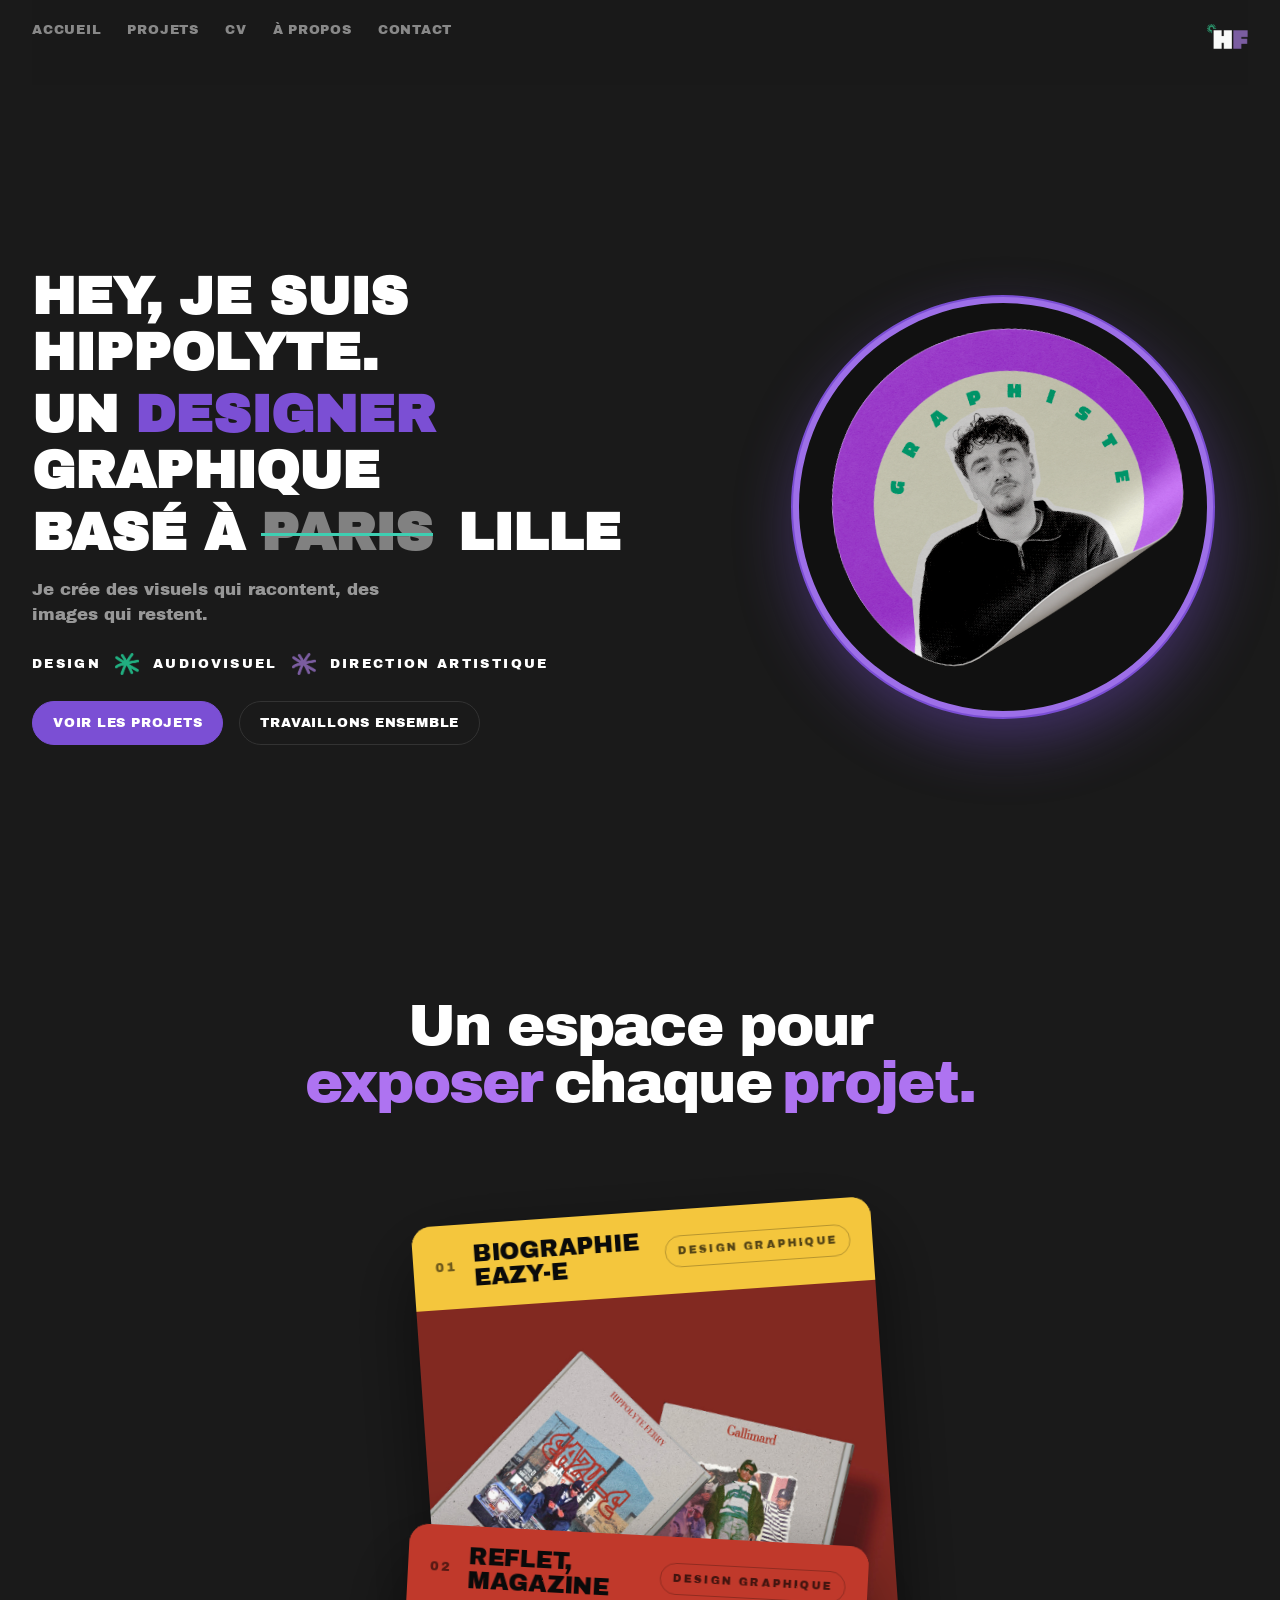
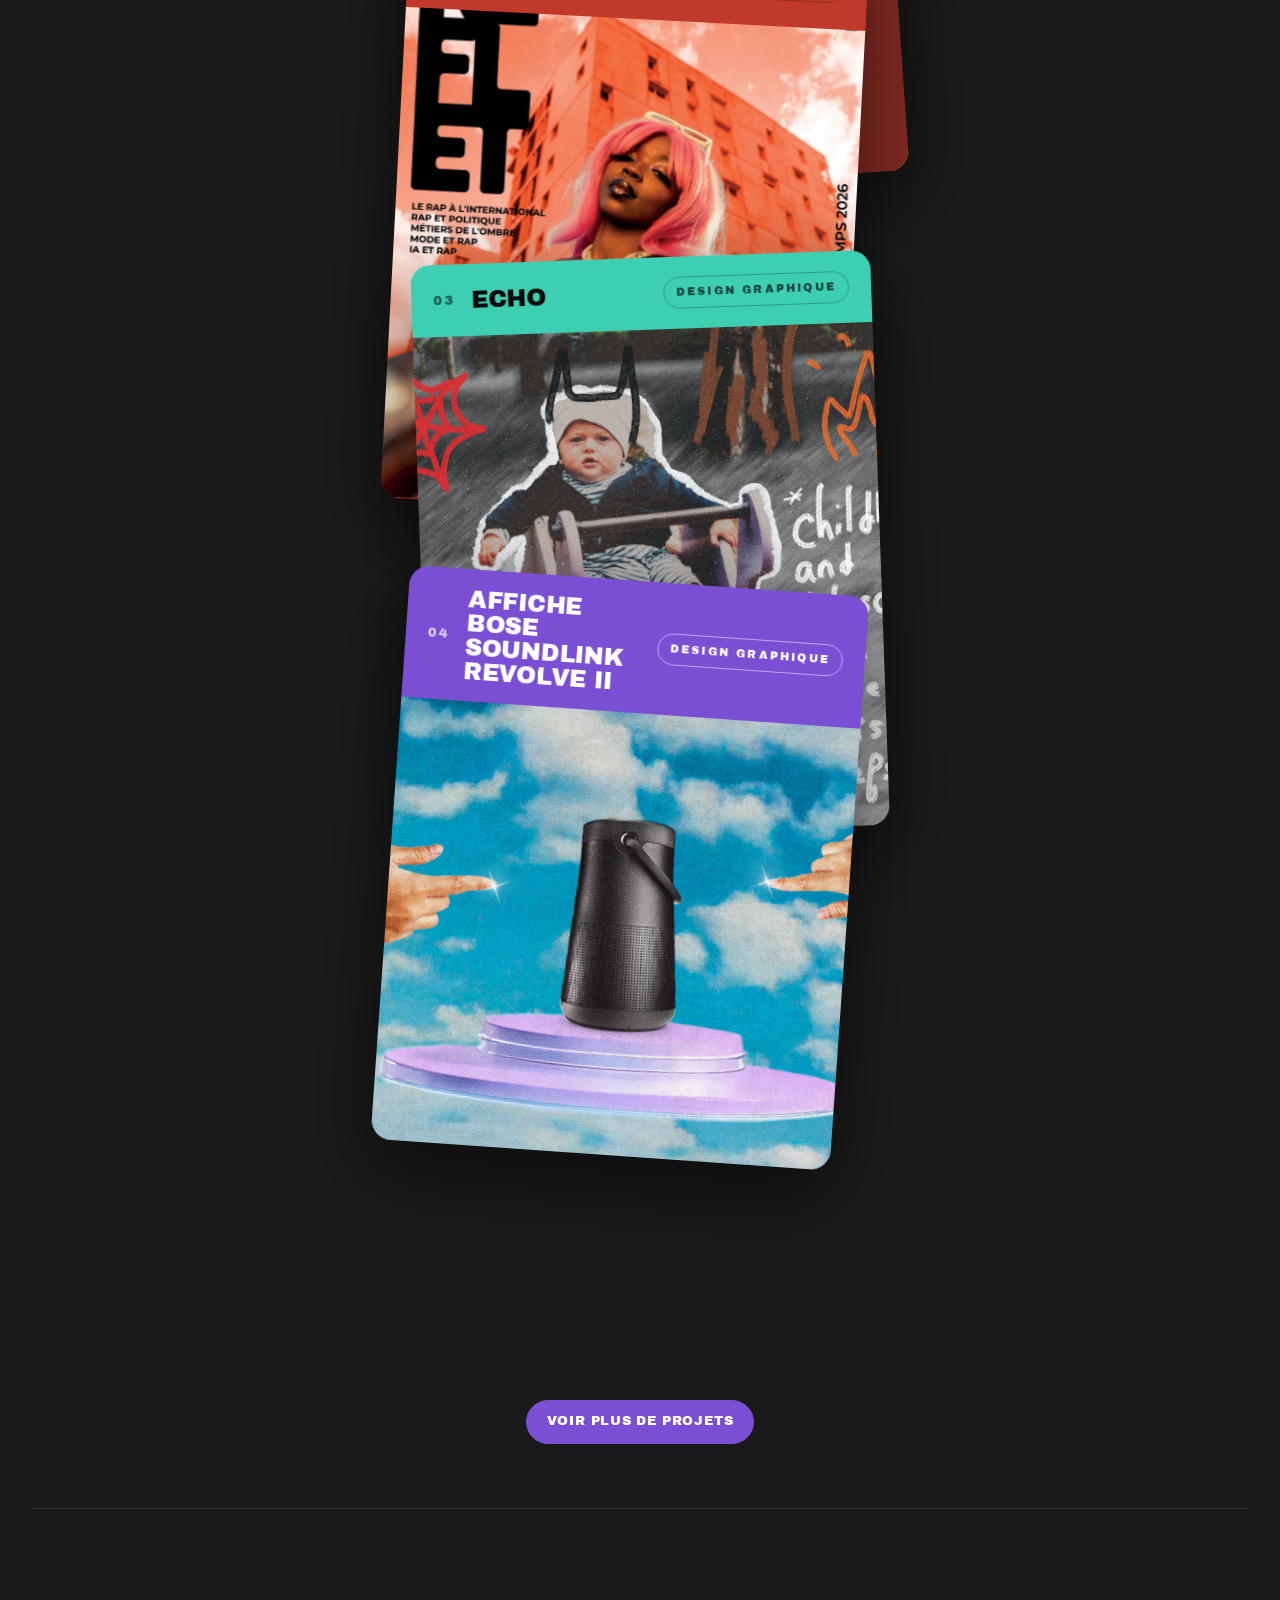
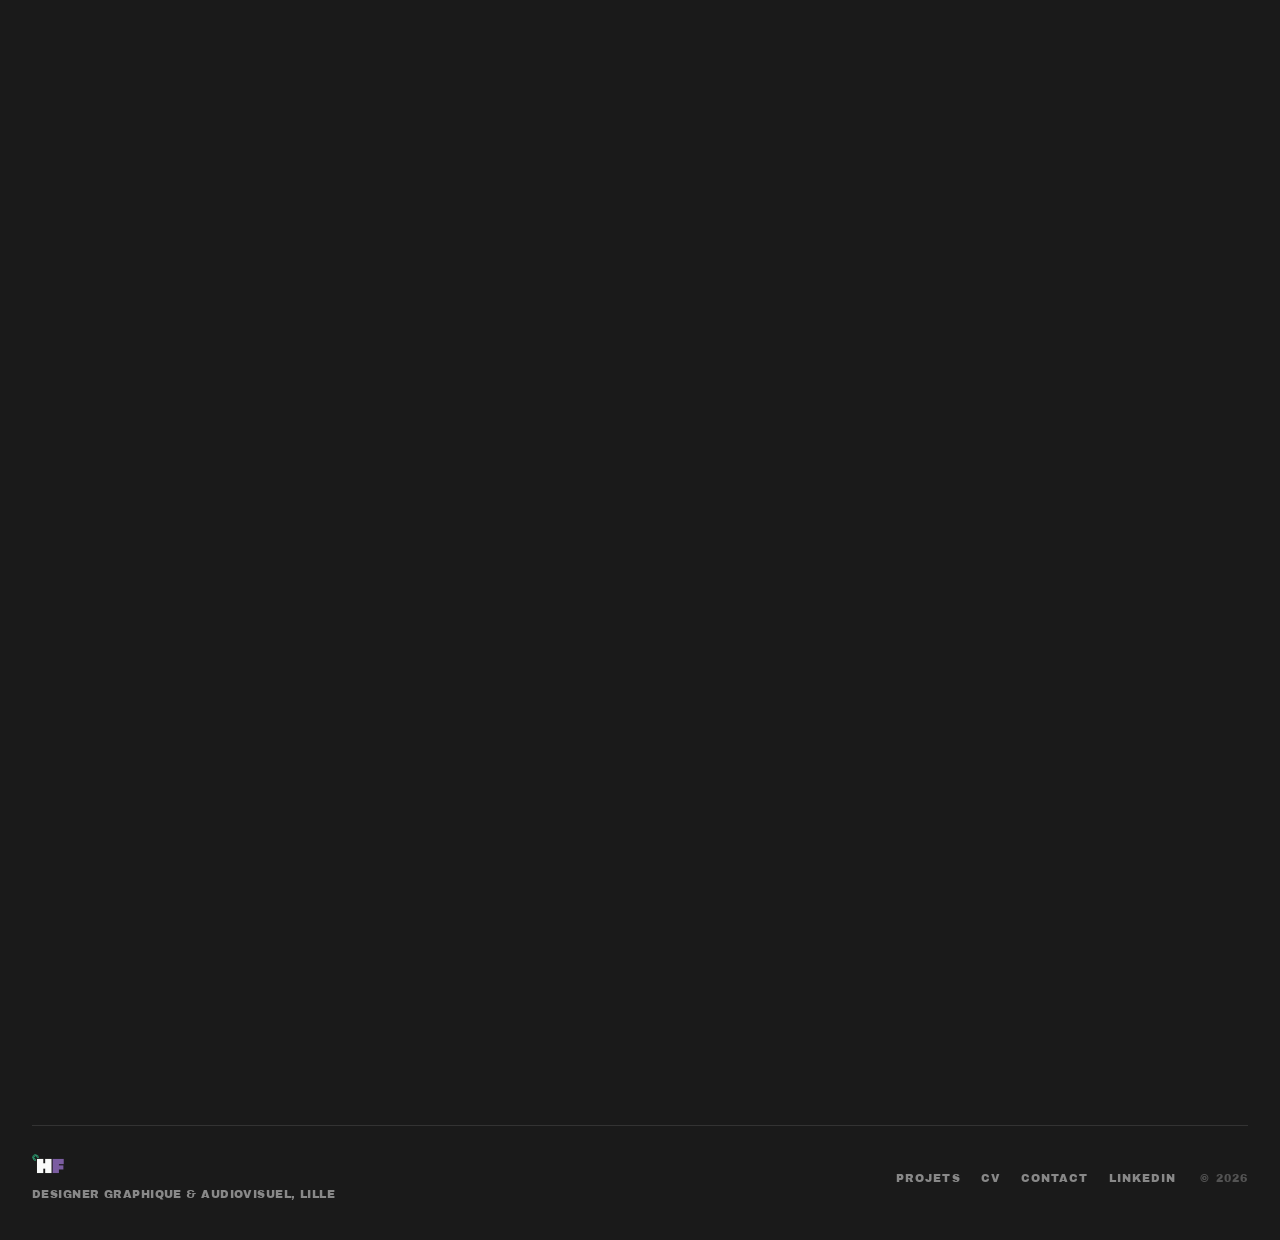
<file: index.html>
<!DOCTYPE html>
<html lang="fr">
  <head>
    <meta charset="UTF-8" />
    <link rel="icon" type="image/png" href="assets/media/logo/HF.png" />
    <meta name="viewport" content="width=device-width, initial-scale=1.0" />
    <title>Hippolyte Ferry — Portfolio</title>
    <meta name="description" content="Portfolio du designer graphique Hippolyte Ferry." />
    <link rel="preconnect" href="https://fonts.googleapis.com" />
    <link rel="preconnect" href="https://fonts.gstatic.com" crossorigin />
    <link rel="stylesheet" href="https://fonts.googleapis.com/css2?family=Archivo+Black&display=swap" />
    <link rel="stylesheet" href="styles.css" />
  </head>
  <body>
    <div id="site-intro" aria-hidden="true">
      <img src="assets/media/logo/HF.png" alt="HF" class="intro-logo brand-img">
    </div>

    <div class="site-shell">
      <header class="site-header">
        <nav class="site-nav" id="site-nav" aria-label="Navigation principale">
          <a href="#top">Accueil</a>
          <a href="projets.html">Projets</a>
          <a href="cv.html">CV</a>
          <a href="#about">À propos</a>
          <a href="#contact">Contact</a>
        </nav>
        <a class="brand" href="#top" aria-label="Retour en haut"><img src="assets/media/logo/HF.png" alt="HF" class="brand-img"></a>
        <button class="nav-toggle" aria-label="Ouvrir le menu" aria-expanded="false" aria-controls="site-nav">
          <span class="nav-toggle__bar"></span>
          <span class="nav-toggle__bar"></span>
          <span class="nav-toggle__bar"></span>
        </button>
      </header>

      <main id="top">
        <section class="hero">
          <div class="hero-copy">
            <h1 class="hero-headline">
              <span class="hero-line">HEY, JE SUIS HIPPOLYTE.</span>
              <span class="hero-line">UN <em>DESIGNER</em> GRAPHIQUE</span>
              <span class="hero-line">BASÉ À <s>PARIS</s> LILLE</span>
            </h1>
            <p class="hero-desc">Je crée des visuels qui racontent, des images qui restent.</p>
            <div class="hero-tags">
              <span>DESIGN</span>
              <img src="assets/media/elements-visuels/tache-vert.png" alt="" class="hero-shape" aria-hidden="true">
              <span>AUDIOVISUEL</span>
              <img src="assets/media/elements-visuels/tache-violet.png" alt="" class="hero-shape" aria-hidden="true">
              <span>DIRECTION ARTISTIQUE</span>
            </div>
            <div class="hero-actions">
              <a class="button button--primary" href="projets.html">Voir les projets</a>
              <a class="button button--ghost" href="#contact">Travaillons ensemble</a>
            </div>
          </div>

          <aside class="hero-photo">
            <div class="photo-sticker">
              <img src="assets/media/profile/stickersnew.png" alt="Portrait d'Hippolyte Ferry" />
            </div>
          </aside>
        </section>

        <section class="stack-cards reveal" aria-label="Un espace pour exposer chaque projet">
          <header class="stack-cards__head">
            <h2>
              <span class="stack-cards__headline-line">Un espace pour</span>
              <span class="stack-cards__headline-line">
                <span class="stack-cards__headline-accent">exposer</span>
                <span>chaque</span>
                <span class="stack-cards__headline-accent">projet.</span>
              </span>
            </h2>
          </header>

          <div class="stack-cards__stage">
            <a class="stack-card stack-card--1" href="project-eazy-e.html" style="background:#f4c63d">
              <div class="stack-card__media">
                <img src="assets/media/eazy-e/2bioeazy-e.jpg" alt="Biographie Eazy-E" />
              </div>
              <div class="stack-card__footer">
                <span class="stack-card__num">01</span>
                <span class="stack-card__title">Biographie Eazy-E</span>
                <span class="stack-card__cat">Design graphique</span>
              </div>
            </a>

            <a class="stack-card stack-card--2" href="project-reflet.html" style="background:#c0392b">
              <div class="stack-card__media">
                <img src="assets/media/reflet/couvmaga.jpg" alt="Reflet, magazine rap" />
              </div>
              <div class="stack-card__footer">
                <span class="stack-card__num">02</span>
                <span class="stack-card__title">Reflet, Magazine</span>
                <span class="stack-card__cat">Design graphique</span>
              </div>
            </a>

            <a class="stack-card stack-card--3" href="project-echo.html" style="background:#3ecfb2">
              <div class="stack-card__media">
                <img src="assets/media/echo/echomontage.jpeg" alt="Echo, collage photographique" />
              </div>
              <div class="stack-card__footer">
                <span class="stack-card__num">03</span>
                <span class="stack-card__title">Echo</span>
                <span class="stack-card__cat">Design graphique</span>
              </div>
            </a>

            <a class="stack-card stack-card--4" href="project-bose.html" style="background:#7b4fd4">
              <div class="stack-card__media">
                <img src="assets/media/bose/visubose.jpg" alt="Affiche Bose SoundLink Revolve II" />
              </div>
              <div class="stack-card__footer">
                <span class="stack-card__num">04</span>
                <span class="stack-card__title">Affiche Bose SoundLink Revolve II</span>
                <span class="stack-card__cat">Design graphique</span>
              </div>
            </a>
          </div>

          <div class="stack-cards__cta">
            <a class="button button--primary" href="projets.html">Voir plus de projets</a>
          </div>
        </section>

        <section class="about-section" id="about">
          <div class="about-layout reveal">

            <div class="about-col about-col--left">
              <h2 class="about-title">Designer curieux, du print au mouvement.</h2>
              <div class="about-stat">
                <span class="about-stat__num">3+</span>
                <span class="about-stat__label">ans de création</span>
              </div>
            </div>

            <div class="about-col about-col--right">
              <p class="about-lead">
                Passionné par l'image sous toutes ses formes, j'aime créer des
                visuels qui attirent l'attention et racontent une histoire. Du
                graphisme au motion design en passant par la vidéo, j'aime
                explorer différents univers créatifs et apprendre constamment
                de nouvelles techniques.
              </p>
              <p>
                Ce qui me plaît dans un projet, c'est de trouver la bonne idée
                et de lui donner vie à travers un design cohérent, impactant et
                adapté à son objectif. J'accorde autant d'importance à
                l'esthétique qu'au message, avec l'envie de produire des
                créations qui ont du sens.
              </p>
              <p>
                Curieux, impliqué et toujours en quête de progression, j'aime
                travailler sur des projets variés, relever de nouveaux défis et
                apporter ma vision tout en restant à l'écoute des besoins de
                chaque projet.
              </p>
              <div class="about-skills">
                <span class="about-skill">Illustrator</span>
                <span class="about-skill">Premiere Pro</span>
                <span class="about-skill">After Effects</span>
                <span class="about-skill">Photoshop</span>
                <span class="about-skill">InDesign</span>
              </div>
            </div>

          </div>
        </section>

        <section class="contact-section reveal" id="contact">
          <div class="contact-layout">
            <div class="contact-copy">
              <h2>Commençons à échanger ensemble !</h2>
              <p class="contact-intro">
                Je suis actuellement à la recherche d'une alternance pour
                septembre 2026 afin de développer mes compétences en design
                graphique et en montage vidéo au sein d'une entreprise.
                N'hésitez pas à me contacter pour échanger autour de mon
                profil et de vos projets.
              </p>
            </div>

            <div class="contact-columns" aria-label="Liens de contact">
              <div class="contact-column">
                <span class="contact-column__label">Explorer</span>
                <a class="contact-link" href="projets.html">
                  <span>Mes projets</span>
                  <span class="contact-link__arrow" aria-hidden="true">&rarr;</span>
                </a>
                <a class="contact-link" href="cv.html">
                  <span>Mon CV</span>
                  <span class="contact-link__arrow" aria-hidden="true">&rarr;</span>
                </a>
                <a class="contact-link" href="#about">
                  <span>À propos</span>
                  <span class="contact-link__arrow" aria-hidden="true">&rarr;</span>
                </a>
              </div>

              <div class="contact-column">
                <span class="contact-column__label">Me joindre</span>
                <a class="contact-link contact-link--primary" href="mailto:hippolyte.ferry@isefac.fr">
                  <span>hippolyte.ferry@isefac.fr</span>
                  <span class="contact-link__arrow" aria-hidden="true">&rarr;</span>
                </a>
                <a class="contact-link" href="tel:+33699705311">
                  <span>06 99 70 53 11</span>
                  <span class="contact-link__arrow" aria-hidden="true">&rarr;</span>
                </a>
                <a class="contact-link" href="https://www.linkedin.com/in/hippolyte-ferry-4ab2b821a/" target="_blank" rel="noreferrer">
                  <span>LinkedIn</span>
                  <span class="contact-link__arrow" aria-hidden="true">&rarr;</span>
                </a>
              </div>
            </div>
          </div>
        </section>
      </main>

      <footer class="site-footer">
        <div class="footer-left">
          <span class="footer-brand"><img src="assets/media/logo/HF.png" alt="HF" class="brand-img"></span>
          <span class="footer-tagline">Designer graphique &amp; audiovisuel, Lille</span>
        </div>
        <nav class="footer-nav" aria-label="Navigation pied de page">
          <a href="projets.html">Projets</a>
          <a href="cv.html">CV</a>
          <a href="mailto:hippolyte.ferry@isefac.fr">Contact</a>
          <a href="https://www.linkedin.com/in/hippolyte-ferry-4ab2b821a/" target="_blank" rel="noreferrer">LinkedIn</a>
        </nav>
        <span class="footer-copy" id="year"></span>
      </footer>
    </div>

    <div class="nav-overlay" id="nav-overlay"></div>
    <button class="scroll-top" aria-label="Retour en haut">↑</button>

    <script src="script.js"></script>
  </body>
</html>
</file>
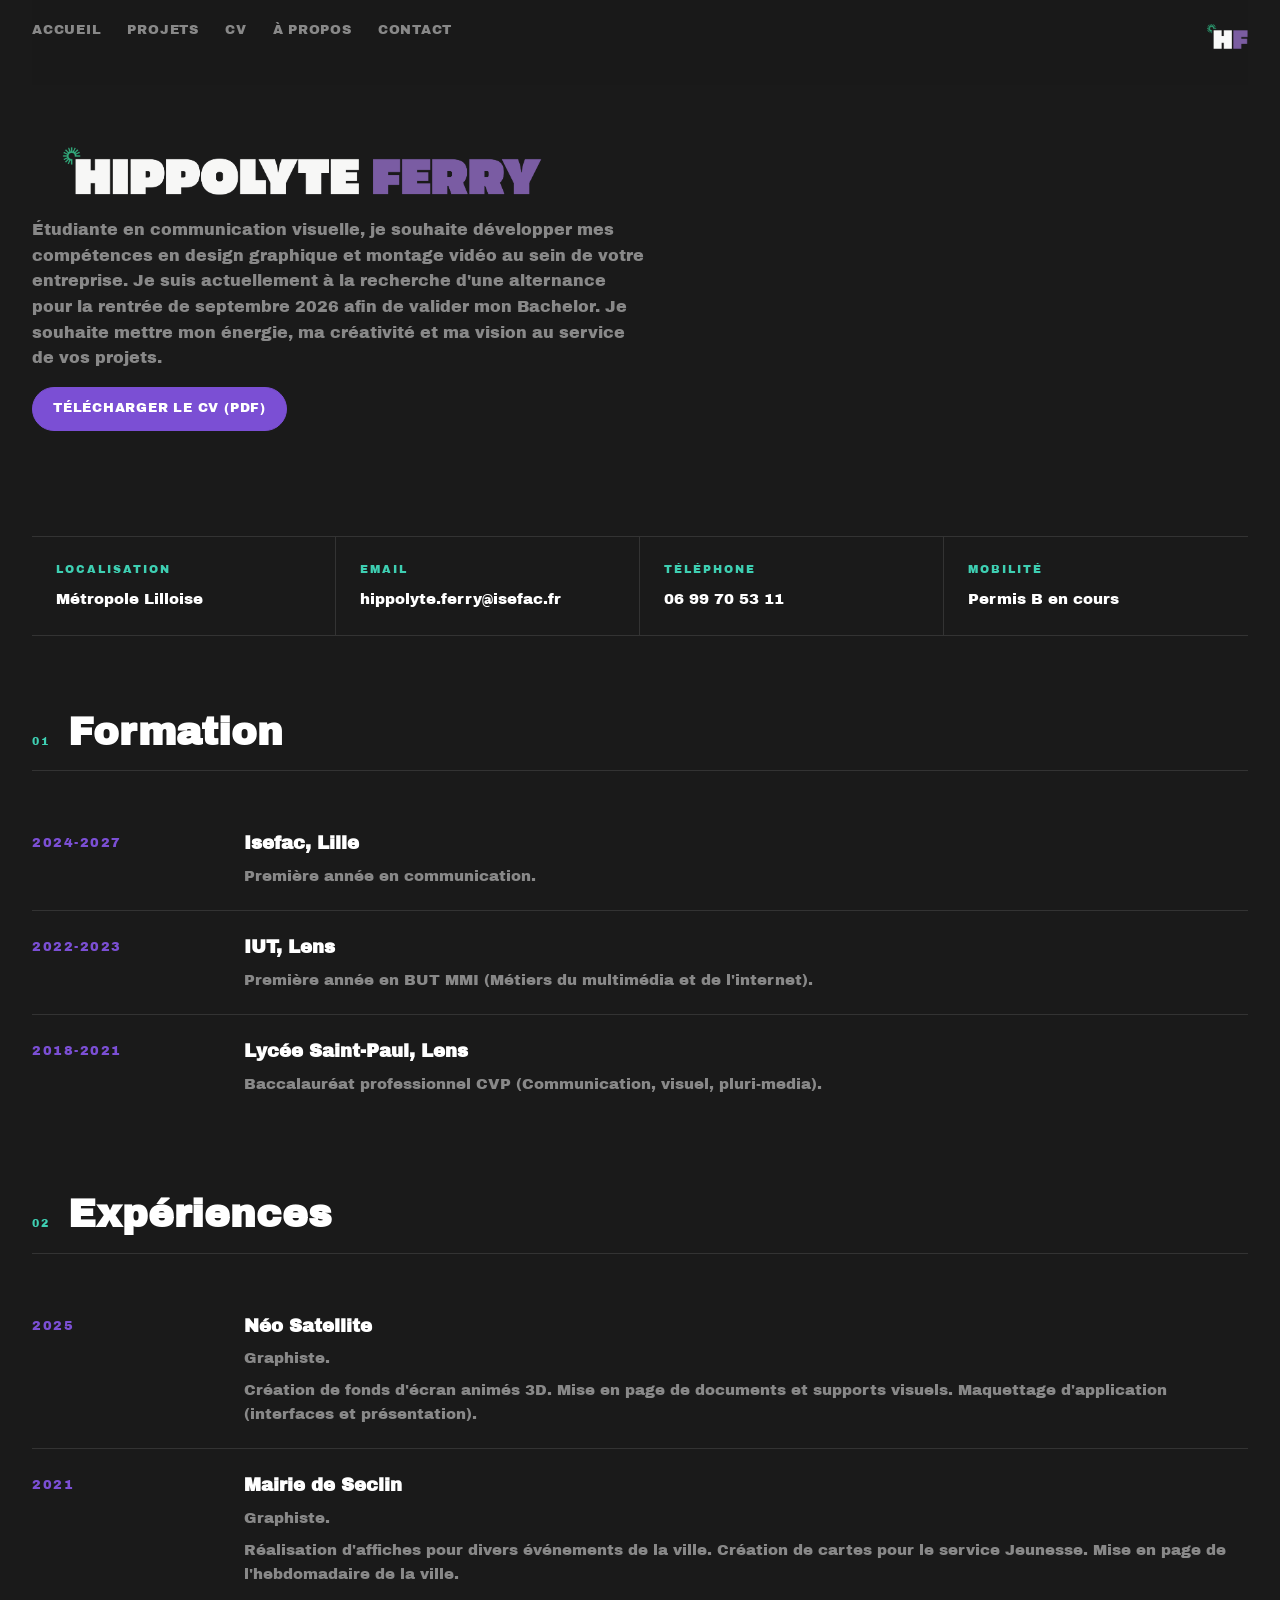
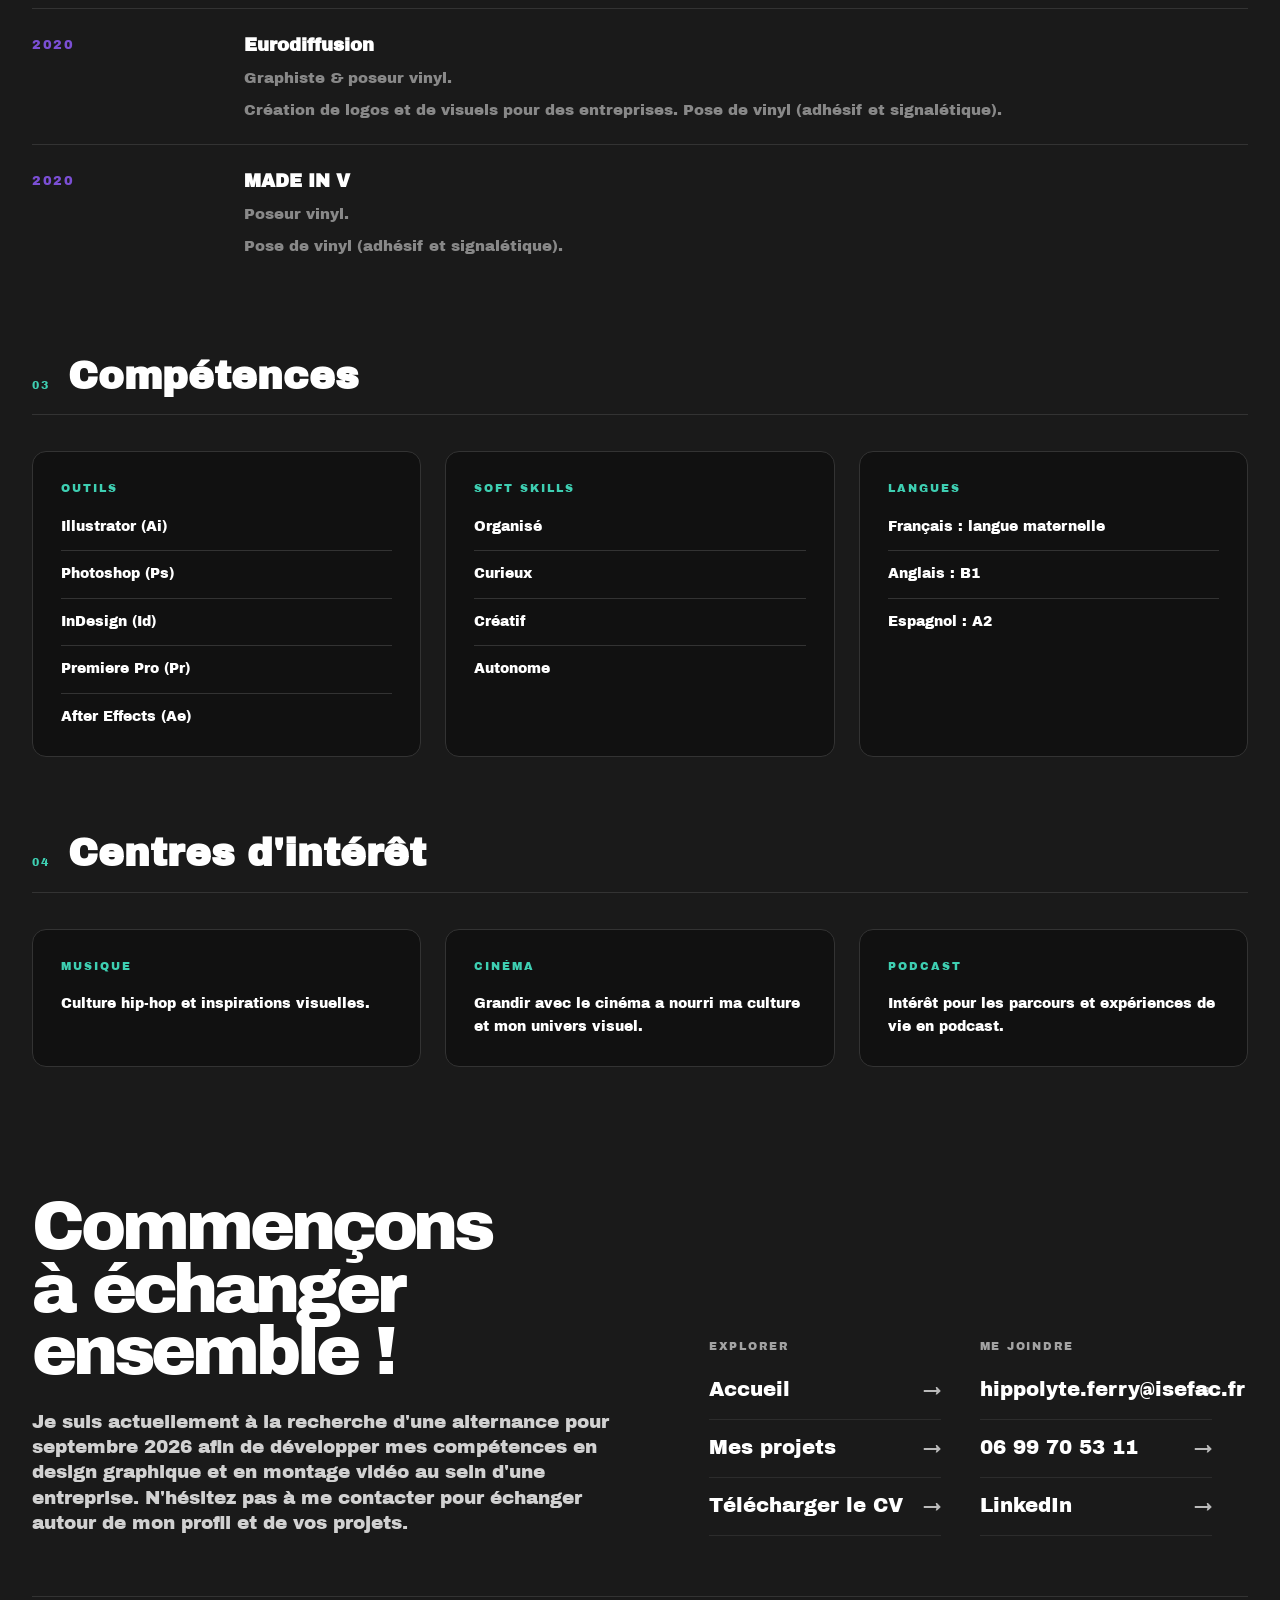
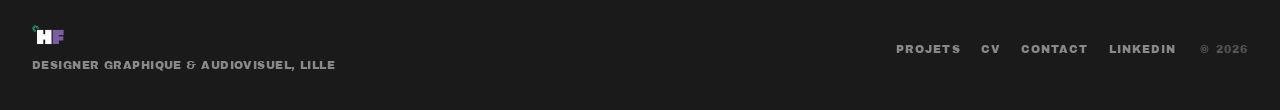
<file: cv.html>
<!DOCTYPE html>
<html lang="fr">
  <head>
    <meta charset="UTF-8" />
    <link rel="icon" type="image/png" href="assets/media/logo/HF.png" />
    <meta name="viewport" content="width=device-width, initial-scale=1.0" />
    <title>Hippolyte Ferry — Portfolio</title>
    <meta name="description" content="Curriculum vitae d'Hippolyte Ferry, étudiant en communication visuelle, designer graphique et audiovisuel." />
    <link rel="preconnect" href="https://fonts.googleapis.com" />
    <link rel="preconnect" href="https://fonts.gstatic.com" crossorigin />
    <link rel="stylesheet" href="https://fonts.googleapis.com/css2?family=Archivo+Black&display=swap" />
    <link rel="stylesheet" href="styles.css" />
  </head>
  <body>
    <div class="scroll-progress" aria-hidden="true"></div>

    <div class="site-shell">
      <header class="site-header">
        <nav class="site-nav" id="site-nav" aria-label="Navigation principale">
          <a href="index.html">Accueil</a>
          <a href="projets.html">Projets</a>
          <a href="cv.html">CV</a>
          <a href="index.html#about">À propos</a>
          <a href="index.html#contact">Contact</a>
        </nav>
        <a class="brand" href="index.html" aria-label="Retour à l'accueil"><img src="assets/media/logo/HF.png" alt="HF" class="brand-img"></a>
        <button class="nav-toggle" aria-label="Ouvrir le menu" aria-expanded="false" aria-controls="site-nav">
          <span class="nav-toggle__bar"></span>
          <span class="nav-toggle__bar"></span>
          <span class="nav-toggle__bar"></span>
        </button>
      </header>

      <main id="top">
        <section class="case-intro reveal">
          <h1 class="cv-logo-img"><img src="assets/media/logo/logo%20.png" alt="Ferry Hippolyte"></h1>
          <p class="case-lede">
            Étudiante en communication visuelle, je souhaite
            développer mes compétences en design graphique
            et montage vidéo au sein de votre entreprise. Je suis
            actuellement à la recherche d'une alternance pour la
            rentrée de septembre 2026 afin de valider mon
            Bachelor. Je souhaite mettre mon énergie, ma
            créativité et ma vision au service de vos projets.
          </p>
          <div class="hero-actions">
            <a class="button button--primary" href="assets/media/cv/cv-ferry-hippolyte.pdf" download>
              Télécharger le CV (PDF)
            </a>
          </div>
        </section>

        <section class="cv-meta reveal">
          <div class="cv-meta__item">
            <span>Localisation</span>
            <strong>Métropole Lilloise</strong>
          </div>
          <div class="cv-meta__item">
            <span>Email</span>
            <strong>hippolyte.ferry@isefac.fr</strong>
          </div>
          <div class="cv-meta__item">
            <span>Téléphone</span>
            <strong>06 99 70 53 11</strong>
          </div>
          <div class="cv-meta__item">
            <span>Mobilité</span>
            <strong>Permis B en cours</strong>
          </div>
        </section>

        <section class="cv-section">
          <header class="cv-section__head reveal">
            <p class="eyebrow">01</p>
            <h2>Formation</h2>
          </header>
          <div class="cv-timeline">
            <article class="cv-entry reveal">
              <div class="cv-entry__date"><span>2024-2027</span></div>
              <div class="cv-entry__body">
                <h3>Isefac, Lille</h3>
                <p>Première année en communication.</p>
              </div>
            </article>
            <article class="cv-entry reveal">
              <div class="cv-entry__date"><span>2022-2023</span></div>
              <div class="cv-entry__body">
                <h3>IUT, Lens</h3>
                <p>Première année en BUT MMI (Métiers du multimédia et de l'internet).</p>
              </div>
            </article>
            <article class="cv-entry reveal">
              <div class="cv-entry__date"><span>2018-2021</span></div>
              <div class="cv-entry__body">
                <h3>Lycée Saint-Paul, Lens</h3>
                <p>Baccalauréat professionnel CVP (Communication, visuel, pluri-media).</p>
              </div>
            </article>
          </div>
        </section>

        <section class="cv-section">
          <header class="cv-section__head reveal">
            <p class="eyebrow">02</p>
            <h2>Expériences</h2>
          </header>
          <div class="cv-timeline">
            <article class="cv-entry reveal">
              <div class="cv-entry__date"><span>2025</span></div>
              <div class="cv-entry__body">
                <h3>Néo Satellite</h3>
                <p>Graphiste.</p>
                <p>Création de fonds d'écran animés 3D. Mise en page de documents et supports visuels. Maquettage d'application (interfaces et présentation).</p>
              </div>
            </article>
            <article class="cv-entry reveal">
              <div class="cv-entry__date"><span>2021</span></div>
              <div class="cv-entry__body">
                <h3>Mairie de Seclin</h3>
                <p>Graphiste.</p>
                <p>Réalisation d'affiches pour divers événements de la ville. Création de cartes pour le service Jeunesse. Mise en page de l'hebdomadaire de la ville.</p>
              </div>
            </article>
            <article class="cv-entry reveal">
              <div class="cv-entry__date"><span>2020</span></div>
              <div class="cv-entry__body">
                <h3>Eurodiffusion</h3>
                <p>Graphiste & poseur vinyl.</p>
                <p>Création de logos et de visuels pour des entreprises. Pose de vinyl (adhésif et signalétique).</p>
              </div>
            </article>
            <article class="cv-entry reveal">
              <div class="cv-entry__date"><span>2020</span></div>
              <div class="cv-entry__body">
                <h3>MADE IN V</h3>
                <p>Poseur vinyl.</p>
                <p>Pose de vinyl (adhésif et signalétique).</p>
              </div>
            </article>
          </div>
        </section>

        <section class="cv-section">
          <header class="cv-section__head reveal">
            <p class="eyebrow">03</p>
            <h2>Compétences</h2>
          </header>
          <div class="cv-skills reveal">
            <div class="cv-skill-group">
              <span class="cv-skill-label">Outils</span>
              <ul>
                <li>Illustrator (Ai)</li>
                <li>Photoshop (Ps)</li>
                <li>InDesign (Id)</li>
                <li>Premiere Pro (Pr)</li>
                <li>After Effects (Ae)</li>
              </ul>
            </div>
            <div class="cv-skill-group">
              <span class="cv-skill-label">Soft skills</span>
              <ul>
                <li>Organisé</li>
                <li>Curieux</li>
                <li>Créatif</li>
                <li>Autonome</li>
              </ul>
            </div>
            <div class="cv-skill-group">
              <span class="cv-skill-label">Langues</span>
              <ul>
                <li>Français : langue maternelle</li>
                <li>Anglais : B1</li>
                <li>Espagnol : A2</li>
              </ul>
            </div>
          </div>
        </section>

        <section class="cv-section">
          <header class="cv-section__head reveal">
            <p class="eyebrow">04</p>
            <h2>Centres d'intérêt</h2>
          </header>
          <div class="cv-skills reveal">
            <div class="cv-skill-group">
              <span class="cv-skill-label">Musique</span>
              <ul>
                <li>Culture hip-hop et inspirations visuelles.</li>
              </ul>
            </div>
            <div class="cv-skill-group">
              <span class="cv-skill-label">Cinéma</span>
              <ul>
                <li>Grandir avec le cinéma a nourri ma culture et mon univers visuel.</li>
              </ul>
            </div>
            <div class="cv-skill-group">
              <span class="cv-skill-label">Podcast</span>
              <ul>
                <li>Intérêt pour les parcours et expériences de vie en podcast.</li>
              </ul>
            </div>
          </div>
        </section>

        <section class="contact-section reveal" id="contact" style="margin-top: clamp(80px, 10vw, 140px)">
          <div class="contact-layout">
            <div class="contact-copy">
              <h2>Commençons à échanger ensemble !</h2>
              <p class="contact-intro">
                Je suis actuellement à la recherche d'une alternance pour
                septembre 2026 afin de développer mes compétences en design
                graphique et en montage vidéo au sein d'une entreprise.
                N'hésitez pas à me contacter pour échanger autour de mon
                profil et de vos projets.
              </p>
            </div>

            <div class="contact-columns" aria-label="Liens de contact">
              <div class="contact-column">
                <span class="contact-column__label">Explorer</span>
                <a class="contact-link" href="index.html">
                  <span>Accueil</span>
                  <span class="contact-link__arrow" aria-hidden="true">&rarr;</span>
                </a>
                <a class="contact-link" href="projets.html">
                  <span>Mes projets</span>
                  <span class="contact-link__arrow" aria-hidden="true">&rarr;</span>
                </a>
                <a class="contact-link" href="assets/media/cv/cv-ferry-hippolyte.pdf" download>
                  <span>Télécharger le CV</span>
                  <span class="contact-link__arrow" aria-hidden="true">&rarr;</span>
                </a>
              </div>

              <div class="contact-column">
                <span class="contact-column__label">Me joindre</span>
                <a class="contact-link contact-link--primary" href="mailto:hippolyte.ferry@isefac.fr">
                  <span>hippolyte.ferry@isefac.fr</span>
                  <span class="contact-link__arrow" aria-hidden="true">&rarr;</span>
                </a>
                <a class="contact-link" href="tel:+33699705311">
                  <span>06 99 70 53 11</span>
                  <span class="contact-link__arrow" aria-hidden="true">&rarr;</span>
                </a>
                <a class="contact-link" href="https://www.linkedin.com/in/hippolyte-ferry-4ab2b821a/" target="_blank" rel="noreferrer">
                  <span>LinkedIn</span>
                  <span class="contact-link__arrow" aria-hidden="true">&rarr;</span>
                </a>
              </div>
            </div>
          </div>
        </section>
      </main>

      <footer class="site-footer">
        <div class="footer-left">
          <span class="footer-brand"><img src="assets/media/logo/HF.png" alt="HF" class="brand-img"></span>
          <span class="footer-tagline">Designer graphique &amp; audiovisuel, Lille</span>
        </div>
        <nav class="footer-nav" aria-label="Navigation pied de page">
          <a href="projets.html">Projets</a>
          <a href="cv.html">CV</a>
          <a href="mailto:hippolyte.ferry@isefac.fr">Contact</a>
          <a href="https://www.linkedin.com/in/hippolyte-ferry-4ab2b821a/" target="_blank" rel="noreferrer">LinkedIn</a>
        </nav>
        <span class="footer-copy" id="year"></span>
      </footer>
    </div>

    <div class="nav-overlay" id="nav-overlay"></div>
    <button class="scroll-top" aria-label="Retour en haut">↑</button>

    <script src="script.js"></script>
  </body>
</html>
</file>
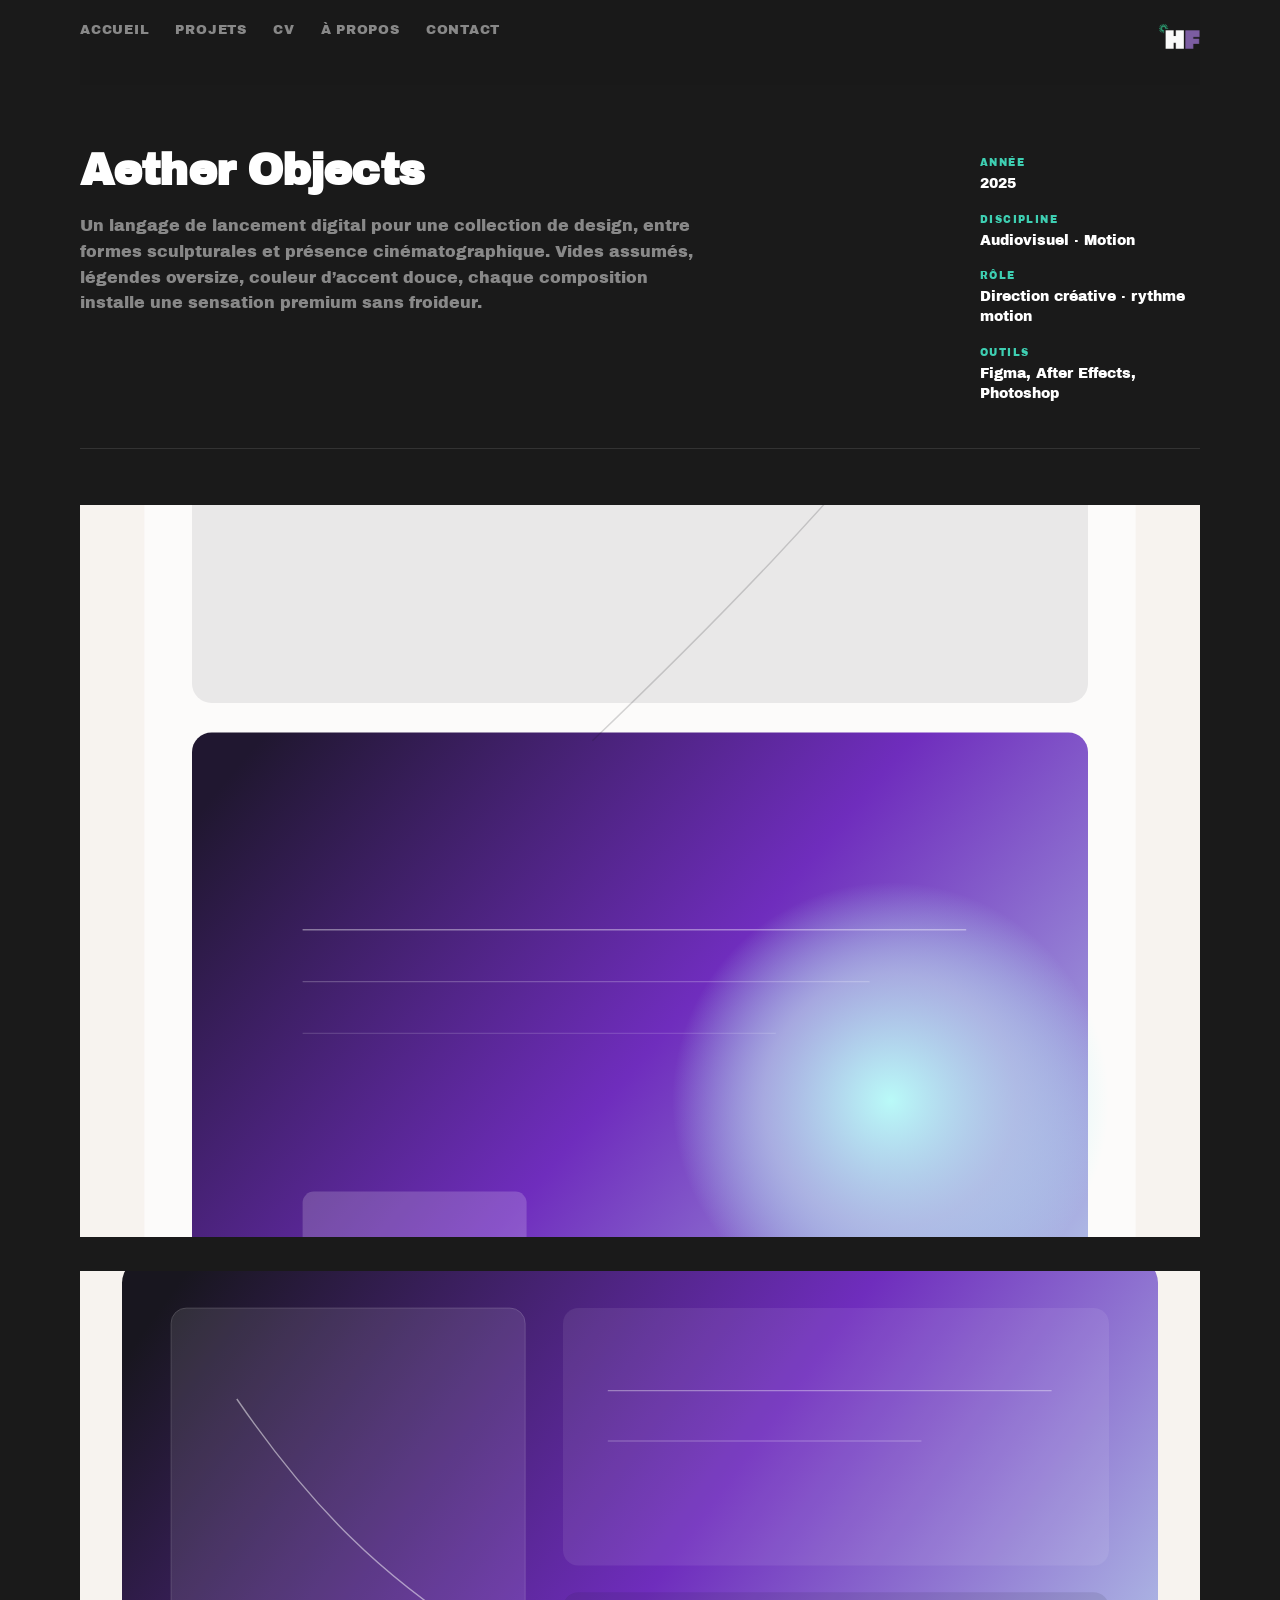
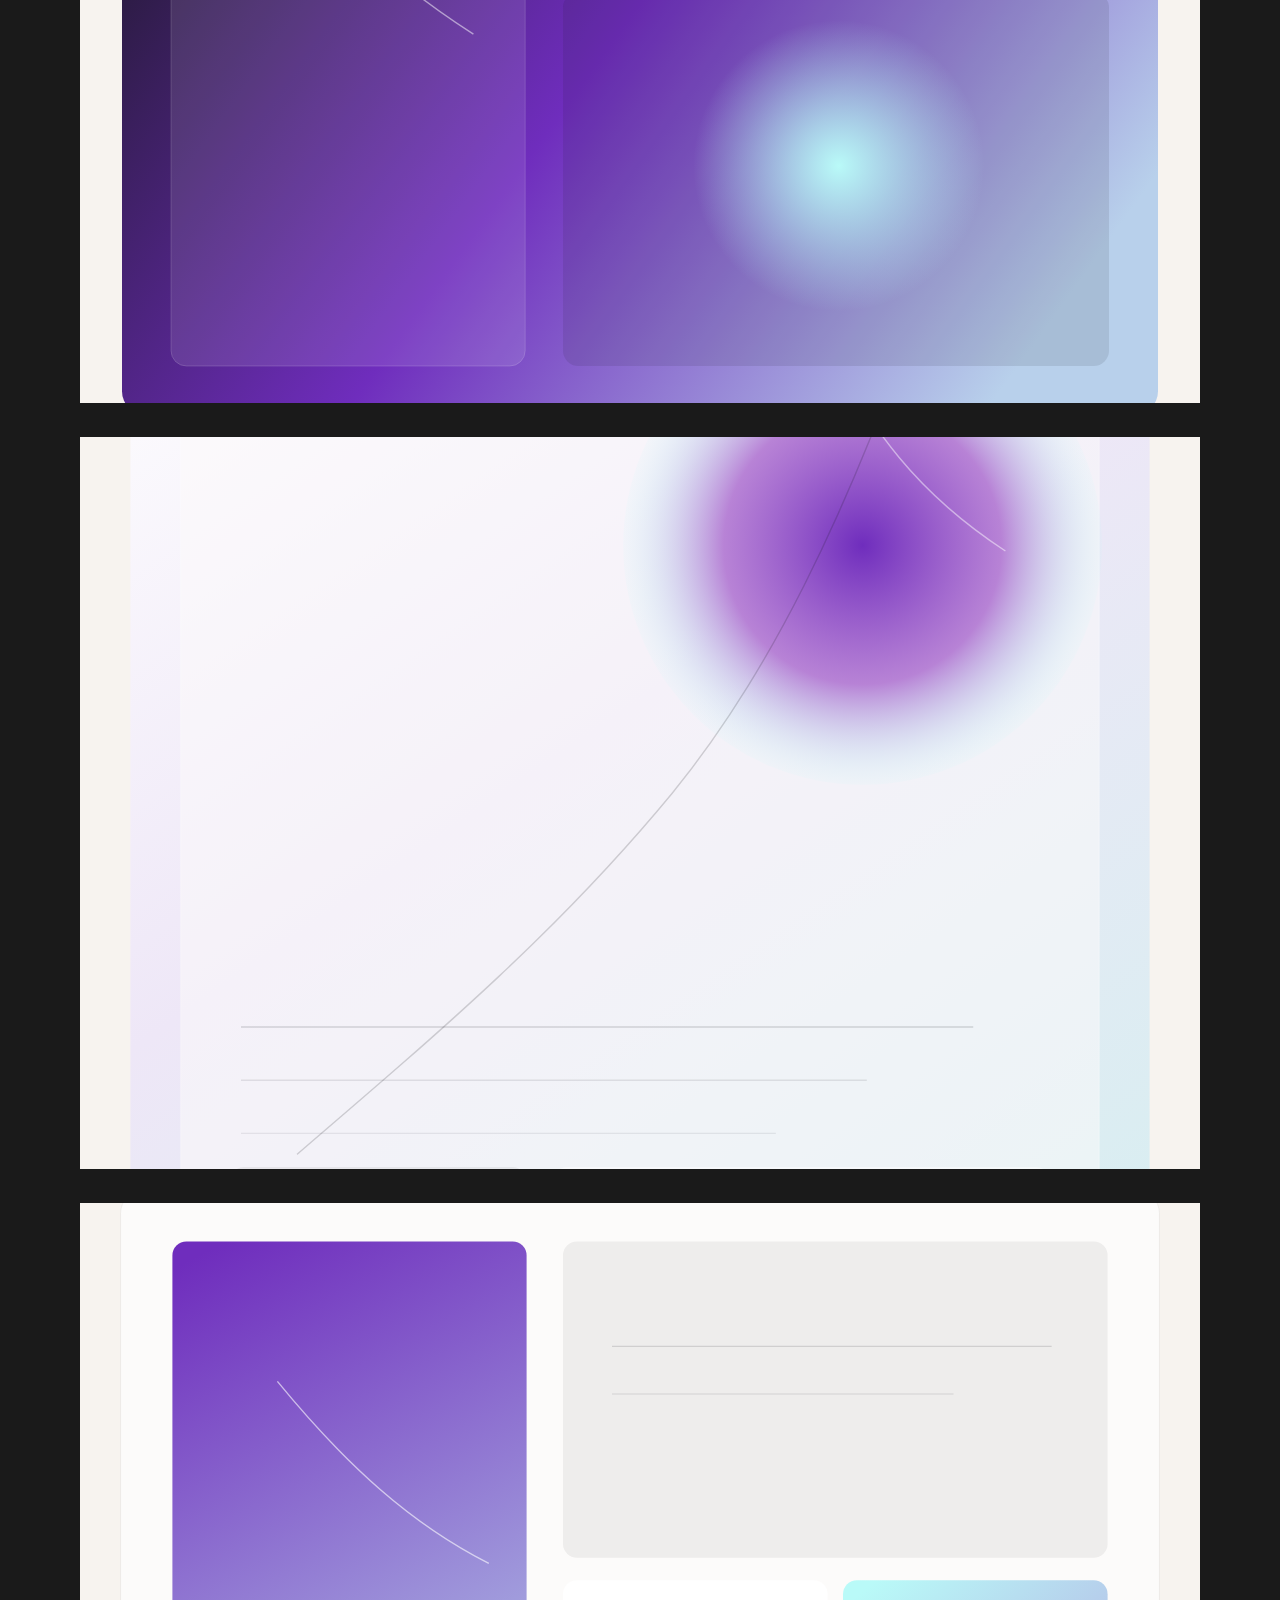
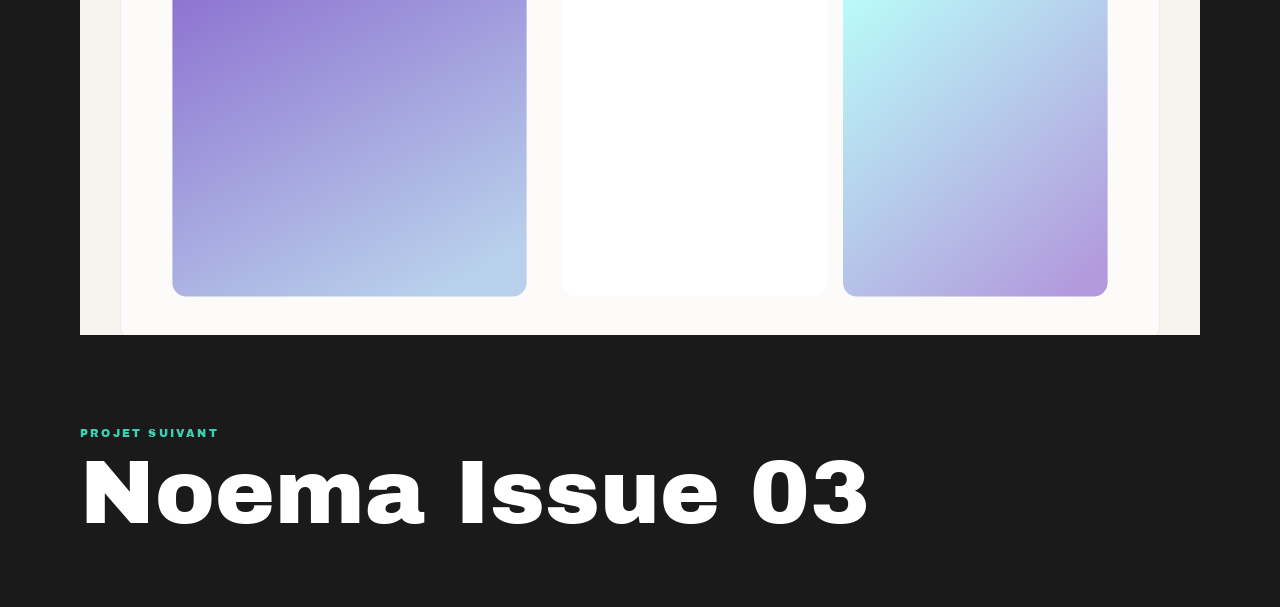
<file: project-aether.html>
<!DOCTYPE html>
<html lang="fr">
  <head>
    <meta charset="UTF-8" />
    <link rel="icon" type="image/png" href="assets/media/logo/HF.png" />
    <meta name="viewport" content="width=device-width, initial-scale=1.0" />
    <title>Hippolyte Ferry — Portfolio</title>
    <meta
      name="description"
      content="Étude de cas Aether Objects par Hippolyte Ferry."
    />
    <link rel="preconnect" href="https://fonts.googleapis.com" />
    <link rel="preconnect" href="https://fonts.gstatic.com" crossorigin />
    <link rel="stylesheet" href="https://fonts.googleapis.com/css2?family=Archivo+Black&display=swap" />
    <link rel="stylesheet" href="styles.css" />
  </head>
  <body class="project-page">
    <div class="site-shell">
      <header class="site-header">
        <nav class="site-nav" id="site-nav" aria-label="Navigation du projet">
          <a href="index.html">Accueil</a>
          <a href="projets.html">Projets</a>
          <a href="cv.html">CV</a>
          <a href="index.html#about">À propos</a>
          <a href="index.html#contact">Contact</a>
        </nav>
        <a class="brand" href="index.html" aria-label="Retour à l'accueil"><img src="assets/media/logo/HF.png" alt="HF" class="brand-img"></a>
        <button class="nav-toggle" aria-label="Ouvrir le menu" aria-expanded="false" aria-controls="site-nav">
          <span class="nav-toggle__bar"></span>
          <span class="nav-toggle__bar"></span>
          <span class="nav-toggle__bar"></span>
        </button>
      </header>

      <main>
        <header class="project-header reveal">
          <div>
            <h1>Aether Objects</h1>
            <p class="case-lede">Un langage de lancement digital pour une collection de design, entre formes sculpturales et présence cinématographique. Vides assumés, légendes oversize, couleur d’accent douce, chaque composition installe une sensation premium sans froideur.</p>
          </div>
          <aside class="project-header__meta">
            <div class="project-header__meta-item"><span>Année</span><strong>2025</strong></div>
            <div class="project-header__meta-item"><span>Discipline</span><strong>Audiovisuel · Motion</strong></div>
            <div class="project-header__meta-item"><span>Rôle</span><strong>Direction créative · rythme motion</strong></div>
            <div class="project-header__meta-item"><span>Outils</span><strong>Figma, After Effects, Photoshop</strong></div>
          </aside>
        </header>

        <section class="project-gallery project-gallery--uniform" aria-label="Visuels du projet Aether Objects">
          <figure class="project-gallery__item reveal">
            <img src="assets/media/aether/aether-main.svg" alt="Visuel principal d’Aether Objects" />
          </figure>
          <figure class="project-gallery__item reveal reveal-delay">
            <img src="assets/media/aether/aether-detail.svg" alt="Détail visuel d’Aether Objects" />
          </figure>
          <figure class="project-gallery__item reveal">
            <img src="assets/media/aether/sillage-main.svg" alt="Système visuel complémentaire d’Aether Objects" />
          </figure>
          <figure class="project-gallery__item reveal reveal-delay">
            <img src="assets/media/aether/sillage-detail.svg" alt="Détail du système visuel d’Aether Objects" />
          </figure>
        </section>

        <section class="next-project reveal">
          <p class="eyebrow">Projet suivant</p>
          <a href="project-noema.html">Noema Issue 03</a>
        </section>
      </main>
    </div>
    <script src="script.js"></script>
  </body>
</html>
</file>
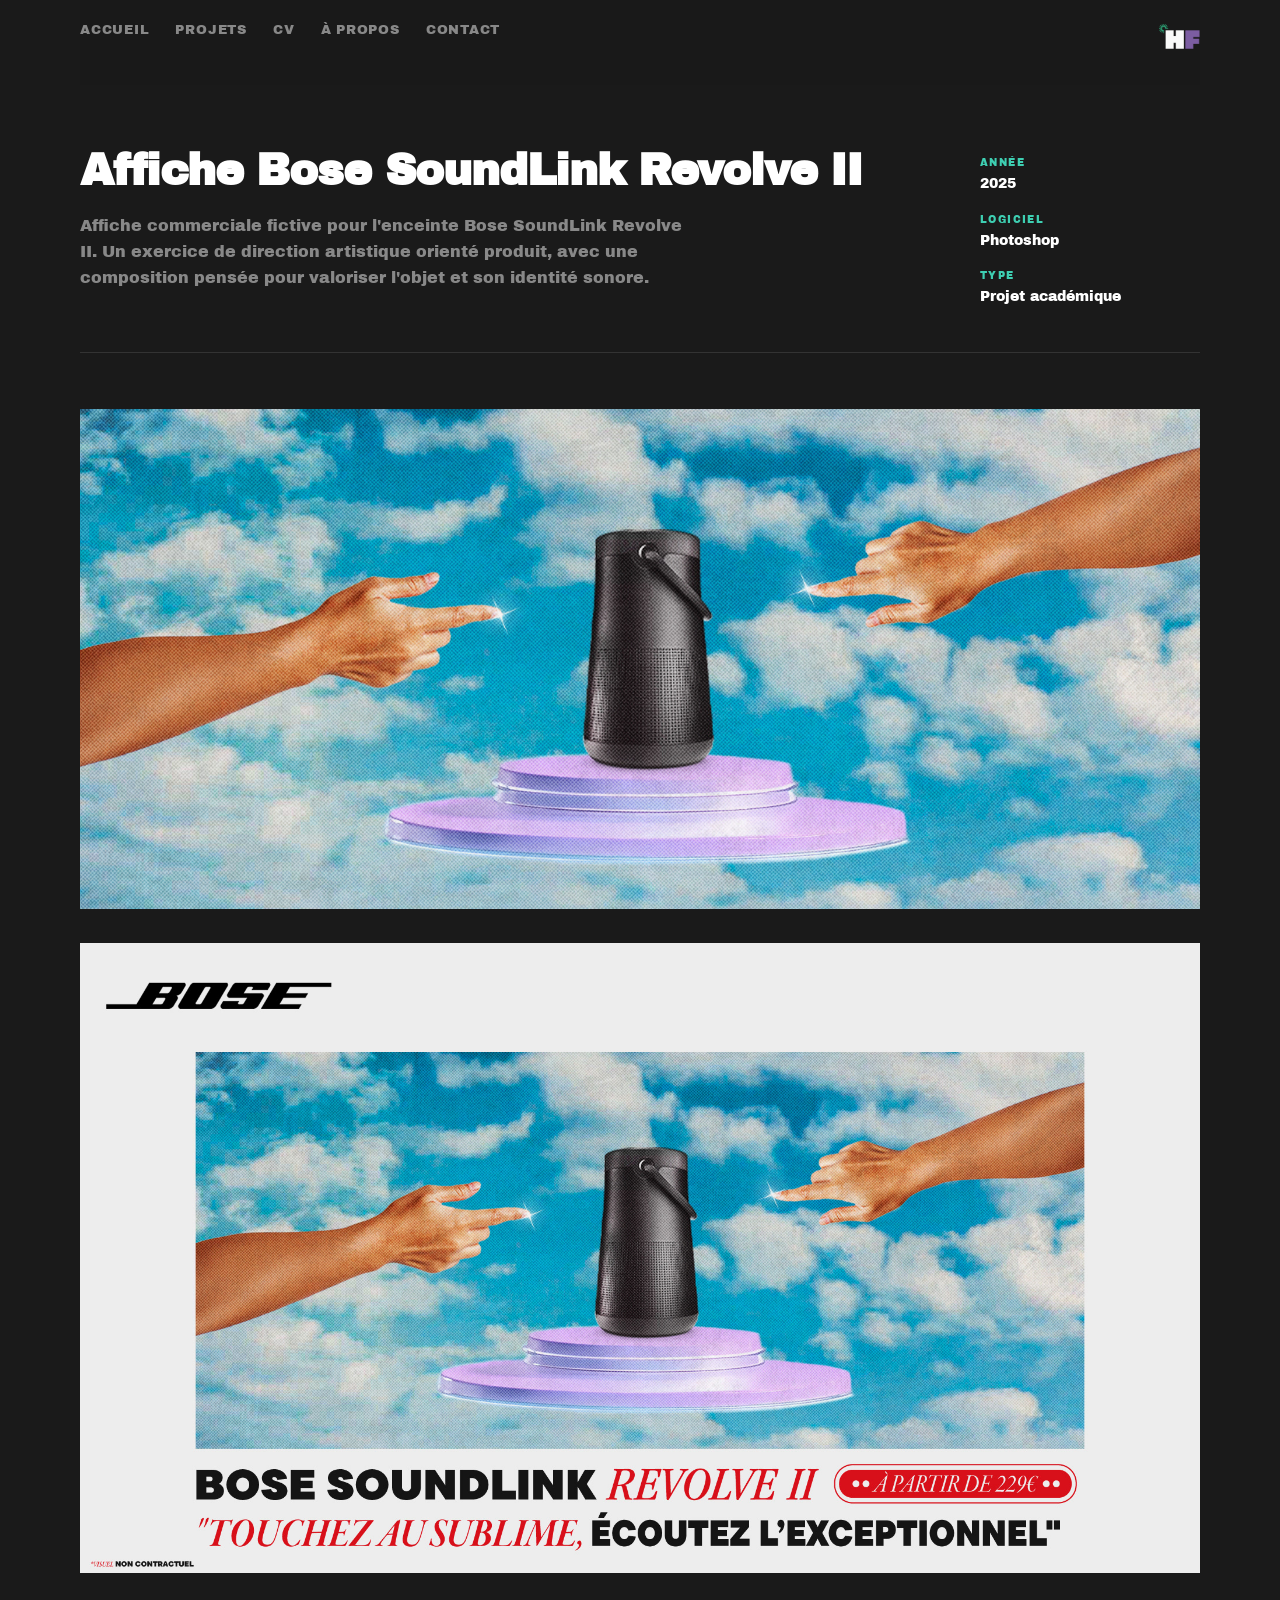
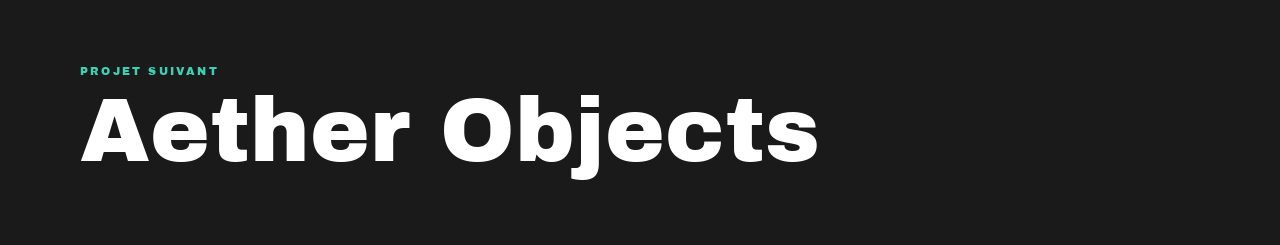
<file: project-bose.html>
<!DOCTYPE html>
<html lang="fr">
  <head>
    <meta charset="UTF-8" />
    <link rel="icon" type="image/png" href="assets/media/logo/HF.png" />
    <meta name="viewport" content="width=device-width, initial-scale=1.0" />
    <title>Hippolyte Ferry — Portfolio</title>
    <meta name="description" content="Affiche commerciale fictive pour l'enceinte Bose SoundLink Revolve II, projet design graphique par Hippolyte Ferry." />
    <link rel="preconnect" href="https://fonts.googleapis.com" />
    <link rel="preconnect" href="https://fonts.gstatic.com" crossorigin />
    <link rel="stylesheet" href="https://fonts.googleapis.com/css2?family=Archivo+Black&display=swap" />
    <link rel="stylesheet" href="styles.css" />
  </head>
  <body class="project-page">
    <div class="scroll-progress" aria-hidden="true"></div>

    <div class="site-shell">
      <header class="site-header">
        <nav class="site-nav" id="site-nav" aria-label="Navigation du projet">
          <a href="index.html">Accueil</a>
          <a href="projets.html">Projets</a>
          <a href="cv.html">CV</a>
          <a href="index.html#about">À propos</a>
          <a href="index.html#contact">Contact</a>
        </nav>
        <a class="brand" href="index.html" aria-label="Retour à l'accueil"><img src="assets/media/logo/HF.png" alt="HF" class="brand-img"></a>
        <button class="nav-toggle" aria-label="Ouvrir le menu" aria-expanded="false" aria-controls="site-nav">
          <span class="nav-toggle__bar"></span>
          <span class="nav-toggle__bar"></span>
          <span class="nav-toggle__bar"></span>
        </button>
      </header>

      <main>
        <header class="project-header reveal">
          <div>
            <h1>Affiche Bose SoundLink Revolve II</h1>
            <p class="case-lede">Affiche commerciale fictive pour l'enceinte Bose SoundLink Revolve II. Un exercice de direction artistique orienté produit, avec une composition pensée pour valoriser l'objet et son identité sonore.</p>
          </div>
          <aside class="project-header__meta">
            <div class="project-header__meta-item"><span>Année</span><strong>2025</strong></div>
            <div class="project-header__meta-item"><span>Logiciel</span><strong>Photoshop</strong></div>
            <div class="project-header__meta-item"><span>Type</span><strong>Projet académique</strong></div>
          </aside>
        </header>

        <section class="project-gallery" aria-label="Visuels du projet Bose">
          <figure class="project-gallery__item reveal">
            <img src="assets/media/bose/visubose.jpg" alt="Visuel, Bose SoundLink Revolve II" />
          </figure>
          <figure class="project-gallery__item reveal reveal-delay">
            <img src="assets/media/bose/affichebose.jpg" alt="Affiche finale, Bose SoundLink Revolve II" />
          </figure>
        </section>

        <!-- Next project -->
        <section class="next-project reveal">
          <p class="eyebrow">Projet suivant</p>
          <a href="project-aether.html">Aether Objects</a>
        </section>
      </main>
    </div>

    <div class="nav-overlay" id="nav-overlay"></div>

    <button class="scroll-top" aria-label="Retour en haut">↑</button>

    <script src="script.js"></script>
  </body>
</html>
</file>
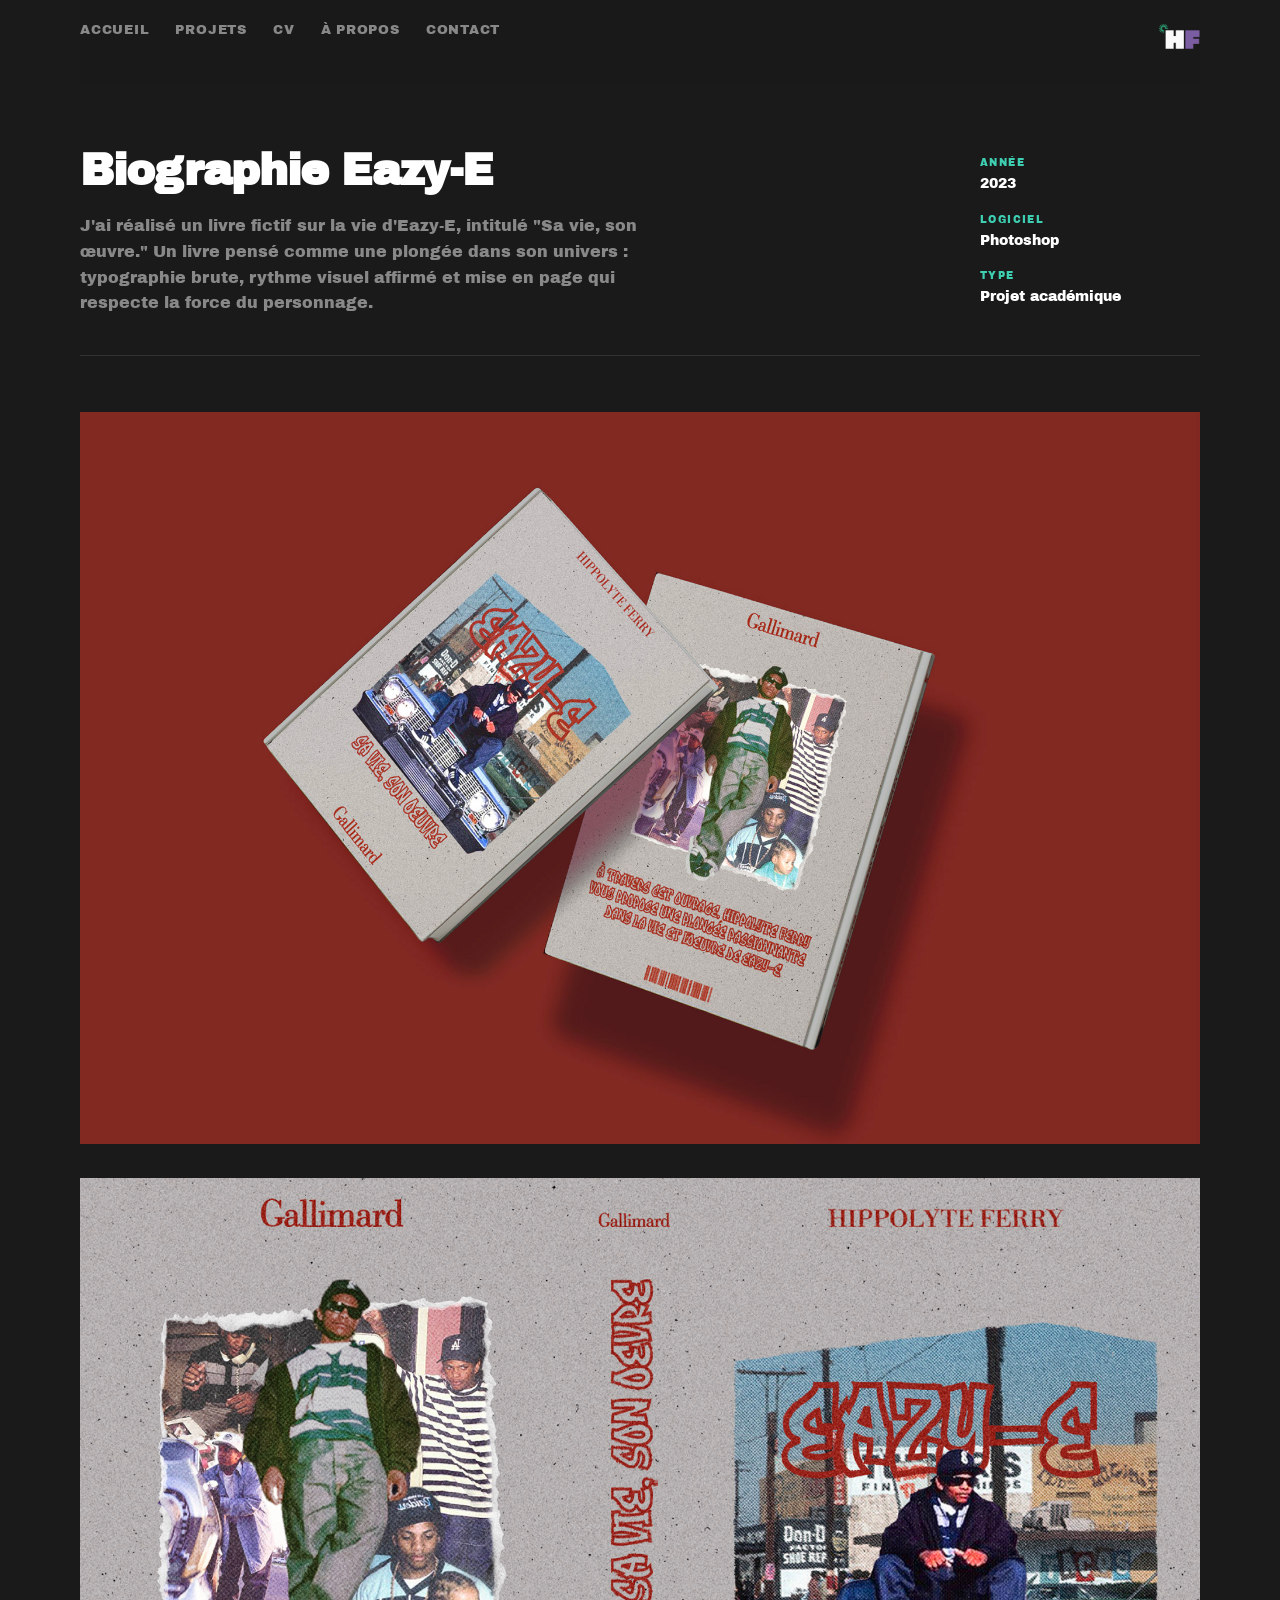
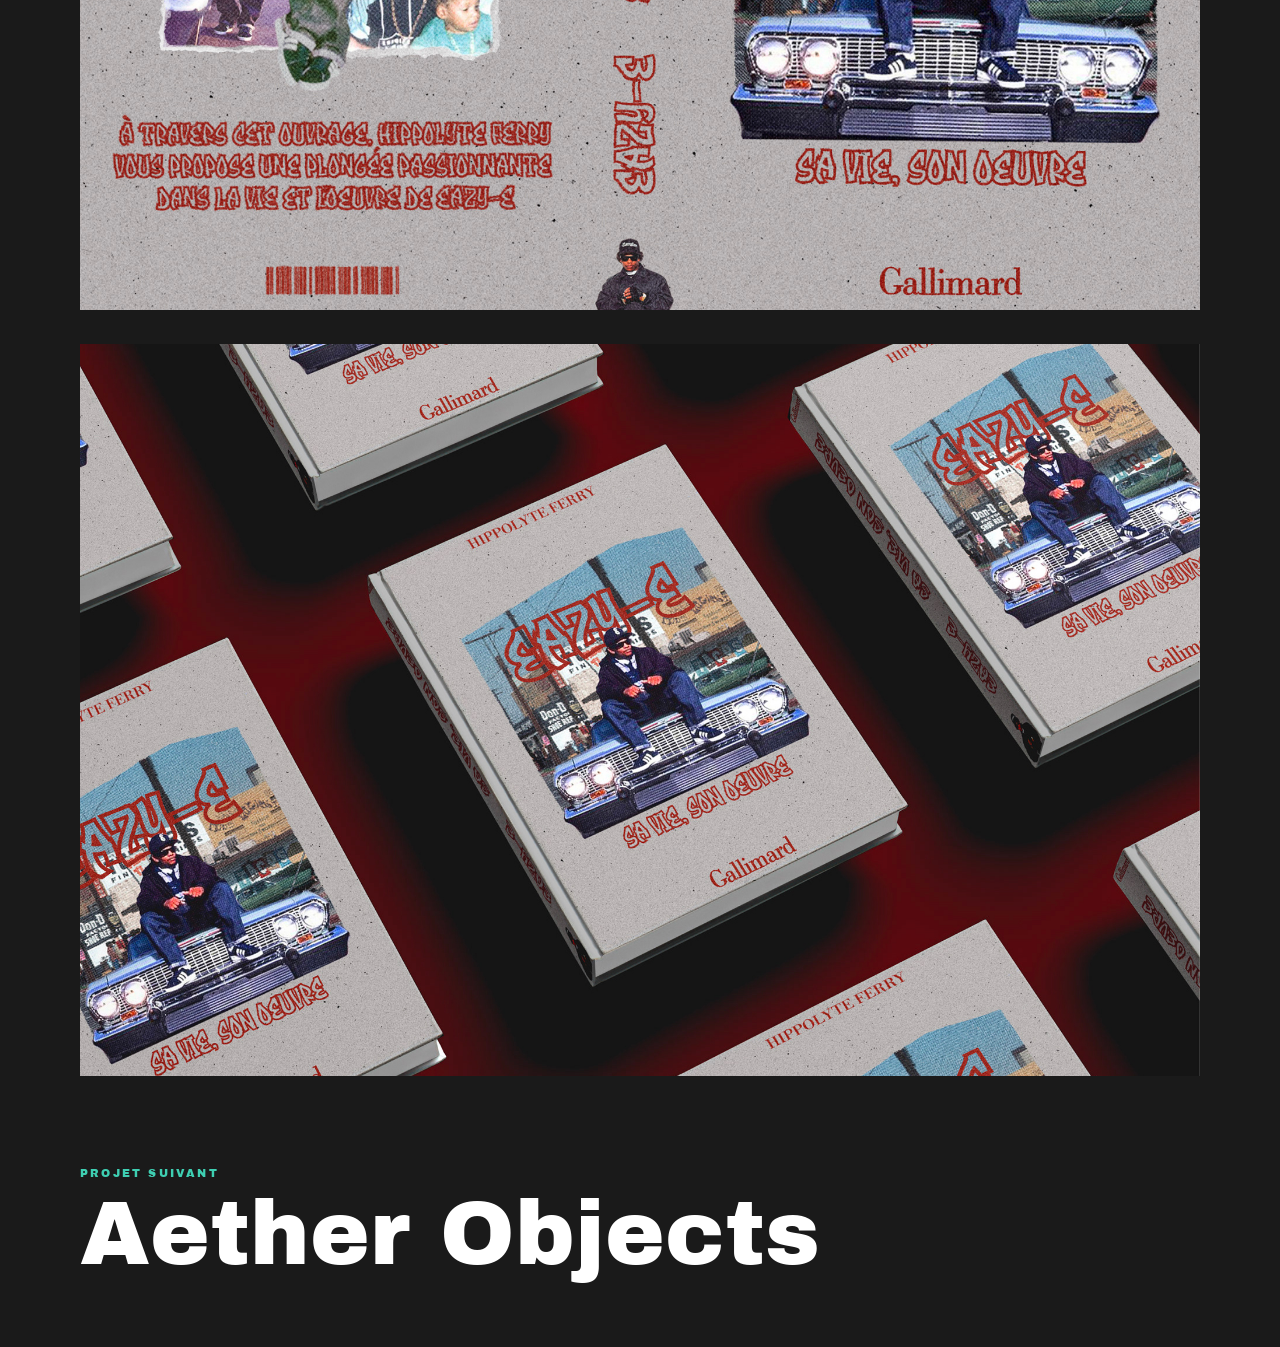
<file: project-eazy-e.html>
<!DOCTYPE html>
<html lang="fr">
  <head>
    <meta charset="UTF-8" />
    <link rel="icon" type="image/png" href="assets/media/logo/HF.png" />
    <meta name="viewport" content="width=device-width, initial-scale=1.0" />
    <title>Hippolyte Ferry — Portfolio</title>
    <meta name="description" content="J'ai réalisé un livre fictif sur la vie d'Eazy-E, intitulé &quot;Sa vie, son œuvre.&quot;" />
    <link rel="preconnect" href="https://fonts.googleapis.com" />
    <link rel="preconnect" href="https://fonts.gstatic.com" crossorigin />
    <link rel="stylesheet" href="https://fonts.googleapis.com/css2?family=Archivo+Black&display=swap" />
    <link rel="stylesheet" href="styles.css" />
  </head>
  <body class="project-page">
    <div class="scroll-progress" aria-hidden="true"></div>

    <div class="site-shell">
      <header class="site-header">
        <nav class="site-nav" id="site-nav" aria-label="Navigation du projet">
          <a href="index.html">Accueil</a>
          <a href="projets.html">Projets</a>
          <a href="cv.html">CV</a>
          <a href="index.html#about">À propos</a>
          <a href="index.html#contact">Contact</a>
        </nav>
        <a class="brand" href="index.html" aria-label="Retour à l'accueil"><img src="assets/media/logo/HF.png" alt="HF" class="brand-img"></a>
        <button class="nav-toggle" aria-label="Ouvrir le menu" aria-expanded="false" aria-controls="site-nav">
          <span class="nav-toggle__bar"></span>
          <span class="nav-toggle__bar"></span>
          <span class="nav-toggle__bar"></span>
        </button>
      </header>

      <main>
        <header class="project-header reveal">
          <div>
            <h1>Biographie Eazy-E</h1>
            <p class="case-lede">J'ai réalisé un livre fictif sur la vie d'Eazy-E, intitulé "Sa vie, son œuvre." Un livre pensé comme une plongée dans son univers : typographie brute, rythme visuel affirmé et mise en page qui respecte la force du personnage.</p>
          </div>
          <aside class="project-header__meta">
            <div class="project-header__meta-item"><span>Année</span><strong>2023</strong></div>
            <div class="project-header__meta-item"><span>Logiciel</span><strong>Photoshop</strong></div>
            <div class="project-header__meta-item"><span>Type</span><strong>Projet académique</strong></div>
          </aside>
        </header>

        <section class="project-gallery project-gallery--uniform" aria-label="Visuels du projet Eazy-E">
          <figure class="project-gallery__item reveal">
            <img src="assets/media/eazy-e/2bioeazy-e.jpg" alt="Couverture, Biographie Eazy-E" />
          </figure>
          <figure class="project-gallery__item reveal reveal-delay">
            <img src="assets/media/eazy-e/1bioeazy-e.jpg" alt="Intérieur du livre, Biographie Eazy-E" />
          </figure>
          <figure class="project-gallery__item reveal">
            <img src="assets/media/eazy-e/3bioeazy-e.jpg" alt="Détail éditorial, Biographie Eazy-E" />
          </figure>
        </section>

        <!-- Next project -->
        <section class="next-project reveal">
          <p class="eyebrow">Projet suivant</p>
          <a href="project-aether.html">Aether Objects</a>
        </section>
      </main>
    </div>

    <div class="nav-overlay" id="nav-overlay"></div>

    <button class="scroll-top" aria-label="Retour en haut">↑</button>

    <script src="script.js"></script>
  </body>
</html>
</file>
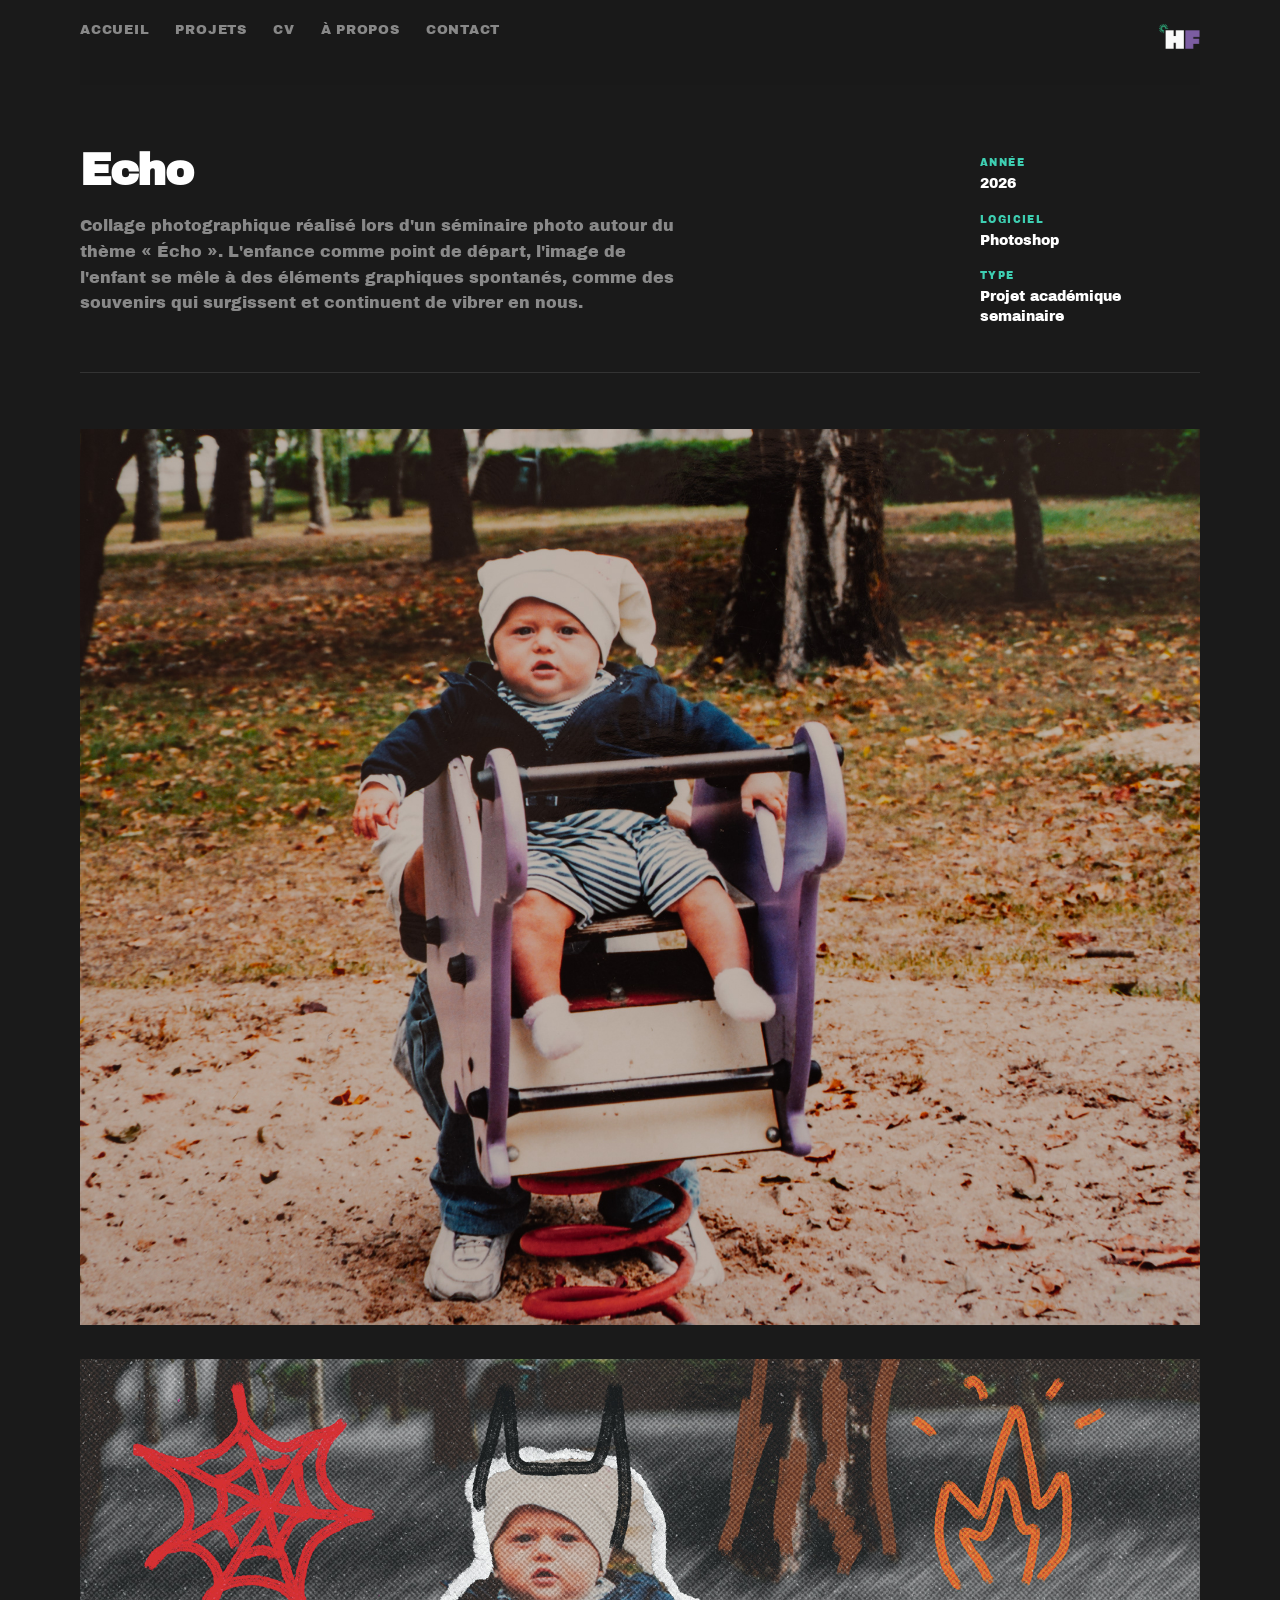
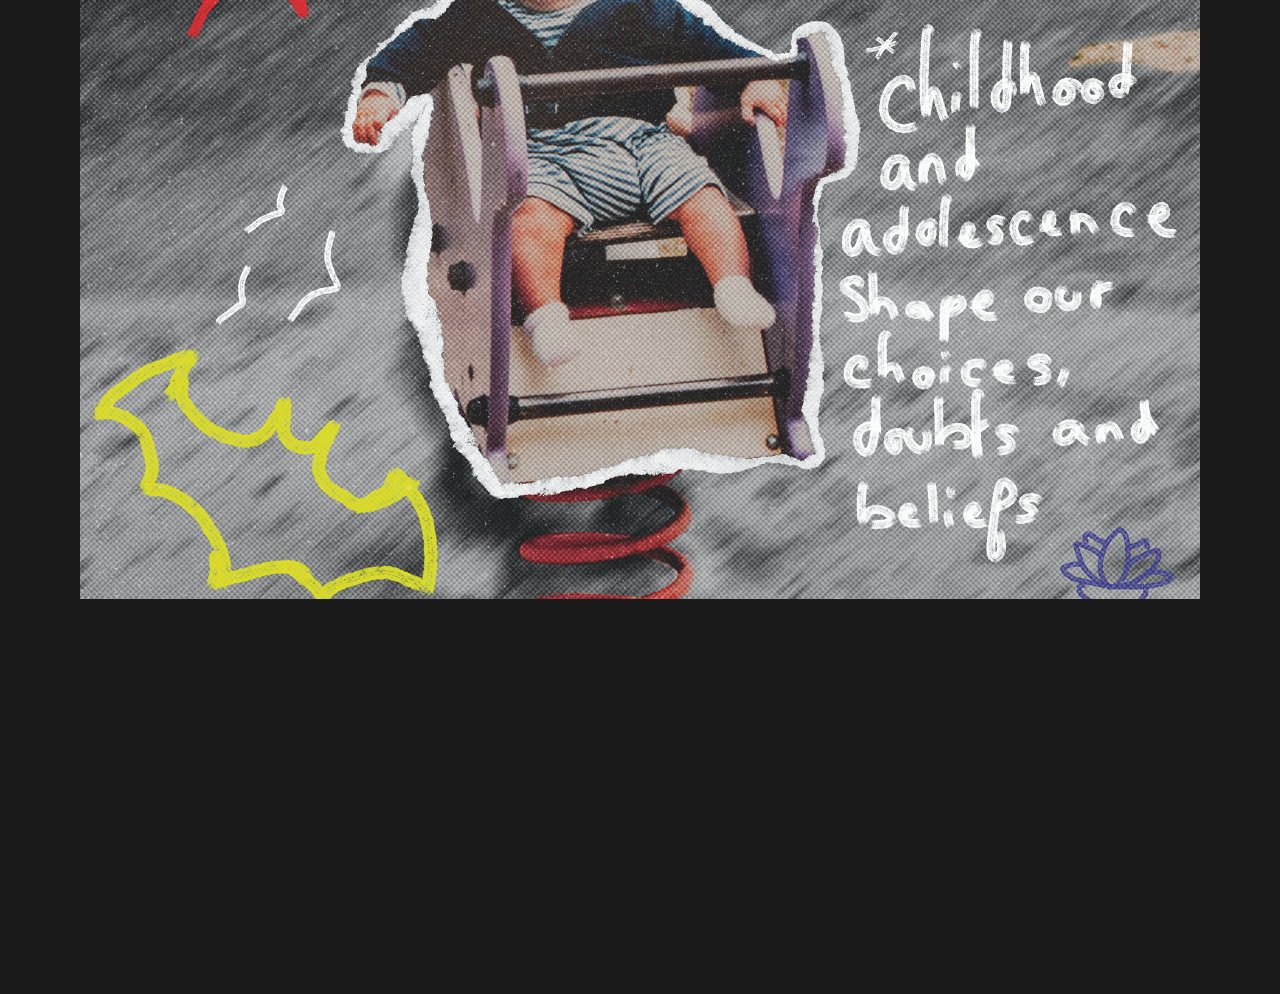
<file: project-echo.html>
<!DOCTYPE html>
<html lang="fr">
  <head>
    <meta charset="UTF-8" />
    <link rel="icon" type="image/png" href="assets/media/logo/HF.png" />
    <meta name="viewport" content="width=device-width, initial-scale=1.0" />
    <title>Hippolyte Ferry — Portfolio</title>
    <meta name="description" content="Echo, collage photographique autour de l'enfance, réalisé dans le cadre d'un séminaire photo. Projet par Hippolyte Ferry." />
    <link rel="preconnect" href="https://fonts.googleapis.com" />
    <link rel="preconnect" href="https://fonts.gstatic.com" crossorigin />
    <link rel="stylesheet" href="https://fonts.googleapis.com/css2?family=Archivo+Black&display=swap" />
    <link rel="stylesheet" href="styles.css" />
  </head>
  <body class="project-page">
    <div class="scroll-progress" aria-hidden="true"></div>

    <div class="site-shell">
      <header class="site-header">
        <nav class="site-nav" id="site-nav" aria-label="Navigation du projet">
          <a href="index.html">Accueil</a>
          <a href="projets.html">Projets</a>
          <a href="cv.html">CV</a>
          <a href="index.html#about">À propos</a>
          <a href="index.html#contact">Contact</a>
        </nav>
        <a class="brand" href="index.html" aria-label="Retour à l'accueil"><img src="assets/media/logo/HF.png" alt="HF" class="brand-img"></a>
        <button class="nav-toggle" aria-label="Ouvrir le menu" aria-expanded="false" aria-controls="site-nav">
          <span class="nav-toggle__bar"></span>
          <span class="nav-toggle__bar"></span>
          <span class="nav-toggle__bar"></span>
        </button>
      </header>

      <main>
        <header class="project-header reveal">
          <div>
            <h1>Echo</h1>
            <p class="case-lede">Collage photographique réalisé lors d'un séminaire photo autour du thème « Écho ». L'enfance comme point de départ, l'image de l'enfant se mêle à des éléments graphiques spontanés, comme des souvenirs qui surgissent et continuent de vibrer en nous.</p>
          </div>
          <aside class="project-header__meta">
            <div class="project-header__meta-item"><span>Année</span><strong>2026</strong></div>
            <div class="project-header__meta-item"><span>Logiciel</span><strong>Photoshop</strong></div>
            <div class="project-header__meta-item"><span>Type</span><strong>Projet académique semainaire</strong></div>
          </aside>
        </header>

        <section class="project-gallery" aria-label="Visuels du projet Echo">
          <figure class="project-gallery__item reveal">
            <img src="assets/media/echo/echobase.jpg" alt="Echo, photographie de base" />
          </figure>
          <figure class="project-gallery__item reveal reveal-delay">
            <img src="assets/media/echo/echomontage.jpeg" alt="Echo, collage photographique final" />
          </figure>
        </section>

        <!-- Next project -->
        <section class="next-project reveal">
          <p class="eyebrow">Projet suivant</p>
          <a href="project-bose.html">Affiche Bose SoundLink Revolve II</a>
        </section>
      </main>
    </div>

    <div class="nav-overlay" id="nav-overlay"></div>

    <button class="scroll-top" aria-label="Retour en haut">↑</button>

    <script src="script.js"></script>
  </body>
</html>
</file>
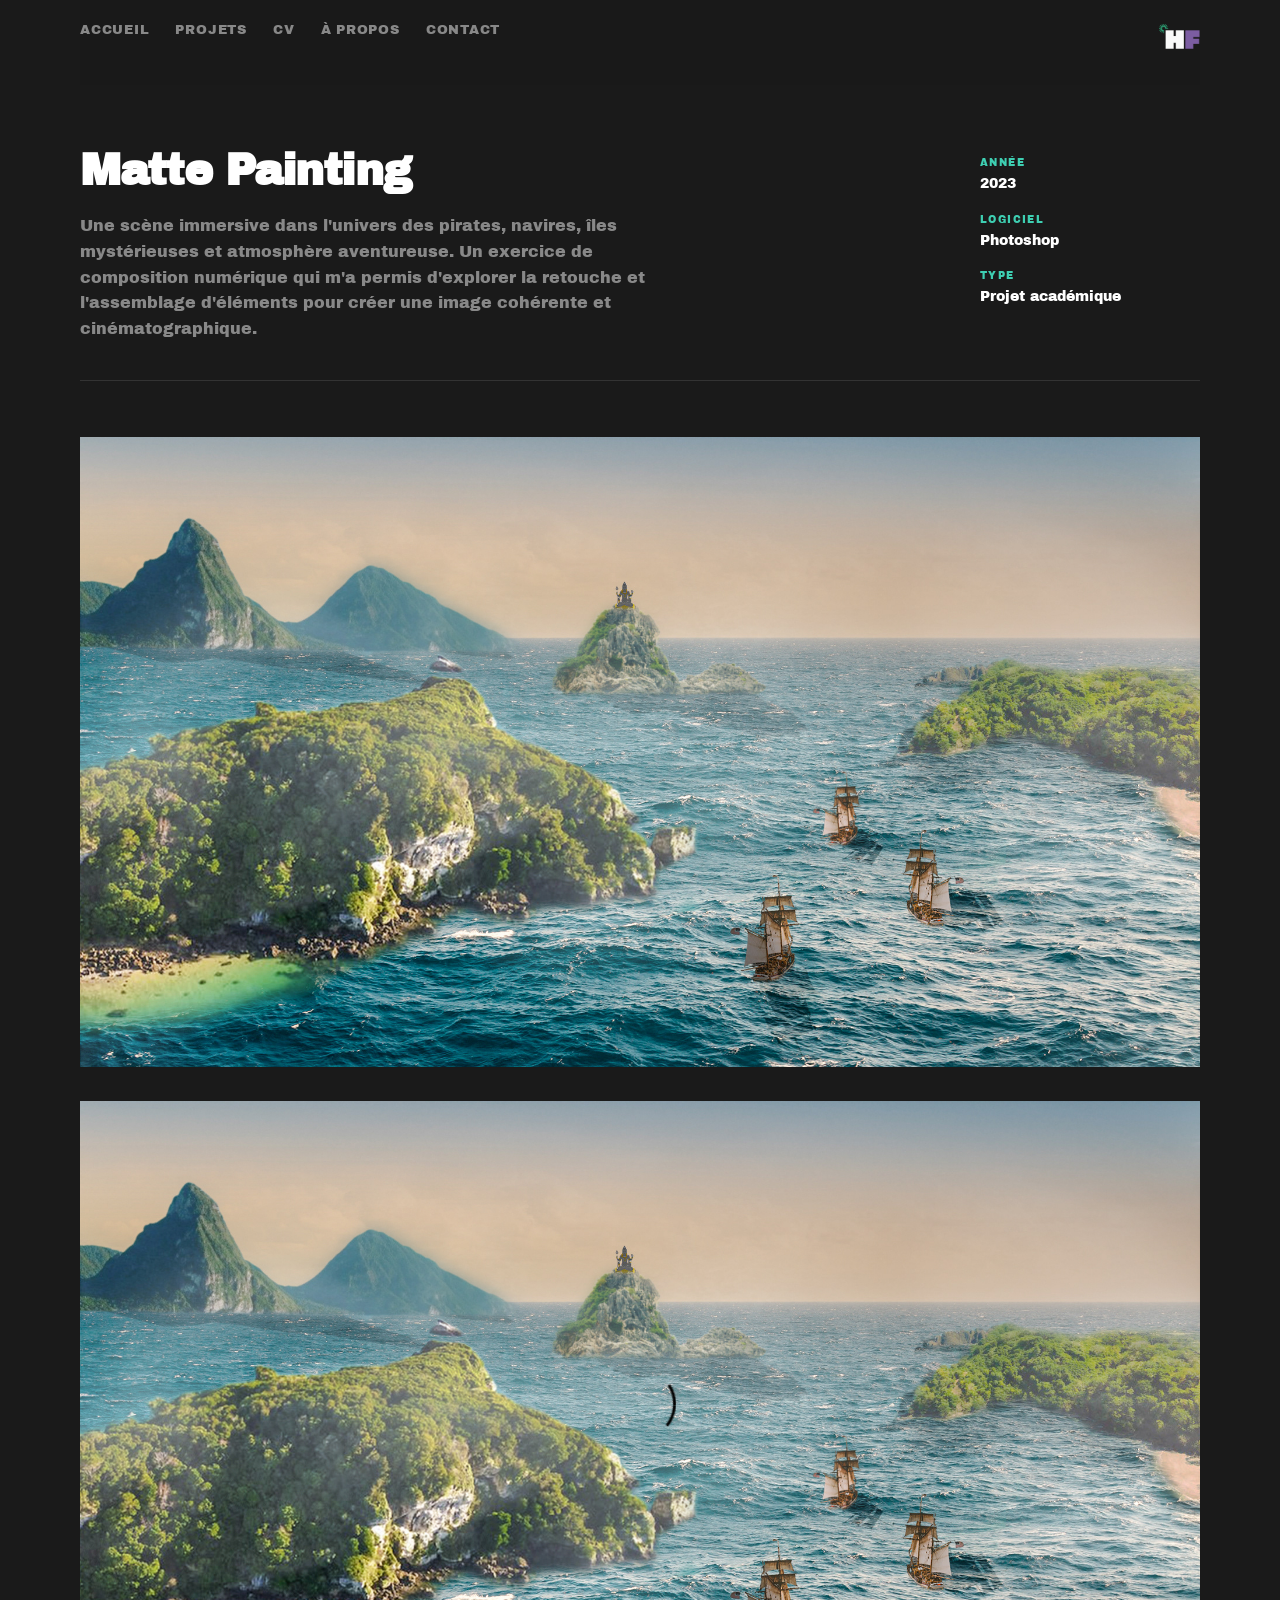
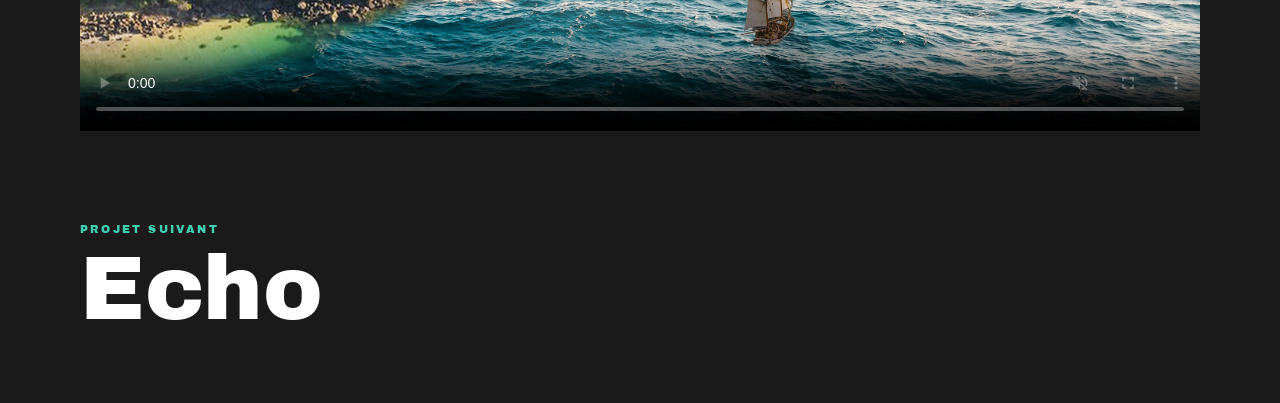
<file: project-mattepainting.html>
<!DOCTYPE html>
<html lang="fr">
  <head>
    <meta charset="UTF-8" />
    <link rel="icon" type="image/png" href="assets/media/logo/HF.png" />
    <meta name="viewport" content="width=device-width, initial-scale=1.0" />
    <title>Hippolyte Ferry — Portfolio</title>
    <meta name="description" content="Matte Painting, scène immersive dans l'univers des pirates, composition numérique par Hippolyte Ferry." />
    <link rel="preconnect" href="https://fonts.googleapis.com" />
    <link rel="preconnect" href="https://fonts.gstatic.com" crossorigin />
    <link rel="stylesheet" href="https://fonts.googleapis.com/css2?family=Archivo+Black&display=swap" />
    <link rel="stylesheet" href="styles.css" />
  </head>
  <body class="project-page">
    <div class="scroll-progress" aria-hidden="true"></div>

    <div class="site-shell">
      <header class="site-header">
        <nav class="site-nav" id="site-nav" aria-label="Navigation du projet">
          <a href="index.html">Accueil</a>
          <a href="projets.html">Projets</a>
          <a href="cv.html">CV</a>
          <a href="index.html#about">À propos</a>
          <a href="index.html#contact">Contact</a>
        </nav>
        <a class="brand" href="index.html" aria-label="Retour à l'accueil"><img src="assets/media/logo/HF.png" alt="HF" class="brand-img"></a>
        <button class="nav-toggle" aria-label="Ouvrir le menu" aria-expanded="false" aria-controls="site-nav">
          <span class="nav-toggle__bar"></span>
          <span class="nav-toggle__bar"></span>
          <span class="nav-toggle__bar"></span>
        </button>
      </header>

      <main>
        <header class="project-header reveal">
          <div>
            <h1>Matte Painting</h1>
            <p class="case-lede">Une scène immersive dans l'univers des pirates, navires, îles mystérieuses et atmosphère aventureuse. Un exercice de composition numérique qui m'a permis d'explorer la retouche et l'assemblage d'éléments pour créer une image cohérente et cinématographique.</p>
          </div>
          <aside class="project-header__meta">
            <div class="project-header__meta-item"><span>Année</span><strong>2023</strong></div>
            <div class="project-header__meta-item"><span>Logiciel</span><strong>Photoshop</strong></div>
            <div class="project-header__meta-item"><span>Type</span><strong>Projet académique</strong></div>
          </aside>
        </header>

        <section class="project-gallery project-gallery--widescreen" aria-label="Visuels du projet Matte Painting">
          <figure class="project-gallery__item reveal">
            <img src="assets/media/matte-painting/mattepainting.jpg" alt="Matte Painting, scène pirates" />
          </figure>
          <figure class="project-gallery__item reveal reveal-delay">
            <video
              src="assets/media/matte-painting/videomattepainting.mp4"
              autoplay
              muted
              loop
              playsinline
              controls
              preload="metadata"
              poster="assets/media/matte-painting/mattepainting.jpg"
            ></video>
          </figure>
        </section>

        <!-- Next project -->
        <section class="next-project reveal">
          <p class="eyebrow">Projet suivant</p>
          <a href="project-echo.html">Echo</a>
        </section>
      </main>
    </div>

    <div class="nav-overlay" id="nav-overlay"></div>

    <button class="scroll-top" aria-label="Retour en haut">↑</button>

    <script src="script.js"></script>
  </body>
</html>
</file>
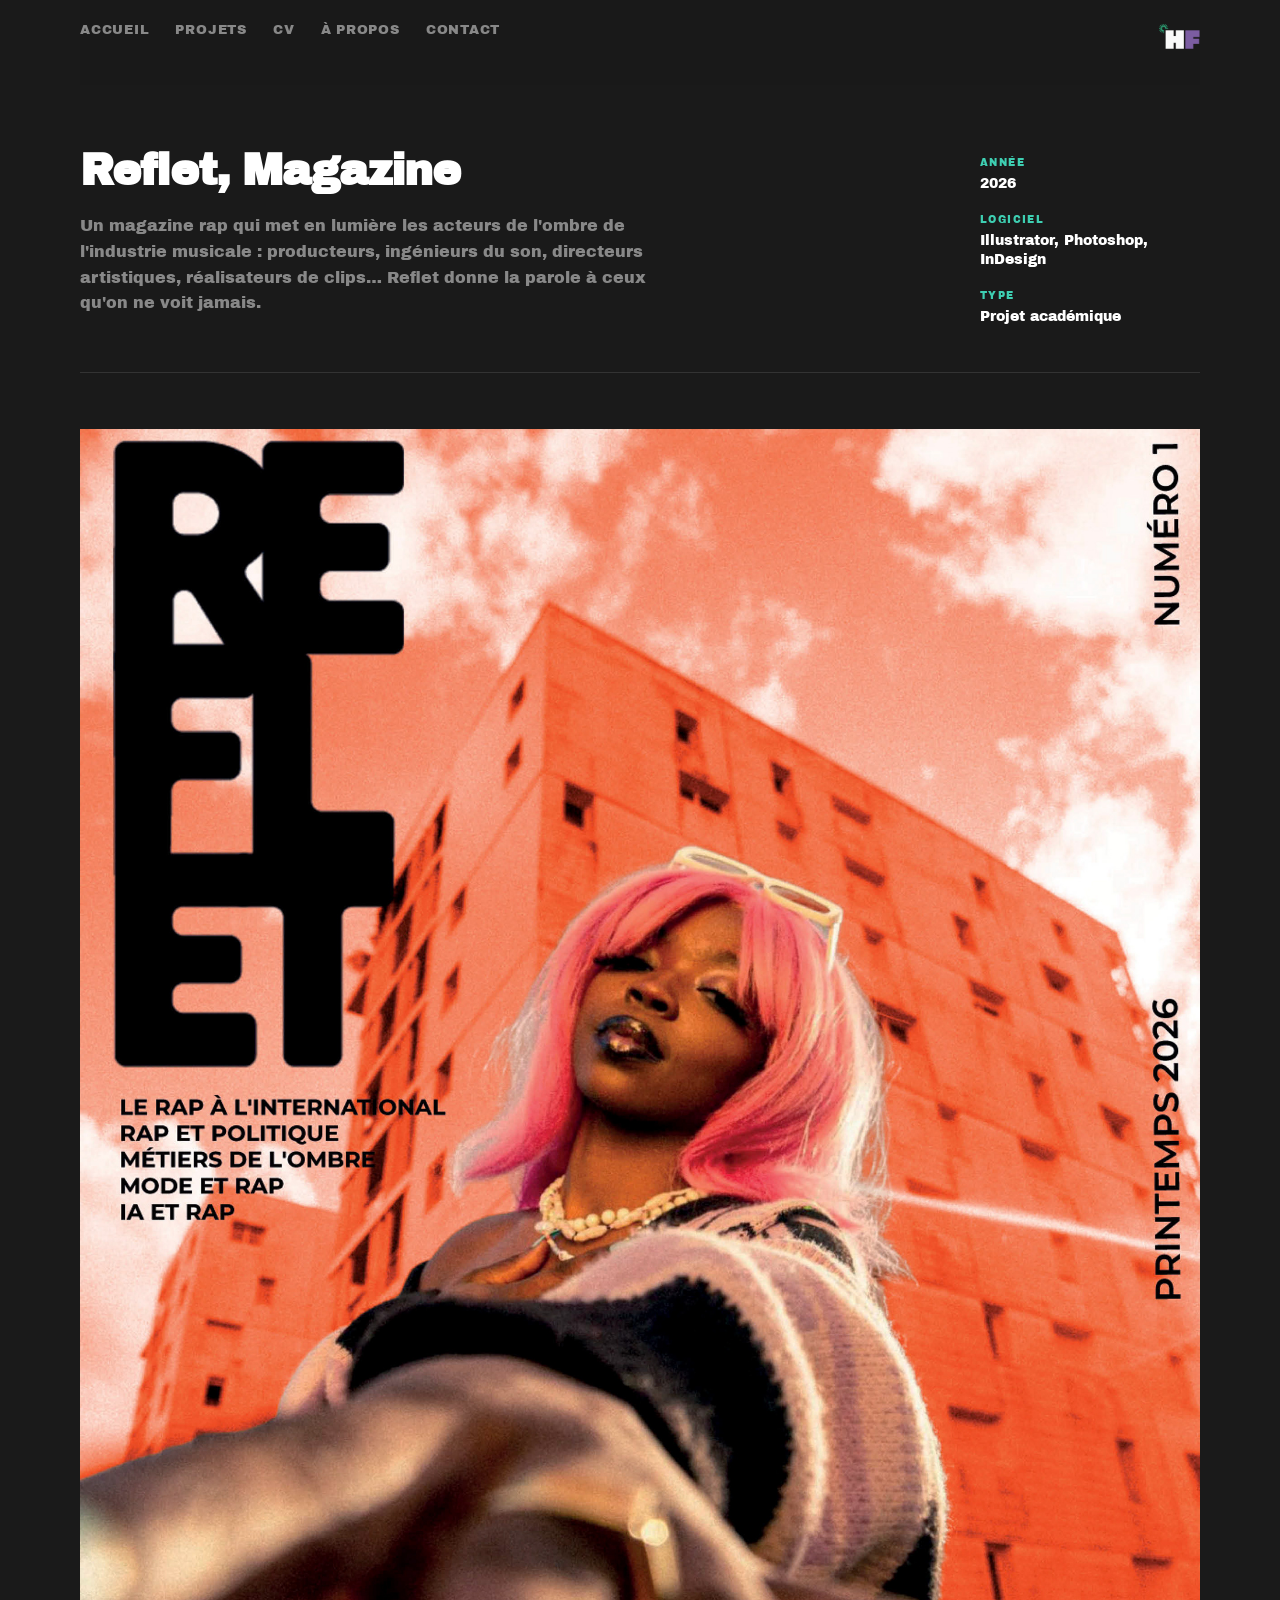
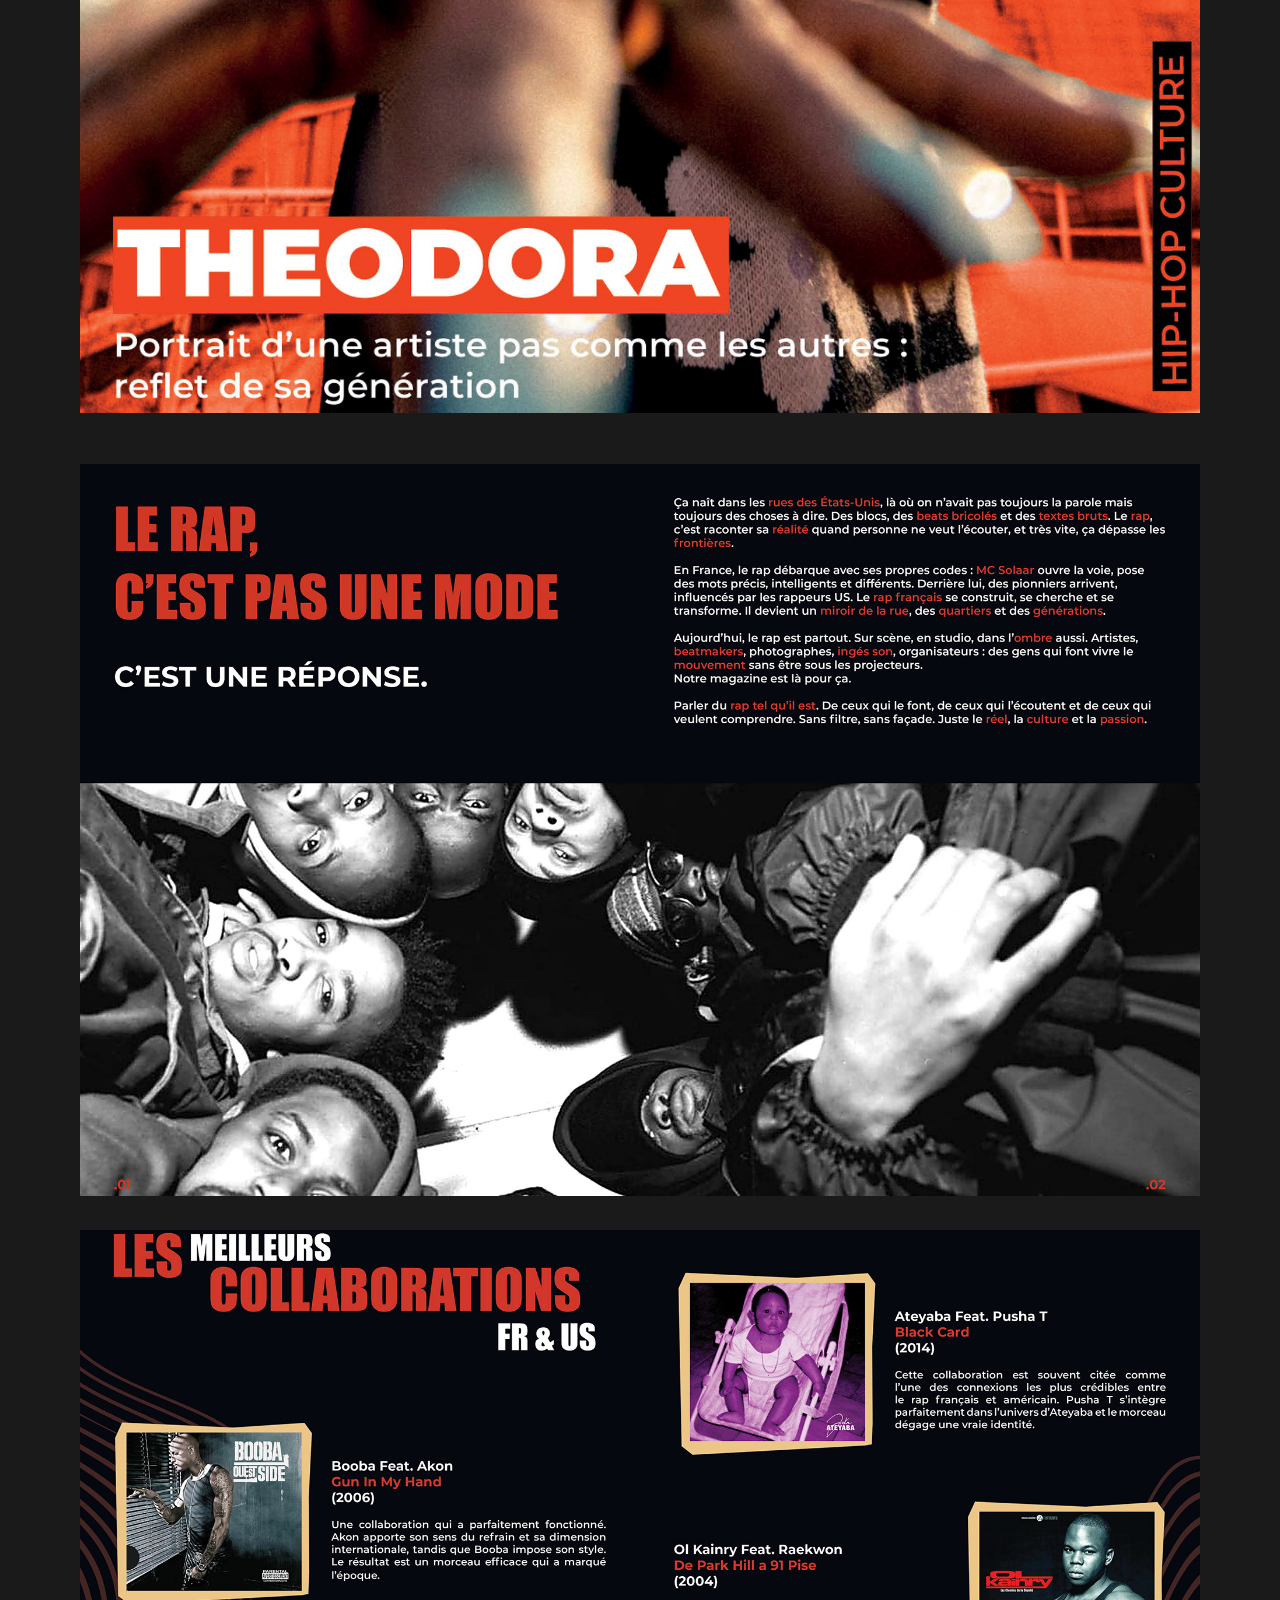
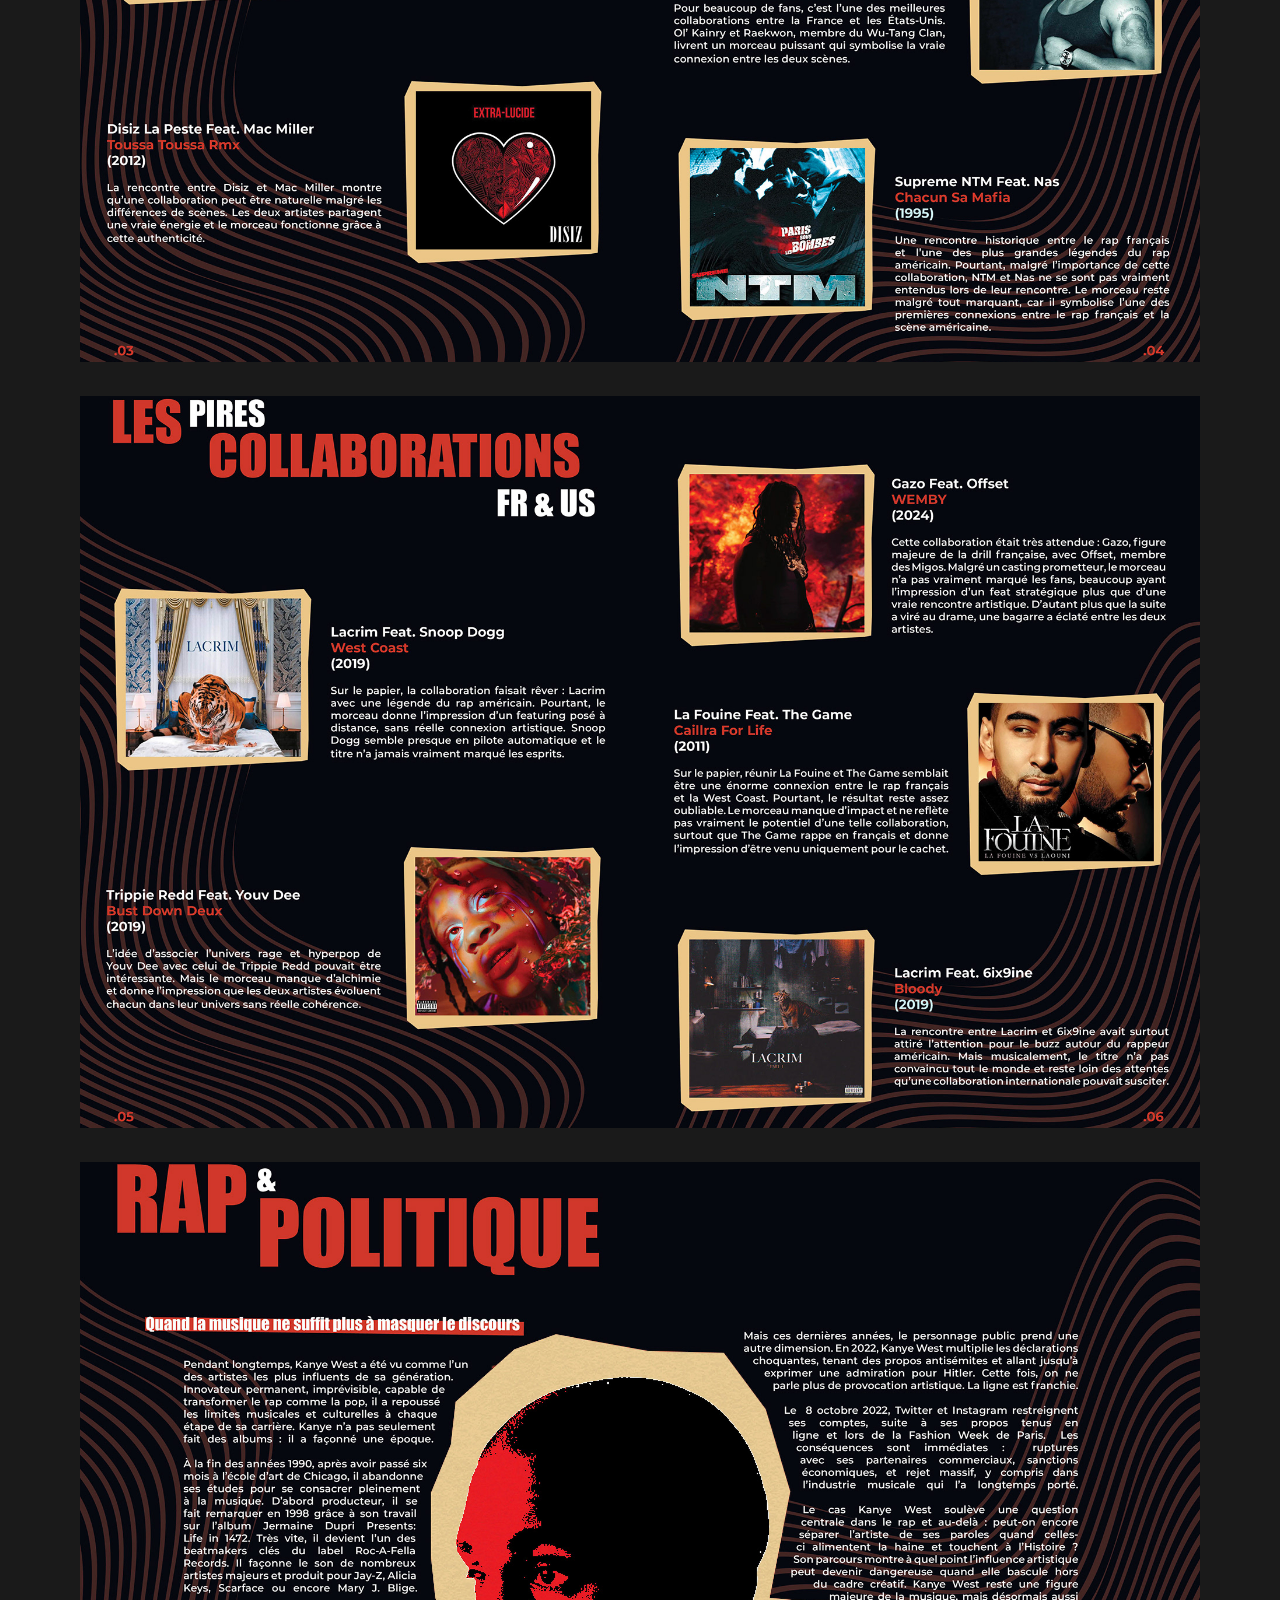
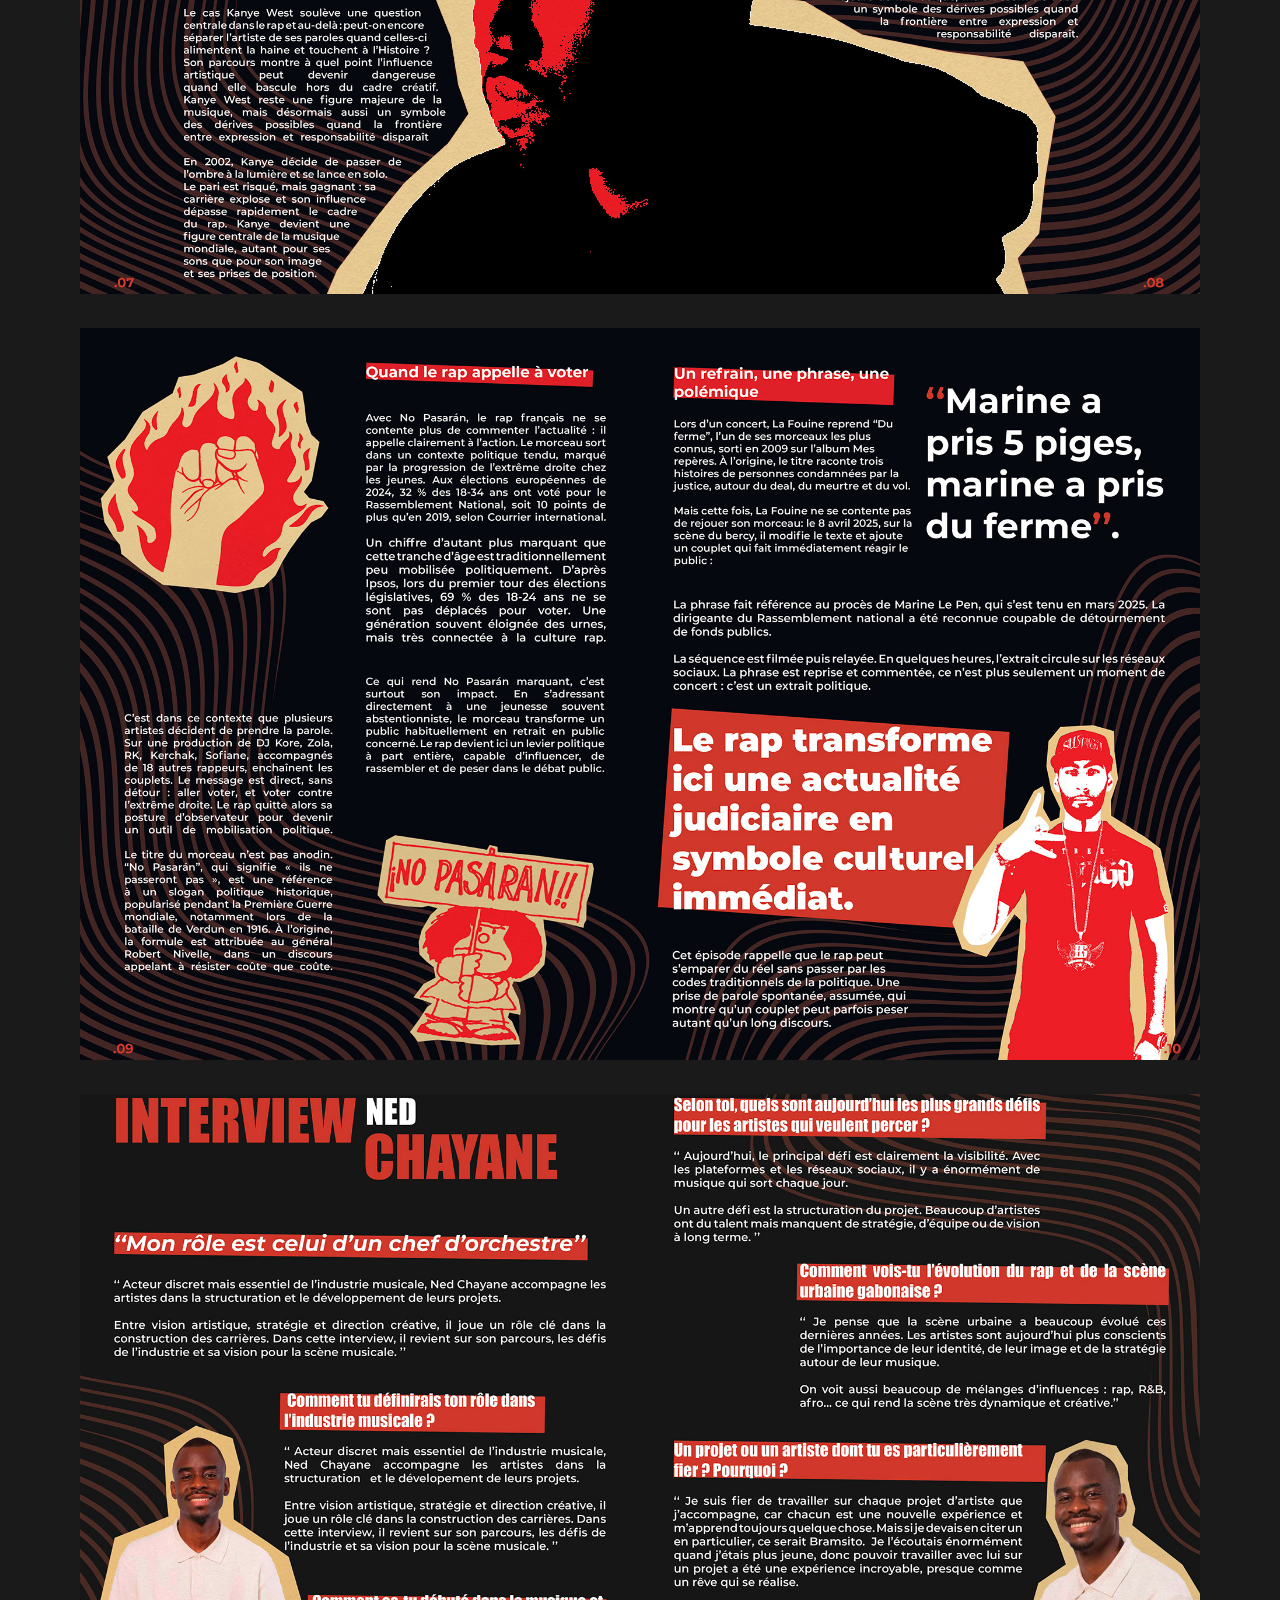
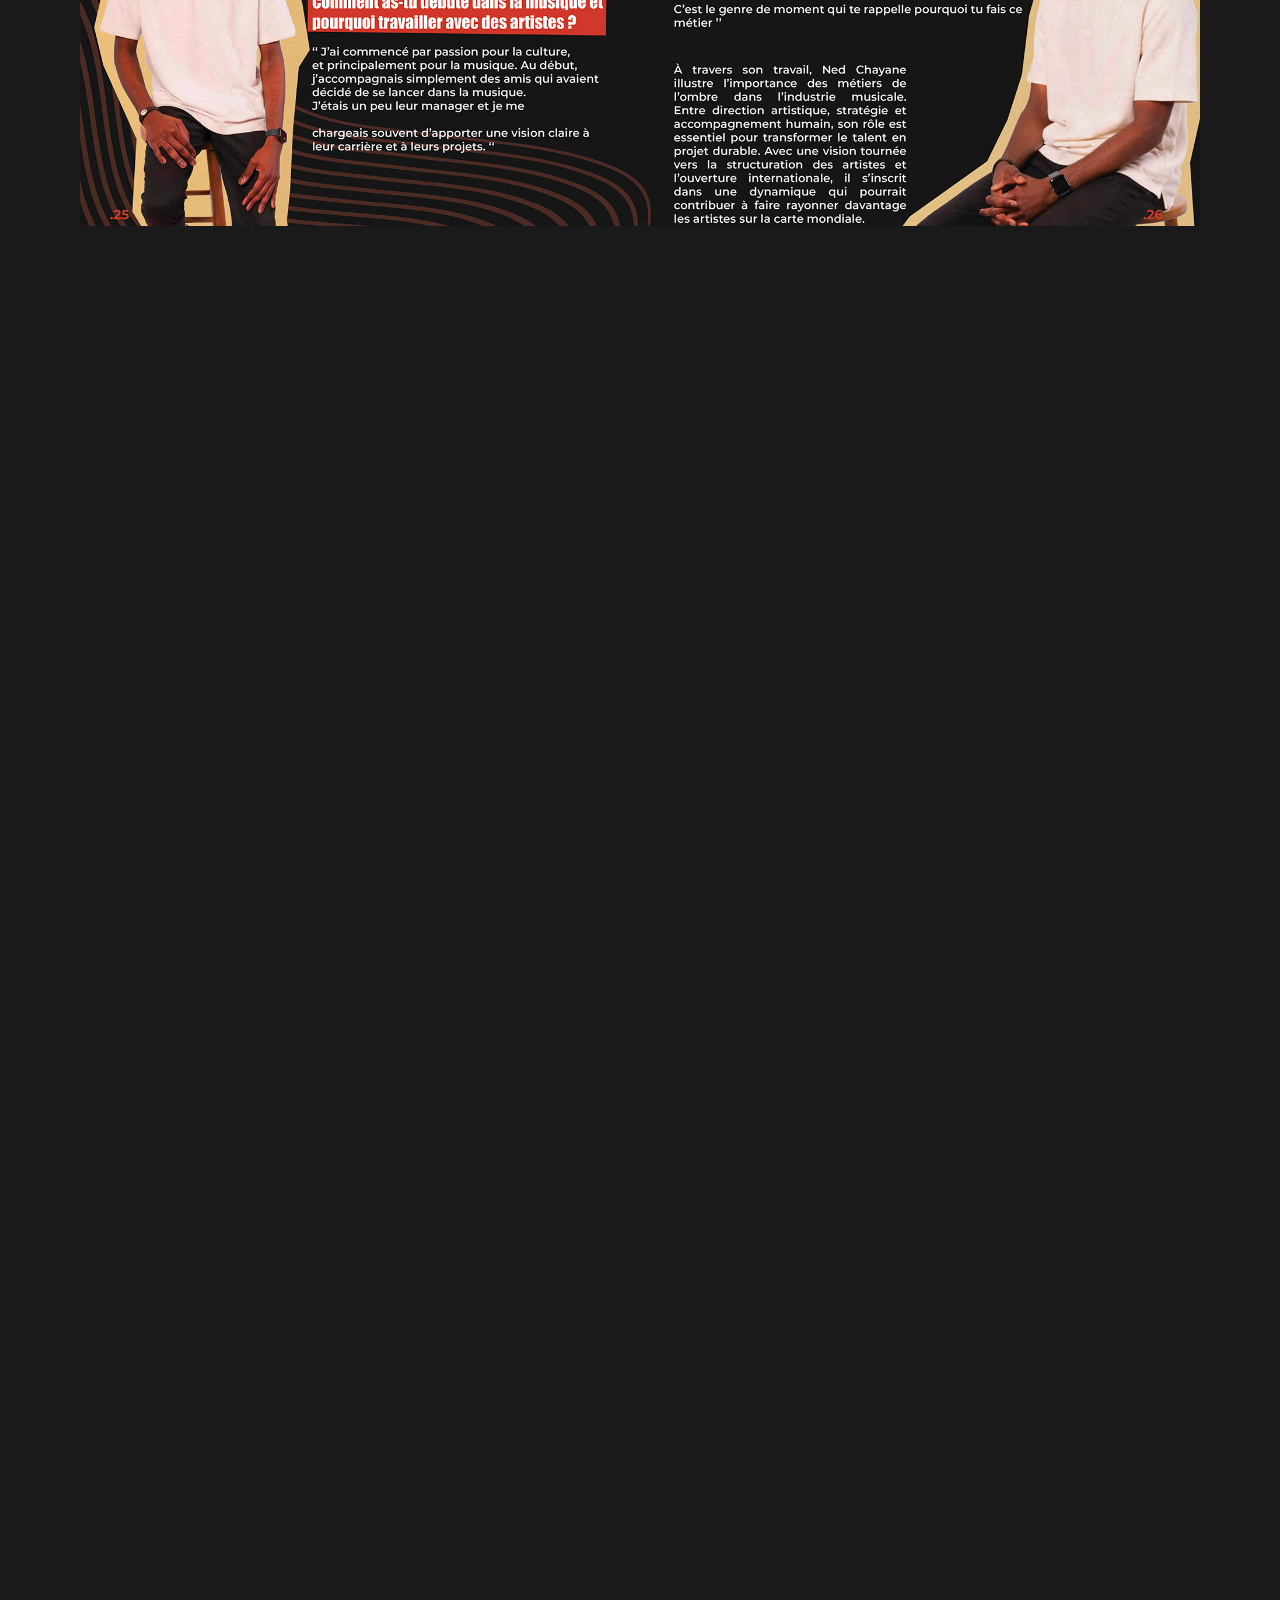
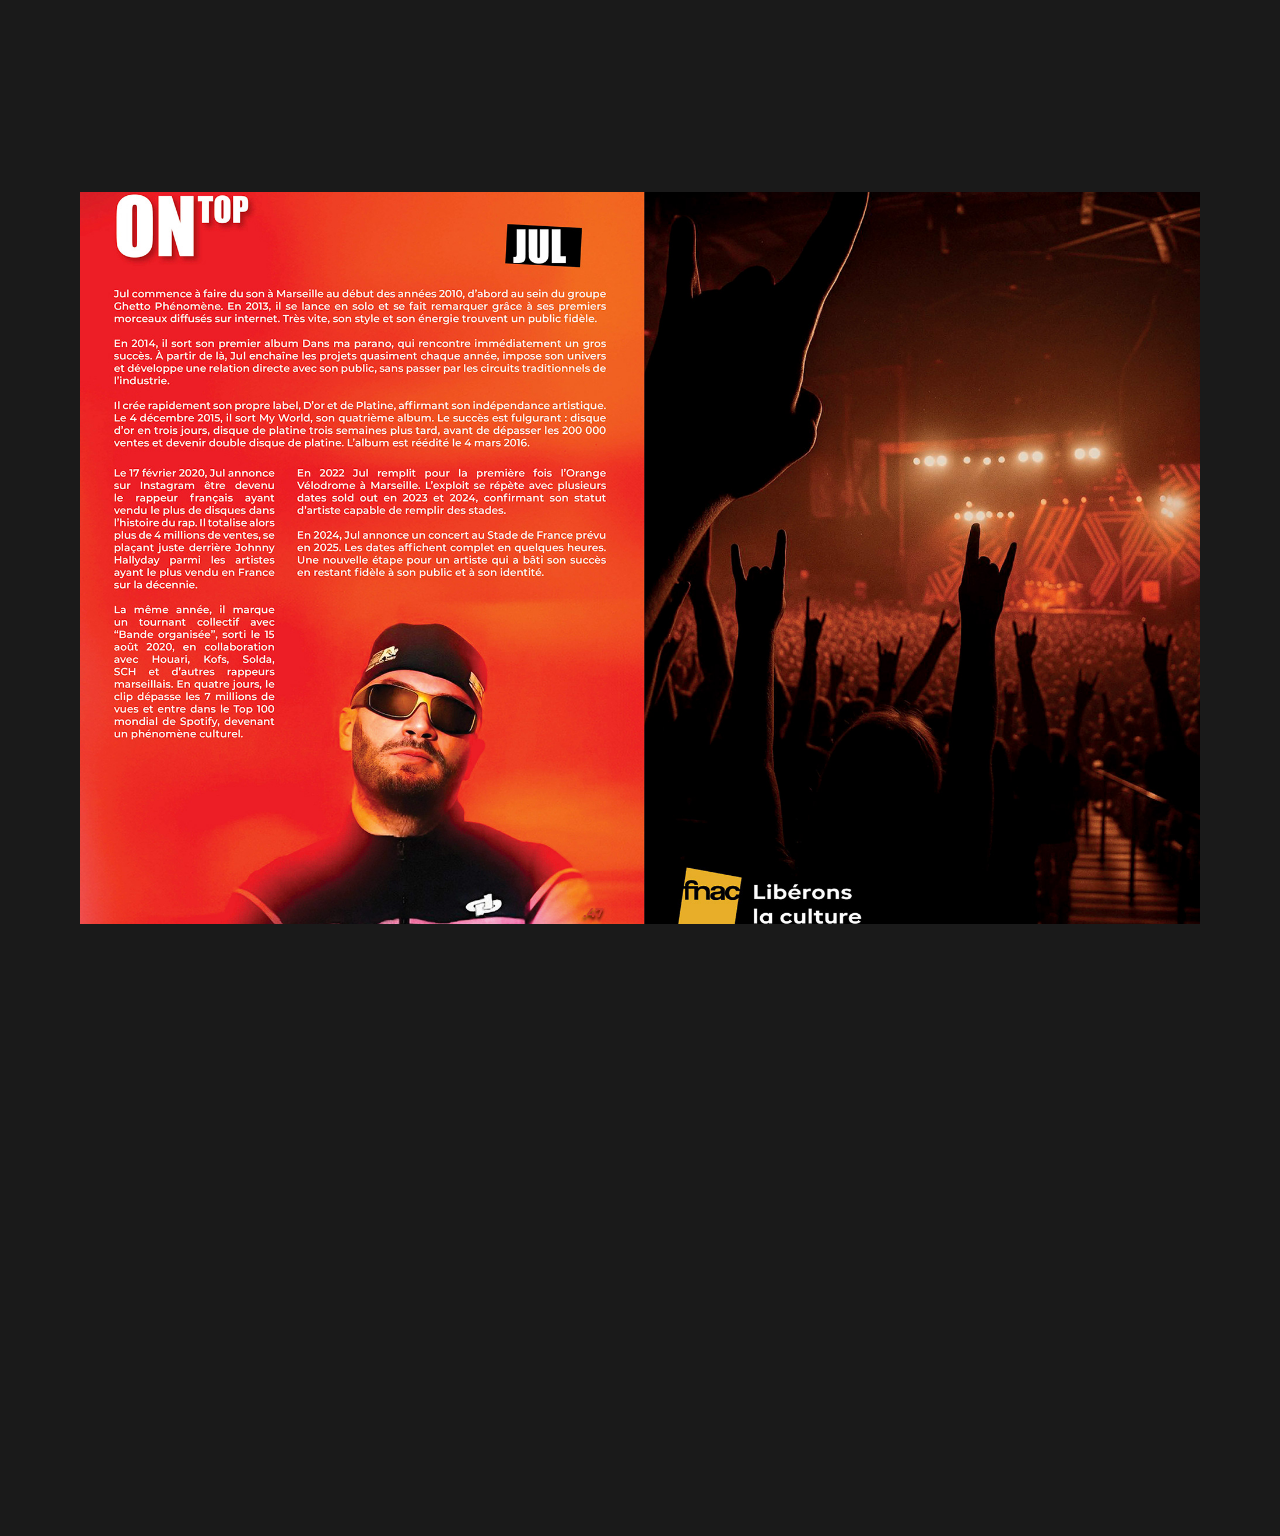
<file: project-reflet.html>
<!DOCTYPE html>
<html lang="fr">
  <head>
    <meta charset="UTF-8" />
    <link rel="icon" type="image/png" href="assets/media/logo/HF.png" />
    <meta name="viewport" content="width=device-width, initial-scale=1.0" />
    <title>Hippolyte Ferry — Portfolio</title>
    <meta name="description" content="Reflet, magazine éditorial qui met en lumière les acteurs de l'ombre de l'industrie du rap. Projet réalisé par Hippolyte Ferry." />
    <link rel="preconnect" href="https://fonts.googleapis.com" />
    <link rel="preconnect" href="https://fonts.gstatic.com" crossorigin />
    <link rel="stylesheet" href="https://fonts.googleapis.com/css2?family=Archivo+Black&display=swap" />
    <link rel="stylesheet" href="styles.css" />
  </head>
  <body class="project-page">
    <div class="scroll-progress" aria-hidden="true"></div>

    <div class="site-shell">
      <header class="site-header">
        <nav class="site-nav" id="site-nav" aria-label="Navigation du projet">
          <a href="index.html">Accueil</a>
          <a href="projets.html">Projets</a>
          <a href="cv.html">CV</a>
          <a href="index.html#about">À propos</a>
          <a href="index.html#contact">Contact</a>
        </nav>
        <a class="brand" href="index.html" aria-label="Retour à l'accueil"><img src="assets/media/logo/HF.png" alt="HF" class="brand-img"></a>
        <button class="nav-toggle" aria-label="Ouvrir le menu" aria-expanded="false" aria-controls="site-nav">
          <span class="nav-toggle__bar"></span>
          <span class="nav-toggle__bar"></span>
          <span class="nav-toggle__bar"></span>
        </button>
      </header>

      <main>
        <header class="project-header reveal">
          <div>
            <h1>Reflet, Magazine</h1>
            <p class="case-lede">Un magazine rap qui met en lumière les acteurs de l'ombre de l'industrie musicale : producteurs, ingénieurs du son, directeurs artistiques, réalisateurs de clips… Reflet donne la parole à ceux qu'on ne voit jamais.</p>
          </div>
          <aside class="project-header__meta">
            <div class="project-header__meta-item"><span>Année</span><strong>2026</strong></div>
            <div class="project-header__meta-item"><span>Logiciel</span><strong>Illustrator, Photoshop, InDesign</strong></div>
            <div class="project-header__meta-item"><span>Type</span><strong>Projet académique</strong></div>
          </aside>
        </header>

        <section class="project-gallery" aria-label="Visuels du projet Reflet">
          <figure class="project-gallery__item reveal">
            <img src="assets/media/reflet/couvmaga.jpg" alt="Couverture du magazine Reflet" />
          </figure>
        </section>

        <section class="project-gallery project-gallery--uniform" aria-label="Pages du magazine Reflet">
          <figure class="project-gallery__item reveal"><img src="assets/media/reflet/page1.jpg" alt="Reflet, page intérieure 1" loading="lazy" /></figure>
          <figure class="project-gallery__item reveal reveal-delay"><img src="assets/media/reflet/page2.jpg" alt="Reflet, page 2" loading="lazy" /></figure>
          <figure class="project-gallery__item reveal"><img src="assets/media/reflet/page3.jpg" alt="Reflet, page 3" loading="lazy" /></figure>
          <figure class="project-gallery__item reveal reveal-delay"><img src="assets/media/reflet/page4.jpg" alt="Reflet, page 4" loading="lazy" /></figure>
          <figure class="project-gallery__item reveal"><img src="assets/media/reflet/page5.jpg" alt="Reflet, page 5" loading="lazy" /></figure>
          <figure class="project-gallery__item reveal reveal-delay"><img src="assets/media/reflet/page6.jpg" alt="Reflet, page 6" loading="lazy" /></figure>
          <figure class="project-gallery__item reveal"><img src="assets/media/reflet/page7.jpg" alt="Reflet, page 7" loading="lazy" /></figure>
          <figure class="project-gallery__item reveal reveal-delay"><img src="assets/media/reflet/page8.jpg" alt="Reflet, page 8" loading="lazy" /></figure>
          <figure class="project-gallery__item reveal"><img src="assets/media/reflet/page9.jpg" alt="Reflet, page 9" loading="lazy" /></figure>
        </section>

        <section class="project-text-block reveal">
          <p class="eyebrow">Lectorat</p>
          <h2>Proche. Direct. Sincère.</h2>
          <p>
            Reflet s'adresse aux passionnés de rap, aux jeunes créatifs et à
            toutes celles et ceux qui veulent comprendre les coulisses :
            comment se fabrique un morceau, comment se monte une carrière,
            qui crée l'image d'un rappeur.
          </p>
          <p>
            Le ton est familier, authentique, on parle avec eux, pas au-dessus
            d'eux. Le visuel prime : une cover forte, un format « collector »,
            des pages dynamiques qui donnent envie dès le premier regard.
          </p>
        </section>

        <!-- Next project -->
        <section class="next-project reveal">
          <p class="eyebrow">Projet suivant</p>
          <a href="project-noema.html">Noema Issue 03</a>
        </section>
      </main>
    </div>

    <div class="nav-overlay" id="nav-overlay"></div>

    <button class="scroll-top" aria-label="Retour en haut">↑</button>

    <script src="script.js"></script>
  </body>
</html>
</file>
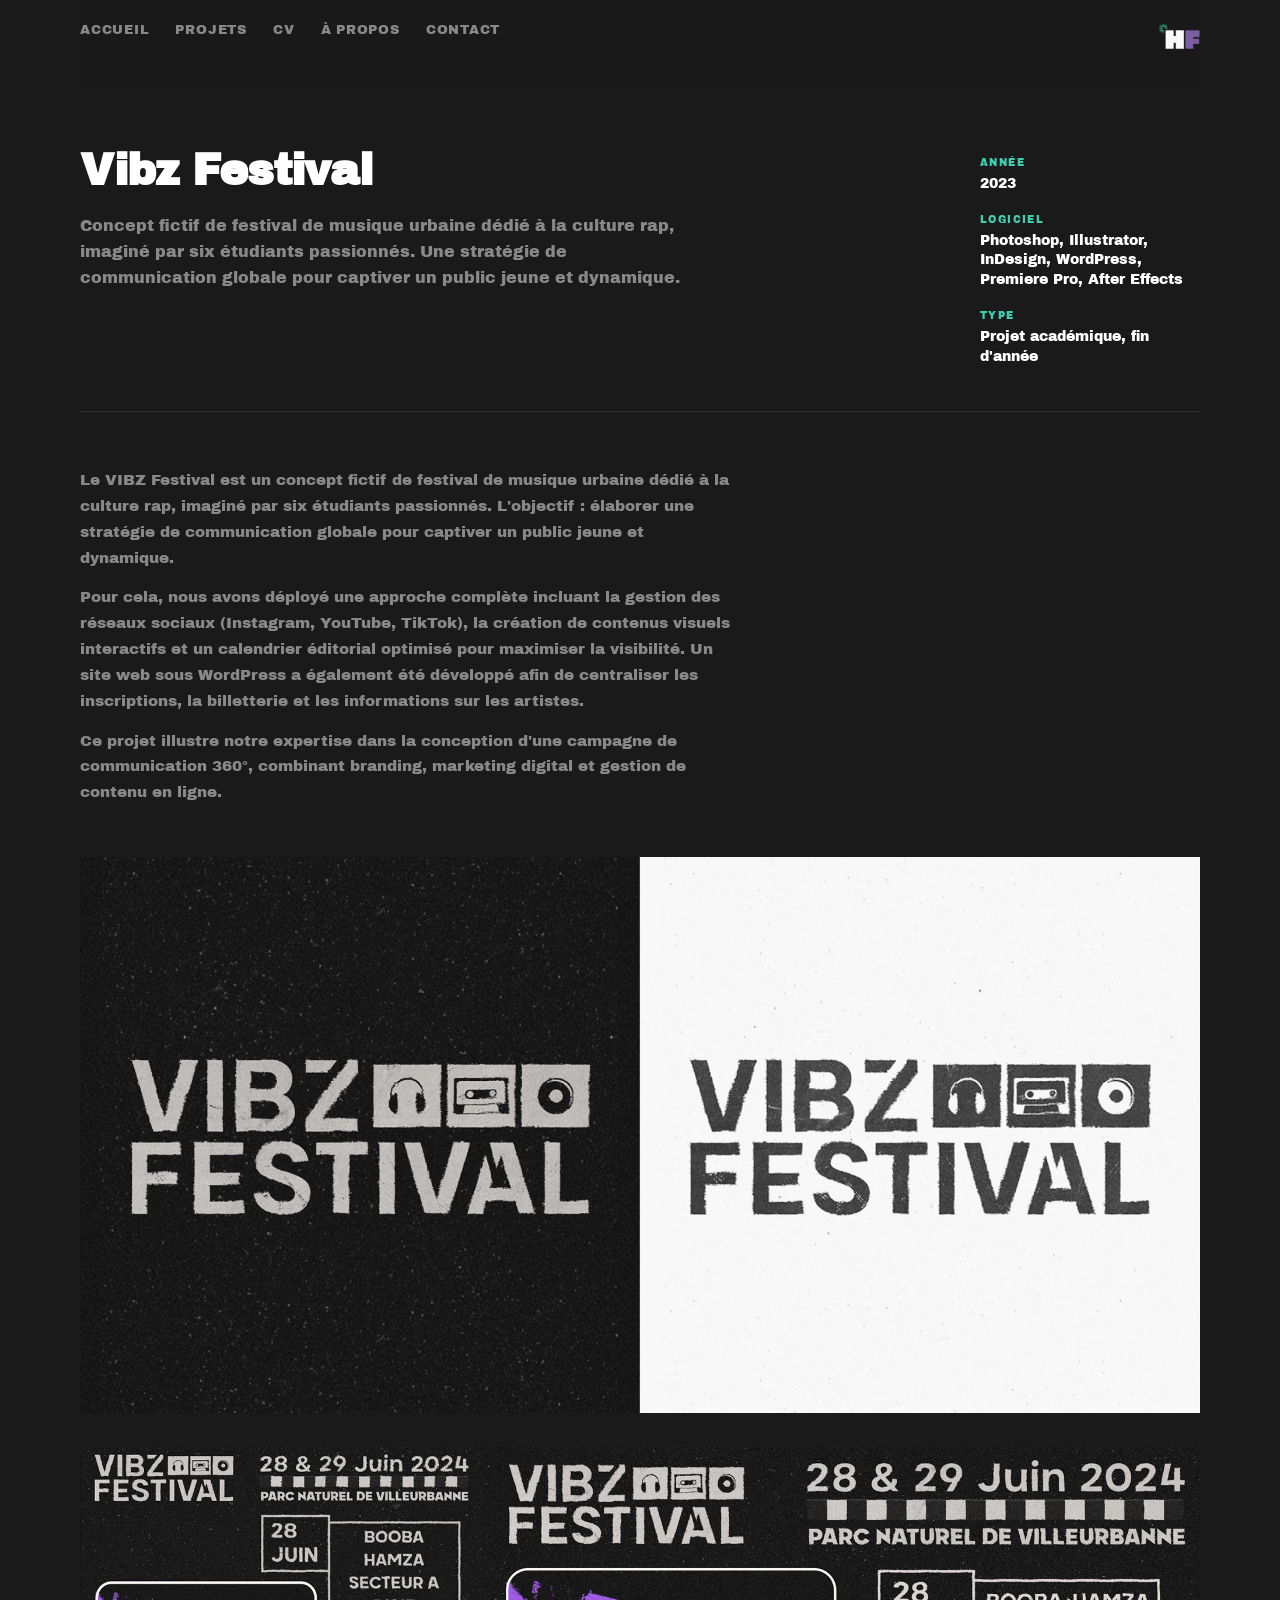
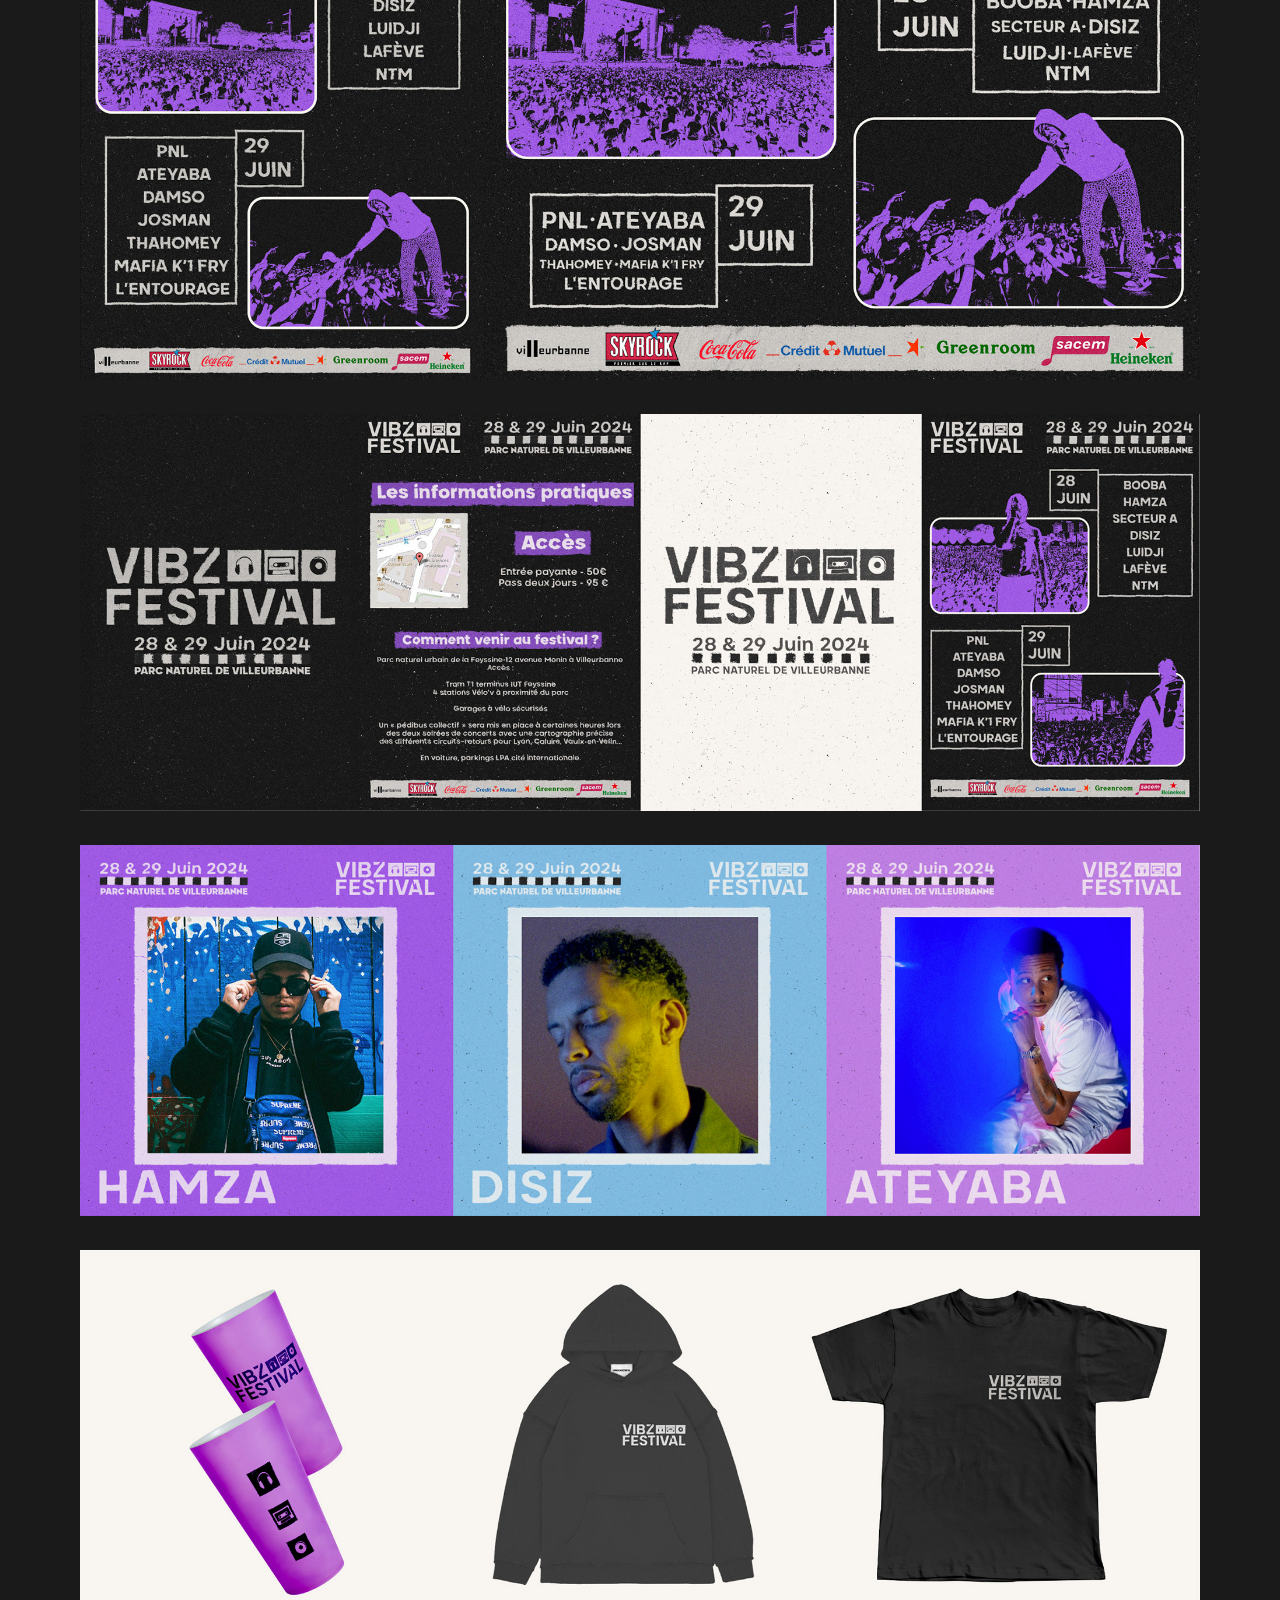
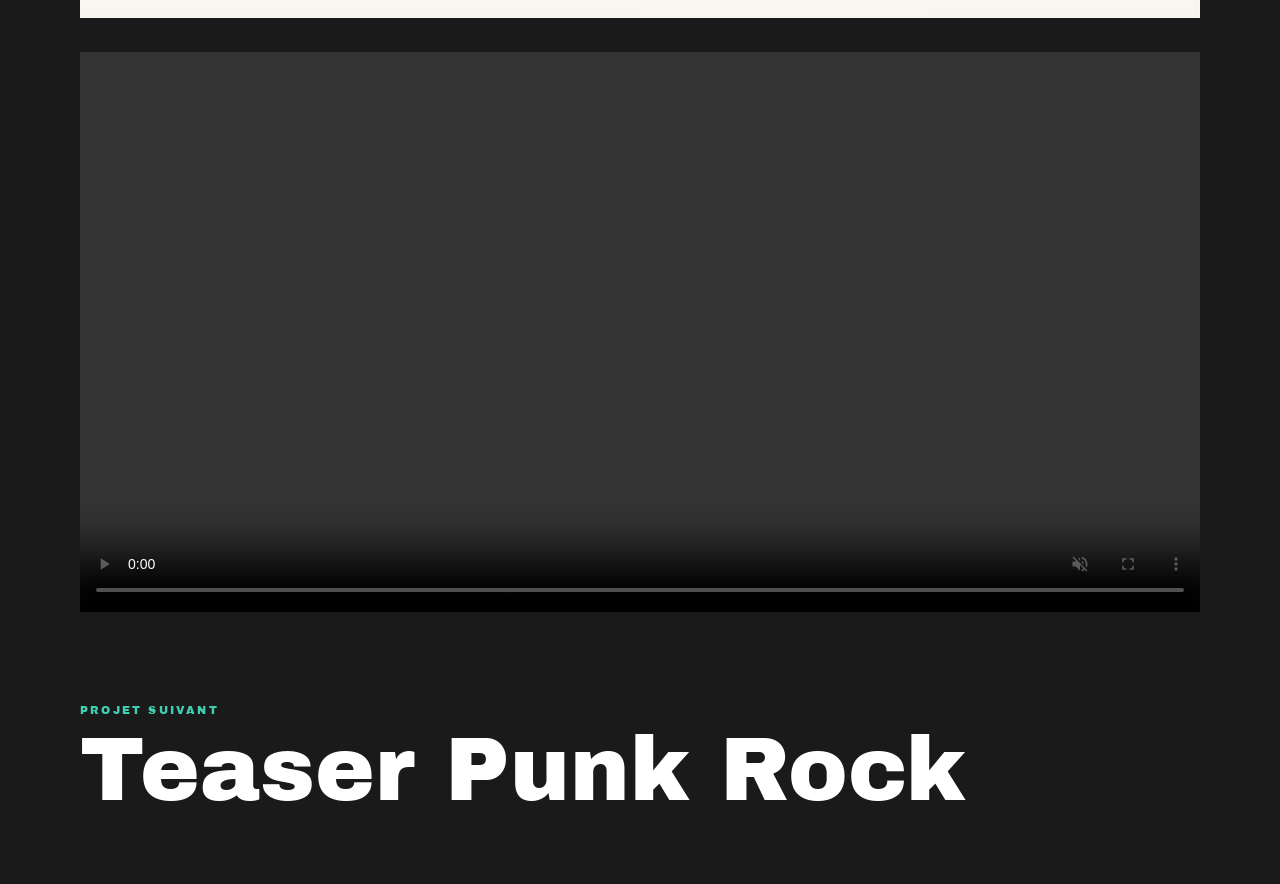
<file: project-vibz-festival.html>
<!DOCTYPE html>
<html lang="fr">
  <head>
    <meta charset="UTF-8" />
    <link rel="icon" type="image/png" href="assets/media/logo/HF.png" />
    <meta name="viewport" content="width=device-width, initial-scale=1.0" />
    <title>Hippolyte Ferry — Portfolio</title>
    <meta
      name="description"
      content="Vibz Festival, concept fictif de festival de musique urbaine et campagne de communication 360°."
    />
    <link rel="preconnect" href="https://fonts.googleapis.com" />
    <link rel="preconnect" href="https://fonts.gstatic.com" crossorigin />
    <link rel="stylesheet" href="https://fonts.googleapis.com/css2?family=Archivo+Black&display=swap" />
    <link rel="stylesheet" href="styles.css" />
  </head>
  <body class="project-page">
    <div class="scroll-progress" aria-hidden="true"></div>

    <div class="site-shell">
      <header class="site-header">
        <nav class="site-nav" id="site-nav" aria-label="Navigation du projet">
          <a href="index.html">Accueil</a>
          <a href="projets.html">Projets</a>
          <a href="cv.html">CV</a>
          <a href="index.html#about">À propos</a>
          <a href="index.html#contact">Contact</a>
        </nav>
        <a class="brand" href="index.html" aria-label="Retour à l'accueil"><img src="assets/media/logo/HF.png" alt="HF" class="brand-img"></a>
        <button class="nav-toggle" aria-label="Ouvrir le menu" aria-expanded="false" aria-controls="site-nav">
          <span class="nav-toggle__bar"></span>
          <span class="nav-toggle__bar"></span>
          <span class="nav-toggle__bar"></span>
        </button>
      </header>

      <main>
        <header class="project-header reveal">
          <div>
            <h1>Vibz Festival</h1>
            <p class="case-lede">Concept fictif de festival de musique urbaine dédié à la culture rap, imaginé par six étudiants passionnés. Une stratégie de communication globale pour captiver un public jeune et dynamique.</p>
          </div>
          <aside class="project-header__meta">
            <div class="project-header__meta-item"><span>Année</span><strong>2023</strong></div>
            <div class="project-header__meta-item"><span>Logiciel</span><strong>Photoshop, Illustrator, InDesign, WordPress, Premiere Pro, After Effects</strong></div>
            <div class="project-header__meta-item"><span>Type</span><strong>Projet académique, fin d'année</strong></div>
          </aside>
        </header>

        <section class="project-text-block reveal">
          <p>Le VIBZ Festival est un concept fictif de festival de musique urbaine dédié à la culture rap, imaginé par six étudiants passionnés. L'objectif : élaborer une stratégie de communication globale pour captiver un public jeune et dynamique.</p>
          <p>Pour cela, nous avons déployé une approche complète incluant la gestion des réseaux sociaux (Instagram, YouTube, TikTok), la création de contenus visuels interactifs et un calendrier éditorial optimisé pour maximiser la visibilité. Un site web sous WordPress a également été développé afin de centraliser les inscriptions, la billetterie et les informations sur les artistes.</p>
          <p>Ce projet illustre notre expertise dans la conception d'une campagne de communication 360°, combinant branding, marketing digital et gestion de contenu en ligne.</p>
        </section>

        <section class="project-gallery" aria-label="Visuels du projet Vibz Festival">
          <figure class="project-gallery__item reveal">
            <img src="assets/media/vibz-festival/logo.jpg" alt="Vibz Festival, logo" />
          </figure>
          <figure class="project-gallery__item reveal reveal-delay">
            <img src="assets/media/vibz-festival/affiche.jpg" alt="Vibz Festival, affiche" />
          </figure>
          <figure class="project-gallery__item reveal">
            <img src="assets/media/vibz-festival/flyer.jpg" alt="Vibz Festival, flyer" />
          </figure>
          <figure class="project-gallery__item reveal reveal-delay">
            <img src="assets/media/vibz-festival/post-reseaux-sociaux.jpg" alt="Vibz Festival, posts réseaux sociaux" />
          </figure>
          <figure class="project-gallery__item reveal">
            <img src="assets/media/vibz-festival/mockup.jpg" alt="Vibz Festival, mockup" />
          </figure>
          <figure class="project-gallery__item reveal">
            <video
              src="assets/media/vibz-festival/motion-design-vibz.mp4"
              autoplay
              muted
              loop
              playsinline
              controls
              preload="metadata"
            ></video>
          </figure>
        </section>

        <section class="next-project reveal">
          <p class="eyebrow">Projet suivant</p>
          <a href="project-punk-rock.html">Teaser Punk Rock</a>
        </section>
      </main>
    </div>

    <div class="nav-overlay" id="nav-overlay"></div>

    <button class="scroll-top" aria-label="Retour en haut">↑</button>

    <script src="script.js"></script>
  </body>
</html>
</file>
<file: styles.css>
:root {
  --c-bg: #1a1a1a;
  --c-bg-dark: #111111;
  --c-surface: #222222;
  --c-border: #333333;
  --c-white: #ffffff;
  --c-grey: #888888;
  --c-purple: #7b4fd4;
  --c-purple-light: #9d6fe8;
  --c-teal: #3ecfb2;
  --f-main: 'Archivo Black', sans-serif;
  --f-body: 'Archivo Black', sans-serif;
  --max-width: 1440px;
  --r-sm: 6px;
  --r-md: 14px;
  --r-lg: 24px;
  --r-pill: 999px;
  --radius-lg: var(--r-lg);
  --radius-md: var(--r-md);
  --radius-sm: var(--r-sm);
}

*, *::before, *::after { box-sizing: border-box; margin: 0; padding: 0; }

html { scroll-behavior: smooth; }

body {
  background: var(--c-bg);
  color: var(--c-white);
  font-family: var(--f-body);
  font-size: 16px;
  line-height: 1.6;
  -webkit-font-smoothing: antialiased;
}

img { display: block; width: 100%; }

a { color: inherit; text-decoration: none; }

a:focus-visible,
.button:focus-visible {
  outline: 2px solid var(--c-purple);
  outline-offset: 4px;
}

p { margin: 0; color: var(--c-grey); line-height: 1.6; }

h1, h2, h3 {
  margin: 0;
  font-family: var(--f-main);
  font-weight: 900;
}

ul { margin: 0; padding: 0; list-style: none; }

.site-shell {
  width: min(calc(100% - clamp(28px, 5vw, 80px)), var(--max-width));
  margin: 0 auto;
}

/* ── HEADER ── */
.site-header {
  position: sticky;
  top: 0;
  z-index: 20;
  display: flex;
  align-items: center;
  justify-content: space-between;
  padding: 20px 0;
  background: rgba(26, 26, 26, 0.95);
  backdrop-filter: blur(10px);
  border-bottom: 1px solid transparent;
  transition: border-color 220ms ease;
}

.site-header.is-scrolled { border-bottom-color: var(--c-border); }

.brand {
  display: flex;
  align-items: center;
  transition: opacity 180ms ease;
}

.brand:hover { opacity: 0.8; }

.brand-img {
  display: block;
  height: 36px;
  width: auto;
  object-fit: contain;
}

.site-nav {
  display: flex;
  gap: 26px;
  align-items: center;
}


.site-nav a {
  font-family: var(--f-main);
  font-weight: 500;
  font-size: 13px;
  letter-spacing: 0.06em;
  text-transform: uppercase;
  color: var(--c-grey);
  transition: color 180ms ease;
}

.site-nav a:hover { color: var(--c-purple-light); }
/* ── HERO ── */
.hero,
.project-hero {
  min-height: calc(100vh - 96px);
  min-height: calc(100dvh - 76px);
  display: grid;
  grid-template-columns: minmax(0, 1.15fr) minmax(0, 0.85fr);
  align-items: center;
  gap: clamp(32px, 5vw, 72px);
  padding: clamp(36px, 6vw, 76px) 0 56px;
}

.hero-copy,
.project-hero__copy {
  display: grid;
  gap: 20px;
}

.hero-headline {
  font-family: var(--f-main);
  font-size: clamp(30px, 4.2vw, 52px);
  line-height: 1.08;
  color: var(--c-white);
  display: grid;
  gap: 6px;
  text-transform: uppercase;
}

.hero-headline .hero-line {
  display: block;
}

.hero-headline em {
  font-style: normal;
  color: var(--c-purple);
}

.hero-headline s {
  color: var(--c-white-60, rgba(255, 255, 255, 0.45));
  text-decoration-thickness: 3px;
  text-decoration-color: var(--c-teal);
  margin-right: 8px;
}

.hero-tags {
  display: flex;
  flex-wrap: wrap;
  align-items: center;
  gap: 14px;
  font-family: var(--f-main);
  font-weight: 500;
  font-size: 13px;
  letter-spacing: 0.18em;
  text-transform: uppercase;
  color: var(--c-white);
  margin-top: 6px;
}

.hero-tags .hero-shape {
  display: inline-block;
  height: 22px;
  width: auto;
  vertical-align: middle;
  flex-shrink: 0;
}

/* Mobile : tout sur une seule ligne */
@media (max-width: 640px) {
  .hero-tags {
    flex-wrap: nowrap;
    gap: clamp(5px, 1.8vw, 12px);
    font-size: clamp(8.5px, 2.7vw, 13px);
    letter-spacing: 0.04em;
  }
  .hero-tags span { white-space: nowrap; }
  .hero-tags .hero-shape { height: clamp(12px, 3.6vw, 20px); }
}

.eyebrow {
  font-family: var(--f-main);
  font-weight: 500;
  font-size: 11px;
  text-transform: uppercase;
  letter-spacing: 0.2em;
  color: var(--c-teal);
}

.hero-actions {
  display: flex;
  flex-wrap: wrap;
  gap: 16px;
  margin-top: 6px;
}

/* ── BUTTONS ── */
.button {
  display: inline-flex;
  align-items: center;
  justify-content: center;
  min-height: 44px;
  padding: 0 20px;
  border-radius: var(--r-pill);
  border: 1px solid var(--c-border);
  font-family: var(--f-main);
  font-weight: 500;
  font-size: 13px;
  letter-spacing: 0.06em;
  text-transform: uppercase;
  transition: transform 180ms ease, background 180ms ease, border-color 180ms ease, color 180ms ease;
}

.button--primary {
  background: var(--c-purple);
  color: var(--c-white);
  border-color: var(--c-purple);
}

.button--primary:hover {
  transform: translateY(-2px);
  background: var(--c-purple-light);
  border-color: var(--c-purple-light);
}

.button--ghost {
  background: transparent;
  color: var(--c-white);
}

.button--ghost:hover {
  transform: translateY(-2px);
  border-color: var(--c-purple);
  color: var(--c-purple-light);
}

/* ── HERO PANEL ── */
.hero-panel,
.project-hero__media {
  position: relative;
}

.panel-frame,
.project-hero__media img,
.project-note,
.about-card,
.contact-section,
.overview-card {
  border-radius: var(--r-lg);
  background: var(--c-bg-dark);
  border: 1px solid var(--c-border);
  overflow: hidden;
}

.project-media {
  border-radius: 0;
  background: var(--c-bg-dark);
  border: 1px solid var(--c-border);
  overflow: hidden;
}

.story-media,
.gallery-panel {
  border-radius: 0;
  background: transparent;
  overflow: hidden;
}

.panel-frame { padding: 28px; }

.panel-kicker {
  max-width: 18rem;
  font-size: 0.95rem;
  color: var(--c-grey);
}

.panel-stack {
  display: grid;
  grid-template-columns: repeat(2, minmax(0, 1fr));
  gap: 14px;
  margin: 28px 0;
}

.panel-stat {
  padding: 18px;
  border-radius: var(--r-sm);
  background: var(--c-surface);
  border: 1px solid var(--c-border);
}

.panel-stat span,
.overview-card span {
  display: block;
  margin-bottom: 10px;
  font-family: var(--f-main);
  font-size: 11px;
  text-transform: uppercase;
  letter-spacing: 0.18em;
  color: var(--c-grey);
}

.panel-stat strong {
  font-family: var(--f-main);
  font-size: 14px;
  font-weight: 900;
  color: var(--c-white);
  line-height: 1.35;
}

.hero-photo {
  position: relative;
  display: flex;
  align-items: center;
  justify-content: center;
}

.photo-sticker {
  position: relative;
  width: 100%;
  max-width: 420px;
  aspect-ratio: 1;
  border-radius: 50%;
  overflow: hidden;
  border: 6px solid var(--c-purple-light);
  box-shadow:
    0 0 0 2px var(--c-purple),
    0 24px 60px rgba(123, 79, 212, 0.4);
  transform: rotate(-6deg);
  transition: transform 400ms ease;
  background: var(--c-bg-dark);
}

.photo-sticker:hover { transform: rotate(0deg) scale(1.03); }

.photo-sticker img {
  width: 100%;
  height: 100%;
  object-fit: cover;
  display: block;
}

.about-folder {
  max-width: min(100%, 780px);
}

.about-folder__body {
  padding: clamp(24px, 2.8vw, 34px);
}

.about-folder__body h2,
.about-folder__body h3 {
  font-size: clamp(1.4rem, 2vw, 1.8rem);
}

.about-folder__body .about-text {
  max-width: 39rem;
}

.about-folder__body .about-text p {
  font-size: clamp(1.02rem, 1.2vw, 1.14rem);
  line-height: 1.55;
}

/* ── SECTIONS ── */
.section-heading,
.projects-toolbar,
.contact-section,
.project-overview,
.story-grid,
.gallery-grid,
.next-project {
  margin-top: clamp(56px, 7vw, 96px);
}

.heading-row {
  display: grid;
  grid-template-columns: minmax(0, 1.2fr) minmax(260px, 0.7fr);
  gap: 24px;
  align-items: end;
}

.heading-row h2,
.overview-copy h2,
.story-text h2,
.contact-section h2 {
  max-width: 16ch;
  font-size: clamp(1.9rem, 3.4vw, 3rem);
  line-height: 1.02;
  color: var(--c-white);
}

/* ── FILTER ── */
.projects-toolbar {
  display: flex;
  align-items: center;
  justify-content: space-between;
  gap: 20px;
}

.filter-group {
  display: flex;
  flex-wrap: wrap;
  gap: 12px;
}

.filter-chip {
  appearance: none;
  border: 1px solid var(--c-border);
  background: transparent;
  color: var(--c-grey);
  min-height: 40px;
  padding: 0 18px;
  border-radius: var(--r-sm);
  font-family: var(--f-main);
  font-size: 11px;
  letter-spacing: 0.12em;
  text-transform: uppercase;
  cursor: pointer;
  transition: color 180ms ease, border-color 180ms ease, background 180ms ease;
}

.filter-chip:hover {
  color: var(--c-purple-light);
  border-color: var(--c-purple);
}

.filter-chip.is-active {
  background: var(--c-purple);
  color: var(--c-white);
  border-color: var(--c-purple);
}

/* ── PROJECTS GRID ── */
.projects-grid {
  display: grid;
  grid-template-columns: 1fr 1fr;
  gap: 16px;
  margin-top: 24px;
}

.project-card,
.project-note { min-height: 0; }

.project-card {
  position: relative;
  display: block;
  border-radius: var(--r-md);
  overflow: hidden;
  cursor: pointer;
}

/* Image remplit toute la carte */
.project-card .project-media {
  aspect-ratio: 16 / 9;
  position: relative;
  overflow: hidden;
}

.project-card .project-media img,
.project-card .project-media video {
  width: 100%;
  height: 100%;
  object-fit: cover;
  object-position: center;
  display: block;
  transition: transform 600ms cubic-bezier(0.25, 0.46, 0.45, 0.94);
}

.project-card:hover .project-media img,
.project-card:hover .project-media video {
  transform: scale(1.06);
}

.project-card[hidden] { display: none; }

/* Rectangle pleine largeur */
.project-card--full { grid-column: 1 / -1; }
.project-card--full .project-media { aspect-ratio: 16 / 7; }

.project-note {
  grid-column: 1 / -1;
  padding: 22px;
  display: grid;
  align-content: end;
  gap: 16px;
  background: var(--c-surface);
  border: 1px solid var(--c-border);
  border-radius: var(--r-md);
}

.project-note h3 {
  font-size: clamp(1.5rem, 2.6vw, 2.4rem);
  line-height: 1.0;
  max-width: 9ch;
  color: var(--c-white);
}

.project-media {
  position: relative;
  border-radius: 0;
  border: 0;
  background: var(--c-surface);
  overflow: hidden;
}

/* ── PLACEHOLDERS ── */
.project-placeholder {
  display: flex;
  align-items: center;
  justify-content: center;
  min-height: 170px;
  position: relative;
}

.project-placeholder::after {
  content: "";
  position: absolute;
  inset: 0;
  background:
    repeating-linear-gradient(
      45deg,
      transparent 0,
      transparent 14px,
      rgba(255, 255, 255, 0.02) 14px,
      rgba(255, 255, 255, 0.02) 15px
    );
  pointer-events: none;
}

.placeholder-label {
  font-family: var(--f-main);
  font-size: clamp(56px, 8vw, 96px);
  color: rgba(255, 255, 255, 0.12);
  letter-spacing: 0.05em;
  position: relative;
  z-index: 1;
}

.placeholder--01 { background: linear-gradient(135deg, #2a1a55, #111111); }
.placeholder--02 { background: linear-gradient(135deg, #1a2d3a, #111111); }
.placeholder--03 { background: linear-gradient(135deg, #3a1a2a, #111111); }
.placeholder--04 { background: linear-gradient(135deg, #1a3a2a, #111111); }
.placeholder--05 { background: linear-gradient(135deg, #3a2a1a, #111111); }
.placeholder--06 { background: linear-gradient(135deg, #2a1a3a, #111111); }
.placeholder--audio-01 { background: linear-gradient(135deg, var(--c-purple), #1a1a1a); }
.placeholder--audio-02 { background: linear-gradient(135deg, #111111, var(--c-purple) 80%, var(--c-teal)); }

.project-card--poster .project-media {
  padding: 18px;
  background: var(--c-surface);
}

.project-card--poster .project-media img {
  object-fit: contain;
  object-position: center top;
}

.project-card--showcase {
  grid-template-rows: clamp(240px, 24vw, 360px) auto;
}

.project-card--showcase .project-media {
  padding: 18px;
  background: var(--c-surface);
}

.project-card--showcase .project-media img {
  object-fit: contain;
  object-position: center;
}

.project-media img {
  height: 100%;
  object-fit: cover;
}

.project-hero__media img,
.story-media img,
.gallery-panel img {
  height: auto;
  width: 100%;
  display: block;
  object-fit: contain;
}

.project-meta {
  position: absolute;
  bottom: 0;
  left: 0;
  right: 0;
  padding: clamp(16px, 2vw, 28px);
  padding-top: clamp(48px, 8vw, 80px);
  background: linear-gradient(to top, rgba(0,0,0,0.82) 0%, rgba(0,0,0,0.4) 60%, transparent 100%);
  display: flex;
  flex-direction: column;
  gap: 6px;
  transition: opacity 220ms ease;
}

/* Description masquée par défaut, visible au hover */
.project-meta > span:not(.project-category) {
  font-size: 13px;
  line-height: 1.5;
  color: rgba(255,255,255,0.72);
  max-width: 52ch;
  opacity: 0;
  transform: translateY(6px);
  transition: opacity 250ms ease, transform 250ms ease;
}

.project-card:hover .project-meta > span:not(.project-category) {
  opacity: 1;
  transform: translateY(0);
}

.project-category {
  display: inline-flex;
  align-items: center;
  width: fit-content;
  min-height: 24px;
  padding: 0 10px;
  border-radius: var(--r-sm);
  background: rgba(255,255,255,0.12);
  border: 1px solid rgba(255,255,255,0.18);
  backdrop-filter: blur(6px);
  font-family: var(--f-main);
  font-size: 10px;
  letter-spacing: 0.12em;
  text-transform: uppercase;
  color: rgba(255,255,255,0.8);
}

.project-meta p {
  font-family: var(--f-main);
  font-size: 11px;
  letter-spacing: 0.18em;
  text-transform: uppercase;
  color: rgba(255,255,255,0.6);
}

.project-meta h3 {
  font-size: clamp(1rem, 1.4vw, 1.4rem);
  line-height: 1.1;
  color: var(--c-white);
}

/* ── ABOUT ── */
.about-section {
  padding: clamp(64px, 10vw, 112px) 0;
  border-top: 1px solid var(--c-border);
}

.about-grid {
  display: grid;
  grid-template-columns: 1fr 1fr;
  gap: clamp(40px, 6vw, 96px);
  margin-top: clamp(28px, 3.5vw, 44px);
  align-items: start;
}

.about-main h2 {
  font-size: clamp(2rem, 3.6vw, 3.4rem);
  line-height: 1.05;
  letter-spacing: -0.02em;
  margin-bottom: clamp(20px, 2.5vw, 32px);
}

.about-lead {
  font-family: var(--f-body);
  font-size: 1.05rem;
  line-height: 1.75;
  color: rgba(255, 255, 255, 0.72);
}

.about-side p {
  font-family: var(--f-body);
  font-size: 0.92rem;
  line-height: 1.75;
  color: rgba(255, 255, 255, 0.5);
  margin-bottom: 16px;
}

.about-tags {
  list-style: none;
  padding: 0;
  margin-top: clamp(24px, 3vw, 36px);
  display: flex;
  flex-wrap: wrap;
  gap: 8px;
}

.about-tags li {
  font-family: var(--f-body);
  font-size: 11px;
  letter-spacing: 0.1em;
  text-transform: uppercase;
  color: var(--c-teal);
  border: 1px solid rgba(62, 207, 178, 0.3);
  border-radius: var(--r-pill);
  padding: 6px 14px;
}

@media (max-width: 768px) {
  .about-grid { grid-template-columns: 1fr; }
}

/* ── ABOUT ── */
.about-layout {
  display: grid;
  grid-template-columns: 1fr 1.5fr;
  gap: clamp(32px, 5vw, 72px);
  align-items: start;
}

.about-title {
  font-family: var(--f-main);
  font-size: clamp(1.5rem, 2.4vw, 2.2rem);
  line-height: 1.1;
  color: var(--c-white);
  margin: clamp(12px, 1.5vw, 20px) 0 0;
}

.about-col--left {
  display: flex;
  flex-direction: column;
  gap: clamp(14px, 1.8vw, 20px);
  border-right: 1px solid var(--c-border);
  padding-right: clamp(24px, 4vw, 56px);
  position: sticky;
  top: 96px;
}

.about-col--right {
  display: flex;
  flex-direction: column;
  gap: 14px;
}

.about-col--right p {
  color: rgba(255, 255, 255, 0.55);
  font-size: 1rem;
  line-height: 1.75;
}

.about-lead {
  font-size: 1.05rem !important;
}

@media (max-width: 768px) {
  .about-layout {
    grid-template-columns: 1fr;
  }
  .about-col--left {
    border-right: none;
    border-bottom: 1px solid var(--c-border);
    padding-right: 0;
    padding-bottom: 24px;
    position: static;
  }
}

/* left column — gap override only; border-right/padding-right handled in the main block above */
.about-col--left {
  gap: clamp(16px, 2vw, 24px);
}

.about-tag {
  display: inline-flex;
  align-self: flex-start;
  font-family: var(--f-main);
  font-size: 11px;
  letter-spacing: 0.18em;
  text-transform: uppercase;
  color: var(--c-teal);
  border: 1px solid rgba(62, 207, 178, 0.35);
  border-radius: var(--r-pill);
  padding: 5px 14px;
}

.about-stat {
  margin-top: auto;
  padding-top: clamp(20px, 3vw, 36px);
  border-top: 1px solid var(--c-border);
}

.about-stat__num {
  display: block;
  font-family: var(--f-main);
  font-size: clamp(2.8rem, 5vw, 4.5rem);
  font-weight: 900;
  color: var(--c-purple);
  line-height: 1;
}

.about-stat__label {
  display: block;
  font-family: var(--f-main);
  font-size: 11px;
  letter-spacing: 0.14em;
  text-transform: uppercase;
  color: var(--c-grey);
  margin-top: 6px;
}

/* right column */
.about-col--right {
  display: flex;
  flex-direction: column;
  gap: clamp(20px, 2.5vw, 32px);
}

.about-skills {
  display: flex;
  flex-wrap: wrap;
  gap: 8px;
  padding-top: clamp(16px, 2vw, 24px);
  border-top: 1px solid var(--c-border);
}

.about-skill {
  font-family: var(--f-main);
  font-size: 11px;
  letter-spacing: 0.1em;
  text-transform: uppercase;
  border-radius: var(--r-sm);
  padding: 5px 12px;
}

.about-skill:nth-child(odd) {
  background: rgba(62, 207, 178, 0.12);
  color: var(--c-teal);
  border: 1px solid rgba(62, 207, 178, 0.3);
}

.about-skill:nth-child(even) {
  background: rgba(123, 79, 212, 0.12);
  color: var(--c-purple-light);
  border: 1px solid rgba(123, 79, 212, 0.3);
}

/* apparition en cascade */
.about-folder.is-armed .about-anim {
  opacity: 0;
  transform: translateY(16px);
}

.about-anim {
  transition: opacity 650ms ease, transform 650ms ease;
}

.about-folder.is-revealed .about-anim {
  opacity: 1;
  transform: none;
}

/* surlignage progressif au scroll — chaque mot s'illumine */
.about-word {
  --word-progress: 0;
  display: inline;
  color: var(--c-white);
  opacity: var(--word-opacity, 0.18);
  transition: opacity 180ms linear, color 180ms ease;
}

.about-word.is-lit {
  opacity: 1;
  color: var(--c-white);
}

/* mots-clés surlignés — balayage teal */
.about-kw {
  position: relative;
  color: var(--c-white);
  padding: 0 3px;
  border-radius: 4px;
  background-image: linear-gradient(var(--c-teal), var(--c-teal));
  background-repeat: no-repeat;
  background-position: 0 92%;
  background-size: 0% 0.16em;
  transition: background-size 600ms cubic-bezier(0.22, 1, 0.36, 1), color 220ms ease;
  cursor: default;
}

.about-folder.is-revealed .about-kw { background-size: 100% 0.16em; }

/* au survol : le trait se remplit en pavé teal */
.about-folder.is-revealed .about-kw:hover {
  background-size: 100% 100%;
  background-position: 0 0;
  color: #08110f;
}

.about-folder.is-revealed .about-kw:hover .about-word { color: #08110f; }

.about-folder__pill {
  display: inline-flex;
  align-items: center;
  padding: 9px 20px;
  border-radius: var(--r-pill);
  background: var(--c-teal);
  color: #08110f;
  font-family: var(--f-main);
  font-size: clamp(12px, 1.2vw, 14px);
  letter-spacing: 0.01em;
}

.about-folder__title {
  margin-top: 0;
  font-family: var(--f-main);
  font-size: clamp(1.5rem, 2.4vw, 2.2rem);
  line-height: 1.1;
  color: var(--c-white);
}

.about-folder__body .about-text {
  position: relative;
  display: grid;
  gap: 14px;
}

.about-folder__body .about-text::after {
  content: "";
  position: absolute;
  inset: -6% -8%;
  background: linear-gradient(
    90deg,
    transparent 0%,
    rgba(255, 255, 255, 0.015) 34%,
    rgba(255, 255, 255, 0.06) 50%,
    rgba(255, 255, 255, 0.015) 66%,
    transparent 100%
  );
  opacity: var(--about-sheen-opacity, 0);
  transform: translate3d(var(--about-sheen-x, -60%), 0, 0);
  transition: opacity 180ms linear, transform 180ms linear;
  pointer-events: none;
  mix-blend-mode: screen;
}

.about-folder__body .about-text p {
  color: rgba(255, 255, 255, 0.55);
  font-size: 0.95rem;
  line-height: 1.75;
}

.about-folder__body .about-text .about-lead {
  color: rgba(255, 255, 255, 0.82);
  font-size: 1rem;
  line-height: 1.7;
}

/* ── CONTACT ── */
.contact-section {
  position: relative;
  margin-top: clamp(80px, 10vw, 140px);
  margin-bottom: 60px;
  padding: 0;
  border: 0;
  border-radius: 0;
  background: transparent;
  overflow: visible;
}

.contact-layout {
  display: grid;
  grid-template-columns: minmax(0, 1.08fr) minmax(0, 0.92fr);
  gap: clamp(54px, 8vw, 138px);
  align-items: start;
}

.contact-copy {
  display: grid;
  gap: 28px;
  max-width: 820px;
}

.contact-section h2 {
  max-width: 8.4ch;
  font-family: var(--f-body);
  font-size: clamp(4rem, 5.55vw, 5.9rem);
  font-weight: 500;
  line-height: 0.92;
  letter-spacing: -0.06em;
  color: var(--c-white);
}

.contact-intro {
  max-width: 38rem;
  color: rgba(255, 255, 255, 0.8);
  font-size: clamp(1.3rem, 1.8vw, 1.75rem);
  line-height: 1.28;
}

.contact-columns {
  display: grid;
  grid-template-columns: repeat(2, minmax(0, 1fr));
  gap: 24px clamp(24px, 3vw, 44px);
  align-self: end;
  padding-top: clamp(14px, 4vw, 52px);
  padding-right: clamp(22px, 2.8vw, 48px);
}

.contact-column {
  display: grid;
  align-content: start;
}

.contact-column__label {
  display: inline-block;
  margin-bottom: 6px;
  font-family: var(--f-main);
  font-weight: 500;
  font-size: 11px;
  letter-spacing: 0.16em;
  text-transform: uppercase;
  color: rgba(255, 255, 255, 0.6);
}

.contact-link {
  display: flex;
  align-items: center;
  justify-content: space-between;
  gap: 18px;
  min-height: 58px;
  padding: 10px 0;
  border-bottom: 1px solid rgba(255, 255, 255, 0.08);
  font-family: var(--f-body);
  font-size: clamp(1.05rem, 1.55vw, 1.45rem);
  font-weight: 500;
  line-height: 1.05;
  color: var(--c-white);
  transition: color 180ms ease, border-color 180ms ease, transform 180ms ease;
}

.contact-link--primary {
  color: var(--c-white);
}

.contact-link__arrow {
  flex: 0 0 auto;
  font-size: 1.15rem;
  color: rgba(255, 255, 255, 0.7);
  transition: transform 180ms ease, color 180ms ease;
}

.contact-link:hover {
  color: var(--c-purple-light);
  border-color: rgba(123, 79, 212, 0.45);
  transform: translateX(6px);
}

.contact-link:hover .contact-link__arrow {
  color: var(--c-white);
  transform: translateX(4px);
}

/* ── FOOTER ── */
.site-footer {
  display: flex;
  justify-content: space-between;
  gap: 16px;
  padding: 0 0 36px;
  color: var(--c-grey);
  font-family: var(--f-main);
  font-size: 11px;
  letter-spacing: 0.1em;
  text-transform: uppercase;
  border-top: 1px solid var(--c-border);
  padding-top: 24px;
}

/* ── SCROLL TO TOP ── */
.scroll-top {
  position: fixed;
  bottom: 32px;
  right: 32px;
  width: 44px;
  height: 44px;
  border-radius: 50%;
  background: var(--c-grey);
  color: var(--c-white);
  border: none;
  cursor: pointer;
  display: flex;
  align-items: center;
  justify-content: center;
  font-size: 18px;
  z-index: 50;
  opacity: 0;
  pointer-events: none;
  transition: background 200ms ease, opacity 200ms ease;
}

.scroll-top.is-visible { opacity: 1; pointer-events: auto; }
.scroll-top:hover { background: var(--c-purple); }

/* ── PROJECT PAGES ── */
.project-page .site-shell {
  width: min(calc(100% - 48px), 1120px);
}

.project-hero__media img { min-height: 0; max-height: min(90vh, 900px); width: 100%; height: auto; }

/* ═══════════════════════════════════════════
   CASE STUDY — structured project page
   ═══════════════════════════════════════════ */

/* Scroll progress bar */
.scroll-progress { display: none; }

/* Intro section — text only */
.case-intro {
  max-width: 720px;
  padding: clamp(36px, 4.5vw, 64px) 0 clamp(20px, 2.6vw, 36px);
  display: grid;
  gap: 16px;
}
.case-intro h1 {
  font-size: clamp(1.9rem, 3vw, 2.8rem);
  line-height: 1.05;
  color: var(--c-white);
  letter-spacing: -0.02em;
}
.case-lede {
  font-size: 1rem;
  color: var(--c-grey);
  max-width: 56ch;
  line-height: 1.6;
  margin-bottom: -6px;  /* compense l'interligne sous la dernière ligne → écarts égaux */
}

/* Feature block — cover + sidebar infos */
.case-feature {
  display: grid;
  grid-template-columns: minmax(0, 1.6fr) minmax(240px, 0.8fr);
  gap: clamp(20px, 2.2vw, 30px);
  align-items: start;
  margin-top: clamp(32px, 4vw, 56px);
}
.case-feature__media {
  position: relative;
  border-radius: 0;
  overflow: hidden;
  background: transparent;
  display: flex;
  align-items: stretch;
  justify-content: center;
}
.case-feature__media img {
  width: 100%;
  height: auto;
  object-fit: cover;
  display: block;
  transition: transform 900ms cubic-bezier(0.2, 0.8, 0.2, 1);
}
.case-feature__media:hover img { transform: scale(1.02); }

.case-feature__media video {
  width: 100%;
  height: auto;
  object-fit: cover;
  display: block;
}

/* variante infos : colonne texte à la place du média */
.case-feature__note {
  display: flex;
  flex-direction: column;
  justify-content: center;
  gap: 16px;
}

.case-feature__note em { font-style: italic; color: var(--c-white); }

.case-feature__info {
  display: flex;
  flex-direction: column;
  background: var(--c-bg-dark);
  border: 1px solid var(--c-border);
  border-radius: 0;
  overflow: hidden;
}
.case-feature__info .case-info__item {
  padding: 15px 20px;
  border-bottom: 1px solid var(--c-border);
  border-right: none;
  display: flex;
  flex-direction: column;
  gap: 8px;
  flex: 1;
  justify-content: center;
}
.case-feature__info .case-info__item:last-child { border-bottom: none; }
.case-feature__info .case-info__item span {
  font-family: var(--f-main);
  font-size: 11px;
  letter-spacing: 0.18em;
  text-transform: uppercase;
  color: var(--c-teal);
}
.case-feature__info .case-info__item strong {
  font-family: var(--f-main);
  font-weight: 400;
  font-size: 15px;
  color: var(--c-white);
  line-height: 1.3;
}

/* ── PROJECT HEADER — titre + meta 2 colonnes ── */
.project-header {
  display: grid;
  grid-template-columns: 1fr 220px;
  gap: clamp(40px, 6vw, 96px);
  align-items: start;
  padding: clamp(36px, 5vw, 64px) 0 clamp(28px, 3.5vw, 48px);
  border-bottom: 1px solid var(--c-border);
  margin-bottom: clamp(32px, 4.5vw, 56px);
}

.project-header h1 {
  font-size: clamp(2rem, 3.4vw, 3.2rem);
  line-height: 1.02;
  color: var(--c-white);
  letter-spacing: -0.02em;
  margin-bottom: clamp(12px, 1.6vw, 20px);
}

.project-header__meta {
  display: flex;
  flex-direction: column;
  gap: 18px;
  padding-top: 6px;
}

.project-header__meta-item {
  display: flex;
  flex-direction: column;
  gap: 3px;
}

.project-header__meta-item span {
  font-family: var(--f-main);
  font-size: 10px;
  letter-spacing: 0.14em;
  text-transform: uppercase;
  color: var(--c-teal);
}

.project-header__meta-item strong {
  font-family: var(--f-body);
  font-size: 0.88rem;
  font-weight: 400;
  color: var(--c-white);
  line-height: 1.4;
}

.project-text-block {
  max-width: 660px;
  margin-top: clamp(28px, 3.5vw, 48px);
  display: grid;
  gap: 14px;
}

.project-text-block h2 {
  font-size: clamp(1.5rem, 2.2vw, 2.2rem);
  line-height: 1.08;
  color: var(--c-white);
}

.project-text-block p {
  color: var(--c-grey);
  font-size: 0.95rem;
  line-height: 1.7;
}

.project-gallery {
  display: grid;
  gap: clamp(22px, 3vw, 34px);
  margin-top: clamp(32px, 4vw, 52px);
}

.project-gallery__item {
  position: relative;
  overflow: hidden;
  background: transparent;
}

.project-gallery--uniform .project-gallery__item {
  aspect-ratio: 1.53;
}

.project-gallery--widescreen .project-gallery__item {
  aspect-ratio: 16 / 9;
}

.project-gallery--vertical {
  display: flex;
  justify-content: center;
}

.project-gallery--vertical .project-gallery__item {
  width: min(420px, 100%);
}

.project-gallery--vertical .project-gallery__item video,
.project-gallery--vertical .project-gallery__item img {
  width: 100%;
  height: auto;
  display: block;
}

.project-gallery__item img,
.project-gallery__item video {
  width: 100%;
  height: auto;
  display: block;
}

.project-gallery--uniform .project-gallery__item img,
.project-gallery--uniform .project-gallery__item video,
.project-gallery--widescreen .project-gallery__item img,
.project-gallery--widescreen .project-gallery__item video {
  height: 100%;
  object-fit: cover;
}

/* Split section — text + image 50/50 */
.case-split {
  display: grid;
  grid-template-columns: 1fr 1fr;
  gap: clamp(32px, 5vw, 72px);
  margin-top: clamp(80px, 10vw, 140px);
  align-items: center;
}
.case-split__text {
  display: grid;
  gap: 20px;
}
.case-split__text h2 {
  font-size: clamp(2rem, 4vw, 3.4rem);
  line-height: 1;
  color: var(--c-white);
}
.case-split__text p {
  max-width: 44ch;
  color: var(--c-grey);
  font-size: 1rem;
  line-height: 1.7;
}
.case-split__media {
  border-radius: 0;
  overflow: hidden;
  background: transparent;
}
.case-split__media img {
  width: 100%;
  height: auto;
  display: block;
  transition: transform 900ms cubic-bezier(0.2, 0.8, 0.2, 1);
}
.case-split__media:hover img { transform: scale(1.04); }

/* Mosaic — 2 carrés côte à côte + 1 rectangle pleine largeur en dessous */
.case-mosaic {
  display: grid;
  grid-template-columns: 1fr 1fr;
  grid-template-rows: auto auto;
  gap: clamp(10px, 1.2vw, 16px);
  margin-top: clamp(36px, 4.5vw, 64px);
}

.case-mosaic__square {
  position: relative;
  overflow: hidden;
  aspect-ratio: 1 / 1;
  border-radius: var(--r-md);
}

.case-mosaic__rect {
  position: relative;
  overflow: hidden;
  grid-column: 1 / -1;
  aspect-ratio: 16 / 7;
  border-radius: var(--r-md);
}

.case-mosaic__square img,
.case-mosaic__square video,
.case-mosaic__rect img,
.case-mosaic__rect video {
  width: 100%;
  height: 100%;
  object-fit: cover;
  display: block;
  transition: transform 900ms cubic-bezier(0.2, 0.8, 0.2, 1);
}

.case-mosaic__square:hover img,
.case-mosaic__rect:hover img { transform: scale(1.04); }

@media (max-width: 600px) {
  .case-mosaic { grid-template-columns: 1fr; }
  .case-mosaic__square { aspect-ratio: 4 / 3; }
  .case-mosaic__rect { aspect-ratio: 4 / 3; grid-column: 1; }
}

/* Wide — final hero-like image */
.case-wide {
  position: relative;
  margin-top: clamp(36px, 4.5vw, 64px);
  border-radius: 0;
  overflow: hidden;
  background: transparent;
}
.case-wide img,
.case-wide video {
  width: 100%;
  height: auto;
  display: block;
  transition: transform 1.2s cubic-bezier(0.2, 0.8, 0.2, 1);
}
.case-wide:hover img { transform: scale(1.03); }

@media (max-width: 1080px) {
  .project-header { grid-template-columns: 1fr; }
  .case-feature { grid-template-columns: 1fr; }
  .case-split { grid-template-columns: 1fr; }
  .case-split__media { max-width: 640px; }
  .project-facts {
    grid-template-columns: 1fr;
  }
  .project-facts__item {
    border-right: none;
    border-bottom: 1px solid var(--c-border);
  }
  .project-facts__item:last-child {
    border-bottom: none;
  }
}

@media (max-width: 720px) {
  .case-feature__media { aspect-ratio: 4/3; }
  .case-wide { aspect-ratio: 4/3; }
}

.project-overview { display: grid; gap: 28px; }

.overview-grid {
  grid-template-columns: repeat(4, minmax(0, 1fr));
  margin-top: 0;
}

.overview-card h3 {
  font-size: clamp(1.4rem, 2vw, 2rem);
  color: var(--c-white);
  margin-top: 8px;
}

.story-grid {
  display: grid;
  grid-template-columns: minmax(0, 0.9fr) minmax(320px, 1.1fr);
  gap: 24px;
  align-items: center;
}

.story-text {
  display: grid;
  gap: 18px;
  padding-right: 2vw;
}

.story-text h2 { color: var(--c-white); }

.story-media,
.gallery-panel { min-height: 0; }

.gallery-grid {
  display: grid;
  grid-template-columns: repeat(12, minmax(0, 1fr));
  gap: 24px;
}

.gallery-panel       { grid-column: span 4; }
.gallery-panel--large { grid-column: span 8; }

.vibz-groups {
  display: grid;
  gap: clamp(28px, 4vw, 44px);
}

.vibz-group {
  display: grid;
  gap: 12px;
}

.vibz-group figcaption {
  font-family: var(--f-main);
  font-size: 11px;
  letter-spacing: 0.18em;
  text-transform: uppercase;
  color: var(--c-teal);
}

.vibz-group img {
  width: 100%;
  height: auto;
  display: block;
}

.next-project { padding-bottom: 72px; }

.next-project a {
  display: inline-block;
  margin-top: 10px;
  font-size: clamp(2.8rem, 7vw, 7rem);
  line-height: 0.92;
  color: var(--c-white);
  transition: color 180ms ease;
}

.next-project a:hover { color: var(--c-purple); }

/* ═══════════════════════════════════════════
   CV PAGE
   ═══════════════════════════════════════════ */
.cv-viewer {
  margin-top: clamp(40px, 6vw, 72px);
  border-radius: var(--r-lg);
  overflow: hidden;
  border: 1px solid var(--c-border);
  background: var(--c-bg-dark);
  height: 90vh;
  min-height: 600px;
}
.cv-viewer object {
  width: 100%;
  height: 100%;
  display: block;
  border: none;
}
.cv-viewer p {
  padding: 32px;
  color: var(--c-grey);
}
.cv-viewer p a { color: var(--c-purple-light); text-decoration: underline; }

.cv-meta {
  display: grid;
  grid-template-columns: repeat(4, 1fr);
  margin-top: clamp(40px, 6vw, 72px);
  border-top: 1px solid var(--c-border);
  border-bottom: 1px solid var(--c-border);
}
.cv-meta__item {
  padding: 24px;
  border-right: 1px solid var(--c-border);
  display: flex;
  flex-direction: column;
  gap: 8px;
}
.cv-meta__item:last-child { border-right: none; }
.cv-meta__item span {
  font-family: var(--f-main);
  font-size: 11px;
  letter-spacing: 0.18em;
  text-transform: uppercase;
  color: var(--c-teal);
}
.cv-meta__item strong {
  font-family: var(--f-main);
  font-weight: 400;
  font-size: 15px;
  color: var(--c-white);
}

.cv-section { margin-top: clamp(48px, 6vw, 80px); }
.cv-section__head {
  display: flex;
  align-items: baseline;
  gap: 18px;
  margin-bottom: clamp(24px, 3vw, 36px);
  padding-bottom: 18px;
  border-bottom: 1px solid var(--c-border);
}
.cv-section__head h2 {
  font-size: clamp(1.7rem, 3vw, 2.4rem);
  line-height: 1.04;
  color: var(--c-white);
}

.cv-timeline { display: grid; gap: 0; }
.cv-entry {
  display: grid;
  grid-template-columns: 180px 1fr;
  gap: 32px;
  padding: 22px 0;
  border-bottom: 1px solid var(--c-border);
  transition: background 200ms ease;
}
.cv-entry:last-child { border-bottom: none; }
.cv-entry:hover { background: rgba(123, 79, 212, 0.04); }
.cv-entry__date span {
  font-family: var(--f-main);
  font-size: 13px;
  letter-spacing: 0.12em;
  text-transform: uppercase;
  color: var(--c-purple);
}
.cv-entry__body h3 {
  font-family: var(--f-main);
  font-size: 18px;
  color: var(--c-white);
  margin-bottom: 6px;
}
.cv-entry__body p { color: var(--c-grey); font-size: 15px; line-height: 1.6; }
.cv-entry__body p + p { margin-top: 8px; }

.cv-skills {
  display: grid;
  grid-template-columns: repeat(3, 1fr);
  gap: 24px;
}
.cv-skill-group {
  background: var(--c-bg-dark);
  border: 1px solid var(--c-border);
  border-radius: var(--r-md);
  padding: 28px;
}
.cv-skill-label {
  display: block;
  font-family: var(--f-main);
  font-size: 11px;
  letter-spacing: 0.18em;
  text-transform: uppercase;
  color: var(--c-teal);
  margin-bottom: 18px;
}
.cv-skill-group ul {
  display: grid;
  gap: 12px;
}
.cv-skill-group li {
  padding-bottom: 12px;
  border-bottom: 1px solid var(--c-border);
  color: var(--c-white);
  font-size: 14px;
}
.cv-skill-group li:last-child { border-bottom: none; padding-bottom: 0; }

@media (max-width: 1080px) {
  .cv-meta { grid-template-columns: repeat(2, 1fr); }
  .cv-meta__item:nth-child(2) { border-right: none; }
  .cv-meta__item:nth-child(1),
  .cv-meta__item:nth-child(2) { border-bottom: 1px solid var(--c-border); }
  .cv-skills { grid-template-columns: 1fr; }
  .cv-entry { grid-template-columns: 120px 1fr; gap: 20px; }
}
@media (max-width: 720px) {
  .cv-meta {
    grid-template-columns: 1fr;
    margin-top: 32px;
  }
  .cv-meta__item {
    border-right: none;
    border-bottom: 1px solid var(--c-border);
    padding: 16px 0;
    gap: 6px;
  }
  .cv-meta__item:last-child { border-bottom: none; }
  .cv-entry { grid-template-columns: 1fr; gap: 8px; }
}

/* ── INTRO SCREEN ── */
#site-intro {
  position: fixed;
  inset: 0;
  z-index: 9999;
  background: var(--c-bg-dark);
  display: flex;
  align-items: center;
  justify-content: center;
  transition: transform 700ms cubic-bezier(0.76, 0, 0.24, 1);
}

#site-intro.is-leaving {
  transform: translateY(-100%);
}

.intro-logo {
  display: block;
  height: clamp(80px, 18vw, 160px);
  width: auto;
  object-fit: contain;
  animation: intro-logo-in 500ms cubic-bezier(0.22, 1, 0.36, 1) both;
  animation-delay: 100ms;
}

@keyframes intro-logo-in {
  from { opacity: 0; transform: scale(0.88); }
  to   { opacity: 1; transform: scale(1); }
}

/* ── INTRO ANIMATION ── */
@keyframes fade-up {
  from { opacity: 0; transform: translateY(28px); }
  to   { opacity: 1; transform: translateY(0); }
}
@keyframes fade-down {
  from { opacity: 0; transform: translateY(-16px); }
  to   { opacity: 1; transform: translateY(0); }
}
@keyframes fade-in {
  from { opacity: 0; }
  to   { opacity: 1; }
}

.site-header {
  animation: fade-down 600ms cubic-bezier(0.22, 1, 0.36, 1) both;
  animation-delay: 80ms;
}

.hero-line:nth-child(1) { animation: fade-up 800ms cubic-bezier(0.22, 1, 0.36, 1) both; animation-delay: 200ms; }
.hero-line:nth-child(2) { animation: fade-up 800ms cubic-bezier(0.22, 1, 0.36, 1) both; animation-delay: 340ms; }
.hero-line:nth-child(3) { animation: fade-up 800ms cubic-bezier(0.22, 1, 0.36, 1) both; animation-delay: 480ms; }

.hero-tags  { animation: fade-in 600ms ease both; animation-delay: 640ms; }
.hero-actions { animation: fade-in 600ms ease both; animation-delay: 760ms; }
.hero-photo { animation: fade-up 900ms cubic-bezier(0.22, 1, 0.36, 1) both; animation-delay: 300ms; }

/* ── REVEAL ── */
.reveal {
  opacity: 0;
  transform: translateY(44px) scale(0.98);
  transition: opacity 700ms cubic-bezier(0.22, 1, 0.36, 1), transform 700ms cubic-bezier(0.22, 1, 0.36, 1);
}

.reveal-delay  { transition-delay: 120ms; }
.reveal-delay2 { transition-delay: 240ms; }
.reveal-delay3 { transition-delay: 360ms; }

.reveal.is-visible { opacity: 1; transform: translateY(0) scale(1); }

/* ── RESPONSIVE ── */
@media (max-width: 1080px) {
  .hero,
  .project-hero,
  .heading-row,
  .projects-toolbar,
  .contact-layout,
  .story-grid,
  .overview-grid { grid-template-columns: 1fr; }

  .projects-toolbar {
    display: grid;
    align-items: start;
    gap: 14px;
  }

  .filter-chip {
    min-height: 44px;
    white-space: nowrap;
  }

  .hero-copy h1 {
    font-size: clamp(2.7rem, 13vw, 5rem);
    line-height: 0.95;
  }

  .hero-copy p,
  .hero-copy .eyebrow,
  .stack-cards__head h2 {
    max-width: none;
  }

  .stack-cards__head h2 {
    line-height: 1.08;
  }

  .projects-grid,
  .gallery-grid { grid-template-columns: repeat(2, minmax(0, 1fr)); }

  .project-note,
  .gallery-panel,
  .gallery-panel--large { grid-column: span 2; }

  .about-grid { grid-template-columns: 1fr; }
  .folder__profile { grid-template-columns: 1fr; }
  .hero-layout,
  .hero-section,
  .about-layout,
  .folder__cols--3 { grid-template-columns: repeat(2, minmax(0, 1fr)); }
  .contact-columns {
    grid-template-columns: repeat(2, minmax(0, 1fr));
    padding-top: 8px;
  }
}

@media (max-width: 720px) {
  .site-shell,
  .project-page .site-shell { width: min(calc(100% - 28px), var(--max-width)); }

  .site-footer,
  .hero-actions { flex-direction: column; align-items: flex-start; }

  .about-folder,
  .contact-copy,
  .contact-columns,
  .project-text-block {
    width: 100%;
    max-width: none;
  }

  .panel-stack,
  .overview-grid { grid-template-columns: 1fr; }

  /* .site-nav géré par le hamburger */

  .folder__cols,
  .folder__cols--3 { grid-template-columns: 1fr; }
  .folder__tab { padding: 11px 14px 14px; font-size: 11px; }

  .hero,
  .project-hero { min-height: auto; padding-top: 32px; }

  .hero h1 { font-size: clamp(2rem, 10vw, 3rem); }

  .projects-grid,
  .gallery-grid { grid-template-columns: 1fr; }

  .project-note,
  .gallery-panel,
  .gallery-panel--large { grid-column: span 1; }

  .project-note,
  .about-card,
  .overview-card,
  .panel-frame { padding: 26px; }

  .project-facts {
    grid-template-columns: 1fr 1fr;
  }

  .contact-section {
    padding-left: 0;
    padding-right: 0;
  }

  .contact-section h2 {
    max-width: 10ch;
    font-size: clamp(2.8rem, 12vw, 4.1rem);
  }

  .contact-intro {
    max-width: none;
    font-size: 1rem;
    line-height: 1.45;
  }

  .contact-columns {
    grid-template-columns: 1fr;
    gap: 20px;
    padding-top: 4px;
    padding-right: 0;
  }

  .contact-link {
    min-height: 56px;
    font-size: 1.2rem;
  }

  .projects-grid,
  .story-grid,
  .folder__cols--3,
  .project-facts {
    grid-template-columns: 1fr;
  }

  .project-facts__item {
    border-right: none;
    border-bottom: 1px solid var(--c-border);
  }

  .project-facts__item:last-child {
    border-bottom: none;
  }

  .project-gallery--uniform .project-gallery__item,
  .project-gallery--widescreen .project-gallery__item {
    aspect-ratio: auto;
  }

  .about-folder {
    max-width: 100%;
  }

  .about-folder__body {
    grid-template-columns: 1fr;
    padding: 22px;
  }

  .about-col--left {
    border-right: none;
    border-bottom: 1px solid var(--c-border);
    padding-right: 0;
    padding-bottom: 24px;
  }

  .about-stat { margin-top: 16px; }

  .about-folder__body .about-text p,
  .project-text-block p:last-child,
  .contact-intro {
    font-size: 0.98rem;
    line-height: 1.5;
  }

  .panel-art,
  .story-media,
  .gallery-panel { min-height: 0; }

  .scroll-top { bottom: 20px; right: 20px; }
}

@media (prefers-reduced-motion: reduce) {
  html { scroll-behavior: auto; }
  *, *::before, *::after { animation: none !important; transition: none !important; }
  .reveal { opacity: 1; transform: none; }
}

/* ── REFLET — galerie de pages magazine ── */
.reflet-pages {
  margin-top: clamp(80px, 10vw, 140px);
}

.reflet-pages__head {
  display: grid;
  gap: 14px;
  margin-bottom: clamp(32px, 5vw, 56px);
  max-width: 640px;
}

.reflet-pages__head h2 {
  font-family: var(--f-main);
  font-size: clamp(2rem, 4vw, 3.4rem);
  line-height: 1.05;
  color: var(--c-white);
}

.reflet-pages__head h2 em { font-style: normal; color: var(--c-purple); }
.reflet-pages__head p { color: var(--c-grey); font-size: 15px; }

.reflet-pages__grid {
  display: grid;
  grid-template-columns: repeat(12, 1fr);
  gap: clamp(14px, 1.6vw, 24px);
}

.reflet-page {
  grid-column: span 6;
  overflow: hidden;
  position: relative;
  background: transparent;
}

.reflet-page--wide { grid-column: span 12; }

.reflet-page img {
  width: 100%;
  height: auto;
  display: block;
  transition: transform 700ms cubic-bezier(0.22, 1, 0.36, 1);
}

.reflet-page:hover img { transform: scale(1.02); }

@media (max-width: 720px) {
  .reflet-page,
  .reflet-page--wide { grid-column: span 12; }
}

/* ── STACK CARDS (projets phares — cartes qui s'empilent au scroll) ── */
.stack-cards {
  padding: clamp(56px, 7vw, 96px) 0 clamp(40px, 5vw, 72px);
  position: relative;
}

.stack-cards__head {
  display: grid;
  justify-items: center;
  margin: 0 auto clamp(64px, 8vw, 110px);
  width: min(100%, 1240px);
  max-width: 1240px;
}

.stack-cards__head h2 {
  display: grid;
  gap: 0.08em;
  font-family: var(--f-main);
  font-size: clamp(2rem, 4.5vw, 4.8rem);
  font-weight: 400; /* Archivo Black n'a qu'un poids — 900 = faux gras synthétique */
  line-height: 0.92;
  letter-spacing: -0.03em;
  color: var(--c-white);
  text-transform: none;
  text-align: center;
}

.stack-cards__headline-line {
  display: flex;
  justify-content: center;
  align-items: baseline;
  flex-wrap: wrap;
  gap: 0.2em;
}

.stack-cards__headline-accent {
  color: #ae73f1;
}

.stack-cards__stage {
  position: relative;
  display: flex;
  flex-direction: column;
  align-items: center;
  gap: 0;
  /* chaque carte prend ~100vh de scroll */
  padding-bottom: 20vh;
}

.stack-card {
  position: sticky;
  display: flex;
  flex-direction: column;
  width: min(460px, 70vw);
  aspect-ratio: 4 / 5;
  border-radius: 20px;
  overflow: hidden;
  text-decoration: none;
  color: var(--c-bg-dark);
  box-shadow: 0 30px 80px rgba(0, 0, 0, 0.55);
  transform-origin: 50% 0%;
  transition: transform 600ms cubic-bezier(0.22, 1, 0.36, 1);
  will-change: transform;
}

/* offsets suffisants pour que le footer de la carte précédente dépasse
   comme un onglet coloré — rotations alternées pour le côté "pas droit" */
.stack-card--1 { top: 90px;  transform: rotate(-4deg); margin-top: 0; }
.stack-card--2 { top: 190px; transform: rotate(3deg);  margin-top: -28vh; }
.stack-card--3 { top: 290px; transform: rotate(-2deg); margin-top: -28vh; }
.stack-card--4 { top: 390px; transform: rotate(4deg);  margin-top: -28vh; }

.stack-card:hover { transform: rotate(0deg) scale(1.01); }

/* footer en HAUT — ainsi chaque titre/catégorie dépasse entre deux cartes */
.stack-card__footer {
  order: -1;
  display: grid;
  grid-template-columns: auto 1fr auto;
  align-items: center;
  gap: 16px;
  padding: 18px 22px;
  min-height: 72px;
  background: inherit;
  font-family: var(--f-main);
  text-transform: uppercase;
  flex: 0 0 auto;
}

.stack-card__media {
  width: 100%;
  flex: 1 1 auto;
  overflow: hidden;
}

.stack-card__media img {
  width: 100%;
  height: 100%;
  object-fit: cover;
  display: block;
  transition: transform 800ms cubic-bezier(0.22, 1, 0.36, 1);
}

.stack-card:hover .stack-card__media img { transform: scale(1.05); }

.stack-card__num {
  font-size: 13px;
  letter-spacing: 0.15em;
  color: rgba(0, 0, 0, 0.55);
}

.stack-card__title {
  font-size: clamp(18px, 2vw, 24px);
  color: #0a0a0a;
  line-height: 1;
  letter-spacing: -0.01em;
}

.stack-card__cat {
  font-family: var(--f-body);
  font-weight: 500;
  font-size: 11px;
  letter-spacing: 0.2em;
  color: rgba(0, 0, 0, 0.65);
  padding: 6px 12px;
  border: 1px solid rgba(0, 0, 0, 0.25);
  border-radius: 999px;
}

/* carte violette → texte blanc */
.stack-card--4 .stack-card__title { color: #ffffff; }
.stack-card--4 .stack-card__num { color: rgba(255, 255, 255, 0.7); }
.stack-card--4 .stack-card__cat { color: #ffffff; border-color: rgba(255, 255, 255, 0.5); }

.stack-cards__cta {
  display: flex;
  justify-content: center;
  margin-top: clamp(40px, 5vw, 64px);
}

@media (max-width: 720px) {
  /* Effet d'empilement conservé, mais chevauchement réduit pour
     qu'on voie bien l'image de chaque projet pendant le scroll */
  .stack-cards__stage {
    padding-bottom: 14vh;
  }

  .stack-card { width: min(300px, 80vw); }

  .stack-card--1 { top: 64px;  margin-top: 0;     transform: rotate(-3deg); }
  .stack-card--2 { top: 130px; margin-top: -20vh; transform: rotate(2.5deg); }
  .stack-card--3 { top: 196px; margin-top: -20vh; transform: rotate(-2deg); }
  .stack-card--4 { top: 262px; margin-top: -20vh; transform: rotate(2.5deg); }

  .stack-card__footer { padding: 13px 15px; min-height: 54px; gap: 14px; }
  .stack-card__title { font-size: 13px; line-height: 1.18; padding-right: 2px; }
  .stack-card__num { font-size: 11px; }
  .stack-card__cat {
    font-size: 9px;
    letter-spacing: 0.12em;
    padding: 4px 8px;
  }
}

/* ── HOVER REVEAL (projets phares) ── */
.hover-reveal {
  position: relative;
  padding: clamp(80px, 10vw, 140px) 0 clamp(60px, 8vw, 110px);
  border-top: 1px solid var(--c-border);
  border-bottom: 1px solid var(--c-border);
  cursor: none;
}

.hover-reveal__head {
  display: grid;
  gap: 14px;
  margin-bottom: clamp(32px, 5vw, 56px);
  max-width: 640px;
}

.hover-reveal__head h2 {
  font-family: var(--f-main);
  font-size: clamp(34px, 5vw, 60px);
  line-height: 1.05;
  color: var(--c-white);
  text-transform: uppercase;
}

.hover-reveal__head h2 em {
  font-style: normal;
  color: var(--c-purple);
}

.hover-reveal__head p {
  color: var(--c-grey);
  font-size: 15px;
}

.hover-reveal__list {
  list-style: none;
  border-top: 1px solid var(--c-border);
}

.hover-reveal__item {
  border-bottom: 1px solid var(--c-border);
  transition: padding 500ms cubic-bezier(0.22, 1, 0.36, 1);
}

.hover-reveal__item a {
  display: grid;
  grid-template-columns: 80px 1fr auto;
  align-items: center;
  gap: clamp(20px, 3vw, 48px);
  padding: clamp(20px, 3vw, 36px) 8px;
  text-decoration: none;
  color: var(--c-white);
  font-family: var(--f-main);
  text-transform: uppercase;
  position: relative;
  transition: color 400ms ease, transform 500ms cubic-bezier(0.22, 1, 0.36, 1);
}

.hr-index {
  font-size: 14px;
  color: var(--c-grey);
  letter-spacing: 0.1em;
}

.hr-title {
  font-size: clamp(34px, 6vw, 82px);
  line-height: 1;
  letter-spacing: -0.01em;
  transition: color 400ms ease, transform 500ms cubic-bezier(0.22, 1, 0.36, 1), opacity 400ms ease;
}

.hr-meta {
  font-family: var(--f-body);
  font-size: 12px;
  letter-spacing: 0.2em;
  color: var(--c-grey);
  text-transform: uppercase;
}

/* Dim siblings when one is hovered */
.hover-reveal__list:hover .hover-reveal__item .hr-title { opacity: 0.25; }
.hover-reveal__list .hover-reveal__item:hover .hr-title { opacity: 1; color: var(--c-purple-light); transform: translateX(16px); }
.hover-reveal__list .hover-reveal__item:hover { padding-left: 6px; }
.hover-reveal__list .hover-reveal__item:hover .hr-index { color: var(--c-teal); }

/* Floating image that follows cursor */
.hover-reveal__cursor {
  position: fixed;
  top: 0;
  left: 0;
  width: clamp(240px, 28vw, 400px);
  aspect-ratio: 4 / 5;
  pointer-events: none;
  z-index: 200;
  transform: translate(-50%, -50%) scale(0.6);
  opacity: 0;
  transition: opacity 350ms ease, transform 350ms cubic-bezier(0.22, 1, 0.36, 1);
  will-change: transform, opacity, left, top;
  border-radius: var(--r-md);
  overflow: hidden;
  box-shadow: 0 30px 80px rgba(0, 0, 0, 0.55), 0 0 0 2px var(--c-purple);
}

.hover-reveal__cursor.is-active {
  opacity: 1;
  transform: translate(-50%, -50%) scale(1) rotate(-2deg);
}

.hr-cursor-inner {
  width: 100%;
  height: 100%;
  background-size: cover;
  background-position: center;
  transform: scale(1.08);
  transition: background-image 250ms ease;
}

@media (max-width: 720px) {
  .hover-reveal { cursor: auto; }
  .hover-reveal__item a { grid-template-columns: 40px 1fr; }
  .hover-reveal__item .hr-meta { display: none; }
  .hover-reveal__cursor { display: none; }
}
.site-header,
main,
footer {
  width: 100%;
  min-width: 0;
}

html,
body {
  max-width: 100%;
  overflow-x: clip;
}

*,
*::before,
*::after {
  min-width: 0;
}

img,
video,
svg,
canvas {
  max-width: 100%;
}

video {
  height: auto;
}

:where(
  .filter-chip,
  .contact-link,
  .hero-actions a,
  .hero-actions button,
  .site-header a,
  button,
  [role="button"]
) {
  min-height: 44px;
}

@media (min-width: 1600px) {
  :root {
    --max-width: 1600px;
  }

  .contact-layout,
  .projects-toolbar,
  .project-facts,
  .case-intro,
  .project-text-block {
    max-width: min(100%, 1600px);
    margin-left: auto;
    margin-right: auto;
  }
}

@media (max-width: 1280px) {
  .contact-layout {
    grid-template-columns: minmax(0, 1fr) minmax(320px, 0.88fr);
    gap: clamp(36px, 5vw, 72px);
  }

  .contact-section h2 {
    font-size: clamp(3.2rem, 5.3vw, 5.1rem);
  }

  .contact-intro {
    font-size: clamp(1.05rem, 1.45vw, 1.35rem);
    line-height: 1.35;
  }

  .project-facts {
    grid-auto-flow: row;
    grid-template-columns: repeat(2, minmax(0, 1fr));
  }

  .project-facts__item:nth-child(2n) {
    border-right: none;
  }

  .stack-cards__head {
    width: min(100%, 880px);
    padding-inline: clamp(10px, 2vw, 18px);
  }
}

@media (max-width: 1024px) {
  .projects-toolbar,
  .contact-layout,
  .story-grid,
  .folder__cols--3,
  .case-feature,
  .case-split {
    grid-template-columns: 1fr;
  }

  .hero-layout,
  .hero-section,
  .about-layout {
    grid-template-columns: 1fr;
  }

  .about-col--left {
    border-right: none;
    padding-right: 0;
    position: static;
    border-bottom: 1px solid var(--c-border);
    padding-bottom: 28px;
  }

  .hero-copy,
  .hero-visual,
  .about-folder,
  .contact-copy,
  .contact-columns,
  .project-text-block {
    width: 100%;
    max-width: none;
  }

  .hero-copy {
    order: 1;
  }

  .hero-visual {
    order: 2;
  }

  .contact-columns {
    grid-template-columns: repeat(2, minmax(0, 1fr));
    padding-top: 0;
  }

  .contact-section h2 {
    max-width: 9ch;
    font-size: clamp(2.8rem, 8vw, 4.5rem);
    line-height: 0.94;
  }

  .projects-toolbar {
    align-items: start;
    gap: 18px;
  }

  .project-facts {
    grid-template-columns: 1fr 1fr;
  }

  .stack-cards__head h2 {
    line-height: 1.05;
  }
}

@media (max-width: 820px) {
  .filter-chip {
    white-space: nowrap;
  }

  .contact-columns {
    grid-template-columns: 1fr;
    gap: 18px;
  }

  .contact-link {
    min-height: 54px;
    font-size: clamp(1rem, 4vw, 1.2rem);
  }

  .project-facts {
    grid-template-columns: 1fr;
  }

  .project-facts__item {
    border-right: none;
    border-bottom: 1px solid var(--c-border);
  }

  .project-facts__item:last-child {
    border-bottom: none;
  }

  .project-gallery {
    gap: 18px;
  }

  .project-gallery__item {
    border-radius: 16px;
  }

  .about-folder {
    max-width: 100%;
  }

  .about-folder__body {
    padding: 22px;
  }

  .about-folder__body .about-text {
    max-width: none;
  }
}

@media (max-width: 640px) {
  :where(main > section, .contact-section, .stack-cards, .projects-section) {
    padding-inline: clamp(16px, 4.8vw, 22px);
  }

  .hero-copy > * + * {
    margin-top: 10px;
  }

  .contact-section h2,
  .case-intro h1,
  .project-text-block h2 {
    max-width: none;
  }

  .contact-section h2 {
    font-size: clamp(2.35rem, 10.5vw, 3.4rem);
    letter-spacing: -0.045em;
  }

  .contact-intro,
  .project-text-block p:last-child,
  .about-folder__body .about-text p {
    font-size: 0.98rem;
    line-height: 1.5;
  }

  .stack-cards {
    padding-top: clamp(32px, 6vw, 48px);
  }

  .stack-cards__head {
    margin-bottom: clamp(48px, 14vw, 88px);
    padding-inline: 0;
  }

  .stack-cards__head h2 {
    font-size: clamp(1.7rem, 8vw, 2.5rem);
    line-height: 1.02;
  }

  .stack-cards__stage {
    padding-bottom: 14vh;
  }


  .projects-toolbar {
    gap: 14px;
  }

  .projects-toolbar .filter-chip {
    flex: 0 0 auto;
  }

  .projects-grid,
  .story-grid,
  .folder__cols--3 {
    grid-template-columns: 1fr;
  }

  .project-card,
  .panel-frame,
  .about-folder__body,
  .contact-link {
    border-radius: 18px;
  }

  .project-gallery--uniform .project-gallery__item,
  .project-gallery--widescreen .project-gallery__item {
    aspect-ratio: auto;
  }

  .project-gallery__item img,
  .project-gallery__item video,
  .case-wide img,
  .case-wide video {
    width: 100%;
    height: auto;
    object-fit: cover;
  }
}

@media (max-width: 480px) {
  .site-header {
    padding-top: 10px;
  }

  .site-header a,
  .filter-chip {
    font-size: 0.8rem;
    letter-spacing: 0.08em;
  }

  .contact-section h2 {
    font-size: clamp(2rem, 11vw, 2.7rem);
    line-height: 0.96;
  }

  .contact-link {
    min-height: 50px;
    padding: 8px 0;
  }

  .project-facts__item,
  .about-folder__body,
  .panel-frame {
    padding: 18px;
  }

  .project-text-block {
    margin-top: 28px;
  }

  .case-intro {
    margin-top: 0;
    padding: 8px 0 20px;
    gap: 18px;
  }

  .case-lede {
    max-width: 100%;
    font-size: 0.98rem;
    line-height: 1.55;
  }
}

@media (pointer: coarse) {
  .about-folder,
  .contact-link,
  .project-card,
  .stack-card,
  .reveal {
    transition-duration: 180ms;
  }

  .about-folder,
  .about-folder.is-hovered,
  .contact-link:hover,
  .project-card:hover,
  .stack-card:hover {
    transform: none;
  }

  .about-folder {
    --about-rx: 0deg;
    --about-ry: 0deg;
    --about-sc: 1;
  }
}
.about-folder {
  max-width: min(100%, 780px);
}

.about-folder__body {
  padding: clamp(24px, 2.8vw, 34px);
}

.about-folder__body h2,
.about-folder__body h3 {
  font-size: clamp(1.4rem, 2vw, 1.8rem);
}

.about-folder__body .about-text {
  max-width: 39rem;
}

.about-folder__body .about-text p {
  font-size: clamp(1.02rem, 1.2vw, 1.14rem);
  line-height: 1.55;
}

@media (max-width: 1024px) {
  .hero-layout,
  .hero-section,
  .about-layout,
  .contact-layout,
  .story-grid,
  .folder__cols--3,
  .case-feature,
  .case-split {
    grid-template-columns: 1fr;
  }

  .contact-columns {
    grid-template-columns: repeat(2, minmax(0, 1fr));
    padding-top: 0;
  }
}

@media (max-width: 820px) {
  .contact-columns,
  .projects-grid,
  .story-grid,
  .folder__cols--3,
  .project-facts {
    grid-template-columns: 1fr;
  }

  .project-facts__item {
    border-right: none;
    border-bottom: 1px solid var(--c-border);
  }

  .project-facts__item:last-child {
    border-bottom: none;
  }
}

@media (max-width: 640px) {
  .contact-section h2 {
    font-size: clamp(2.35rem, 10.5vw, 3.4rem);
    letter-spacing: -0.045em;
  }

  .contact-intro,
  .project-text-block p:last-child,
  .about-folder__body .about-text p {
    font-size: 0.98rem;
    line-height: 1.5;
  }

  .project-gallery--uniform .project-gallery__item,
  .project-gallery--widescreen .project-gallery__item {
    aspect-ratio: auto;
  }
}

@media (pointer: coarse) {
  .about-folder,
  .about-folder.is-hovered,
  .contact-link:hover,
  .project-card:hover,
  .stack-card:hover {
    transform: none;
  }
}
/* Responsive final overrides */
html,
body {
  max-width: 100%;
  overflow-x: clip;
}

@media (max-width: 1024px) {
  .hero-layout,
  .hero-section,
  .about-layout,
  .contact-layout,
  .story-grid,
  .folder__cols--3,
  .case-feature,
  .case-split {
    grid-template-columns: 1fr;
  }

  .contact-columns {
    grid-template-columns: repeat(2, minmax(0, 1fr));
  }
}

@media (max-width: 820px) {
  .contact-columns,
  .projects-grid,
  .story-grid,
  .folder__cols--3,
  .project-facts {
    grid-template-columns: 1fr;
  }
}

@media (max-width: 640px) {
  .contact-section h2 {
    font-size: clamp(2.35rem, 10.5vw, 3.4rem);
  }

  .project-gallery--uniform .project-gallery__item,
  .project-gallery--widescreen .project-gallery__item {
    aspect-ratio: auto;
  }
}

/* ═══════════════════════════════════════════════════════════
   TEXT SCRAMBLE MOTION
   ═══════════════════════════════════════════════════════════ */

/* glow teal subtil pendant le décode du titre */
.about-folder__title.is-scrambling {
  text-shadow: 0 0 28px rgba(11, 235, 174, 0.18), 0 0 6px rgba(11, 235, 174, 0.08);
}

/* flash teal sur les mots-clés quand ils se décodent au scroll */
@keyframes kw-flash-decode {
  0%   { color: #0beaae; opacity: 0.55; }
  18%  { color: #0beaae; opacity: 1; }
  70%  { color: #0beaae; opacity: 0.85; }
  100% { color: var(--c-white); opacity: 1; }
}

.about-kw.is-decoding {
  animation: kw-flash-decode 750ms cubic-bezier(0.22, 1, 0.36, 1) forwards;
}

/* ═══════════════════════════════════════════════════════════
   TASTE-SKILL UPGRADES
   ═══════════════════════════════════════════════════════════ */

/* ── Hero descriptor ── */
.hero-desc {
  font-family: var(--f-body);
  font-size: clamp(1rem, 1.3vw, 1.18rem);
  color: rgba(255, 255, 255, 0.55);
  line-height: 1.5;
  max-width: 38ch;
  margin-top: -4px;
}

/* ── Project card : carte héro pleine largeur ── */
.project-card--featured {
  grid-column: 1 / -1;
}

.project-card--featured .project-media {
  aspect-ratio: 21 / 9;
}

@media (max-width: 640px) {
  .project-card--featured .project-media {
    aspect-ratio: 4 / 3;
  }
}

/* ── Gradient overlay plus fort pour meilleure lisibilité ── */
.project-meta {
  background: linear-gradient(
    to top,
    rgba(0, 0, 0, 0.92) 0%,
    rgba(0, 0, 0, 0.55) 55%,
    transparent 100%
  );
}

/* ── Footer enrichi ── */
.site-footer {
  display: grid;
  grid-template-columns: 1fr auto auto;
  align-items: center;
  gap: 24px;
  padding: 28px 0 36px;
  border-top: 1px solid var(--c-border);
  margin-top: 0;
}

.footer-left {
  display: flex;
  flex-direction: column;
  gap: 4px;
}

.footer-brand {
  display: flex;
  align-items: center;
}

.footer-brand .brand-img {
  height: 28px;
  width: auto;
}

.footer-tagline {
  font-family: var(--f-body);
  font-size: 11px;
  color: var(--c-grey);
  letter-spacing: 0.04em;
}

.footer-nav {
  display: flex;
  gap: 20px;
  align-items: center;
}

.footer-nav a {
  font-family: var(--f-main);
  font-weight: 500;
  font-size: 11px;
  letter-spacing: 0.1em;
  text-transform: uppercase;
  color: var(--c-grey);
  transition: color 180ms ease;
}

.footer-nav a:hover {
  color: var(--c-purple-light);
}

.footer-copy {
  font-family: var(--f-main);
  font-weight: 500;
  font-size: 11px;
  letter-spacing: 0.1em;
  text-transform: uppercase;
  color: rgba(255, 255, 255, 0.25);
}

@media (max-width: 820px) {
  .site-footer {
    display: grid;
    grid-template-columns: 1fr 1fr;
    grid-template-rows: auto auto;
    gap: 16px 24px;
  }

  .footer-left { grid-column: 1 / -1; }

  .footer-nav { gap: 14px; }

  .footer-copy { text-align: right; }
}

@media (max-width: 480px) {
  .site-footer {
    grid-template-columns: 1fr;
    gap: 12px;
  }

  .footer-copy { text-align: left; }
}

/* ══════════════════════════════════════════════════════════
   RESPONSIVE — CORRECTIONS & CONSOLIDATION
   ══════════════════════════════════════════════════════════ */

/* 1 ── Hero : passage en 1 colonne dès 860 px
        (entre 720 et 1080 px la colonne texte se retrouvait à ~200 px) */
@media (max-width: 860px) {
  .hero {
    grid-template-columns: 1fr;
    min-height: auto;
    gap: clamp(28px, 5vw, 48px);
    padding-top: clamp(28px, 6vw, 56px);
    padding-bottom: 48px;
  }

  .hero-headline {
    font-size: clamp(28px, 7.5vw, 46px);
  }

  .hero-photo {
    max-width: 280px;
    margin: 0 auto;
  }

  .photo-sticker {
    max-width: 260px;
  }
}

/* 2 ── Hamburger + drawer mobile */

.nav-toggle {
  display: none;
  flex-direction: column;
  justify-content: center;
  align-items: center;
  gap: 5px;
  width: 44px;
  height: 44px;
  border: none;
  background: transparent;
  cursor: pointer;
  padding: 0;
  flex-shrink: 0;
  z-index: 9001;
  position: relative;
}

.nav-toggle__bar {
  display: block;
  width: 22px;
  height: 2px;
  background: var(--c-white);
  border-radius: 2px;
  transform-origin: center;
  transition: transform 280ms cubic-bezier(0.22, 1, 0.36, 1),
              opacity  200ms ease,
              width    200ms ease;
}

.nav-toggle[aria-expanded="true"] .nav-toggle__bar:nth-child(1) { transform: translateY(7px) rotate(45deg); }
.nav-toggle[aria-expanded="true"] .nav-toggle__bar:nth-child(2) { opacity: 0; width: 0; }
.nav-toggle[aria-expanded="true"] .nav-toggle__bar:nth-child(3) { transform: translateY(-7px) rotate(-45deg); }

@media (max-width: 820px) {
  .site-header {
    flex-direction: row;
    align-items: center;
    justify-content: space-between;
    padding: 14px 0;
    z-index: 9001;
  }

  .nav-toggle { display: flex; }

  /* ── Drawer latéral ── */
  .site-nav {
    position: fixed;
    top: 0;
    right: 0;
    bottom: 0;
    width: min(80vw, 300px);
    z-index: 9000;

    display: flex;
    flex-direction: column;
    align-items: stretch;
    justify-content: flex-start;
    gap: 0;

    background: #0f0f0f;
    border-left: 1px solid var(--c-border);

    padding: 78px 0 40px;
    overflow-y: auto;

    transform: translateX(100%);
    transition: transform 320ms cubic-bezier(0.22, 1, 0.36, 1);
  }

  .site-nav.is-open {
    transform: translateX(0);
  }

  /* Overlay derrière le drawer */
  body.nav-open::before {
    content: "";
    position: fixed;
    inset: 0;
    background: rgba(0, 0, 0, 0.55);
    z-index: 8999;
  }

  body.nav-open { overflow: hidden; }

  .site-nav a {
    display: flex;
    align-items: center;
    justify-content: flex-start;
    width: 100%;
    box-sizing: border-box;
    gap: 16px;
    font-family: var(--f-main);
    font-size: 12px;
    letter-spacing: 0.1em;
    text-transform: uppercase;
    text-align: left;
    color: var(--c-grey);
    padding: 18px 26px;
    border-bottom: 1px solid rgba(255, 255, 255, 0.05);
    transition: color 180ms ease, background 180ms ease;
    opacity: 1;
    transform: none;
    line-height: 1;
  }

  .site-nav a:first-child { border-top: 1px solid rgba(255, 255, 255, 0.05); }

  /* Indicateur coloré à gauche */
  .site-nav a::before {
    content: "";
    display: block;
    width: 6px;
    height: 6px;
    border-radius: 50%;
    flex-shrink: 0;
    background: var(--c-grey);
    transition: background 180ms ease;
  }

  .site-nav a:nth-child(1)::before { background: var(--c-teal); }
  .site-nav a:nth-child(2)::before { background: var(--c-purple-light); }
  .site-nav a:nth-child(3)::before { background: var(--c-teal); }
  .site-nav a:nth-child(4)::before { background: var(--c-purple-light); }
  .site-nav a:nth-child(5)::before { background: var(--c-teal); }

  .site-nav a:hover,
  .site-nav a:active {
    color: var(--c-white);
    background: rgba(255, 255, 255, 0.04);
  }

  .hero-actions {
    flex-direction: row;
    flex-wrap: wrap;
  }
}

/* 3 ── Touch : descriptions de projets toujours visibles
        (l'effet hover est inutilisable sur écrans tactiles) */
@media (pointer: coarse) {
  .project-meta > span:not(.project-category) {
    opacity: 1;
    transform: none;
  }

  /* Désactive aussi le cursor flottant hover-reveal */
  .hover-reveal__cursor {
    display: none;
  }

  .hover-reveal {
    cursor: auto;
  }
}

/* 4 ── About folder tabs : évite le débordement sur petits écrans */
@media (max-width: 480px) {
  .about-folder__tabs {
    padding-left: 12px;
    gap: 6px;
    flex-wrap: wrap;
  }

  .about-folder__tab {
    padding: 10px 14px 22px;
    font-size: 11px;
    gap: 7px;
  }
}

/* 5 ── Stack cards : ajustement sur très petits écrans (≤ 400 px) */
@media (max-width: 400px) {
  .stack-card {
    width: 92vw;
  }

  .stack-card--1 { top: 60px; }
  .stack-card--2 { top: 130px; margin-top: -30vh; }
  .stack-card--3 { top: 200px; margin-top: -30vh; }
  .stack-card--4 { top: 270px; margin-top: -30vh; }
}

/* 6 ── Grille de projets : 1 colonne dès 640 px pour
        des cartes suffisamment grandes sur mobile */
@media (max-width: 640px) {
  .projects-grid {
    grid-template-columns: 1fr;
    gap: 12px;
  }

  .project-card--full .project-media {
    aspect-ratio: 4 / 3;
  }
}

/* 7 ── Boutons hero : taille tactile confortable */
@media (max-width: 480px) {
  .button {
    width: 100%;
    justify-content: center;
    min-height: 52px;
    font-size: 14px;
  }

  .hero-actions {
    flex-direction: column;
  }
}

/* 8 ── Section heading-row : empilé dès 860 px */
@media (max-width: 860px) {
  .heading-row {
    grid-template-columns: 1fr;
    gap: 16px;
  }
}

/* 9 ── Prévention d'overflow global sur tous les composants */
.site-shell,
.site-header,
main,
footer,
section {
  min-width: 0;
}

/* 10 ── Next-project : texte fluide sur très petit écran */
@media (max-width: 480px) {
  .next-project a {
    font-size: clamp(2rem, 11vw, 3.5rem);
    word-break: break-word;
  }
}

/* 11 ── project-header meta : toujours lisible */
@media (max-width: 720px) {
  .project-header {
    gap: clamp(20px, 4vw, 36px);
    padding-top: clamp(24px, 4vw, 40px);
  }
}

/* 12 ── Footer : géré dans le bloc grid à 480px ci-dessus */

/* 13 ── Hover-reveal list : indice + titre sur mobile */
@media (max-width: 540px) {
  .hover-reveal__item a {
    grid-template-columns: 36px 1fr;
    gap: 12px;
    padding: clamp(14px, 4vw, 22px) 4px;
  }

  .hr-title {
    font-size: clamp(28px, 8vw, 52px);
  }
}

/* 14 ── CV viewer : pleine hauteur lisible sur mobile */
@media (max-width: 720px) {
  .cv-viewer {
    height: 75vh;
    min-height: 480px;
  }
}

/* 15 ── Ultra-large : capping du hero-headline */
@media (min-width: 1600px) {
  .hero-headline {
    font-size: clamp(40px, 3.2vw, 56px);
  }

}

/* CV logo image */
.cv-logo-img {
  margin: 0;
  width: clamp(240px, 60vw, 540px);
  aspect-ratio: 9.2;
  overflow: hidden;
  line-height: 0;
  font-size: 0;
}

.cv-logo-img img {
  display: block;
  width: 100%;
  height: 100%;
  object-fit: cover;
  object-position: 50% 47%;
  image-rendering: -webkit-optimize-contrast;
  image-rendering: crisp-edges;
}
</file>
